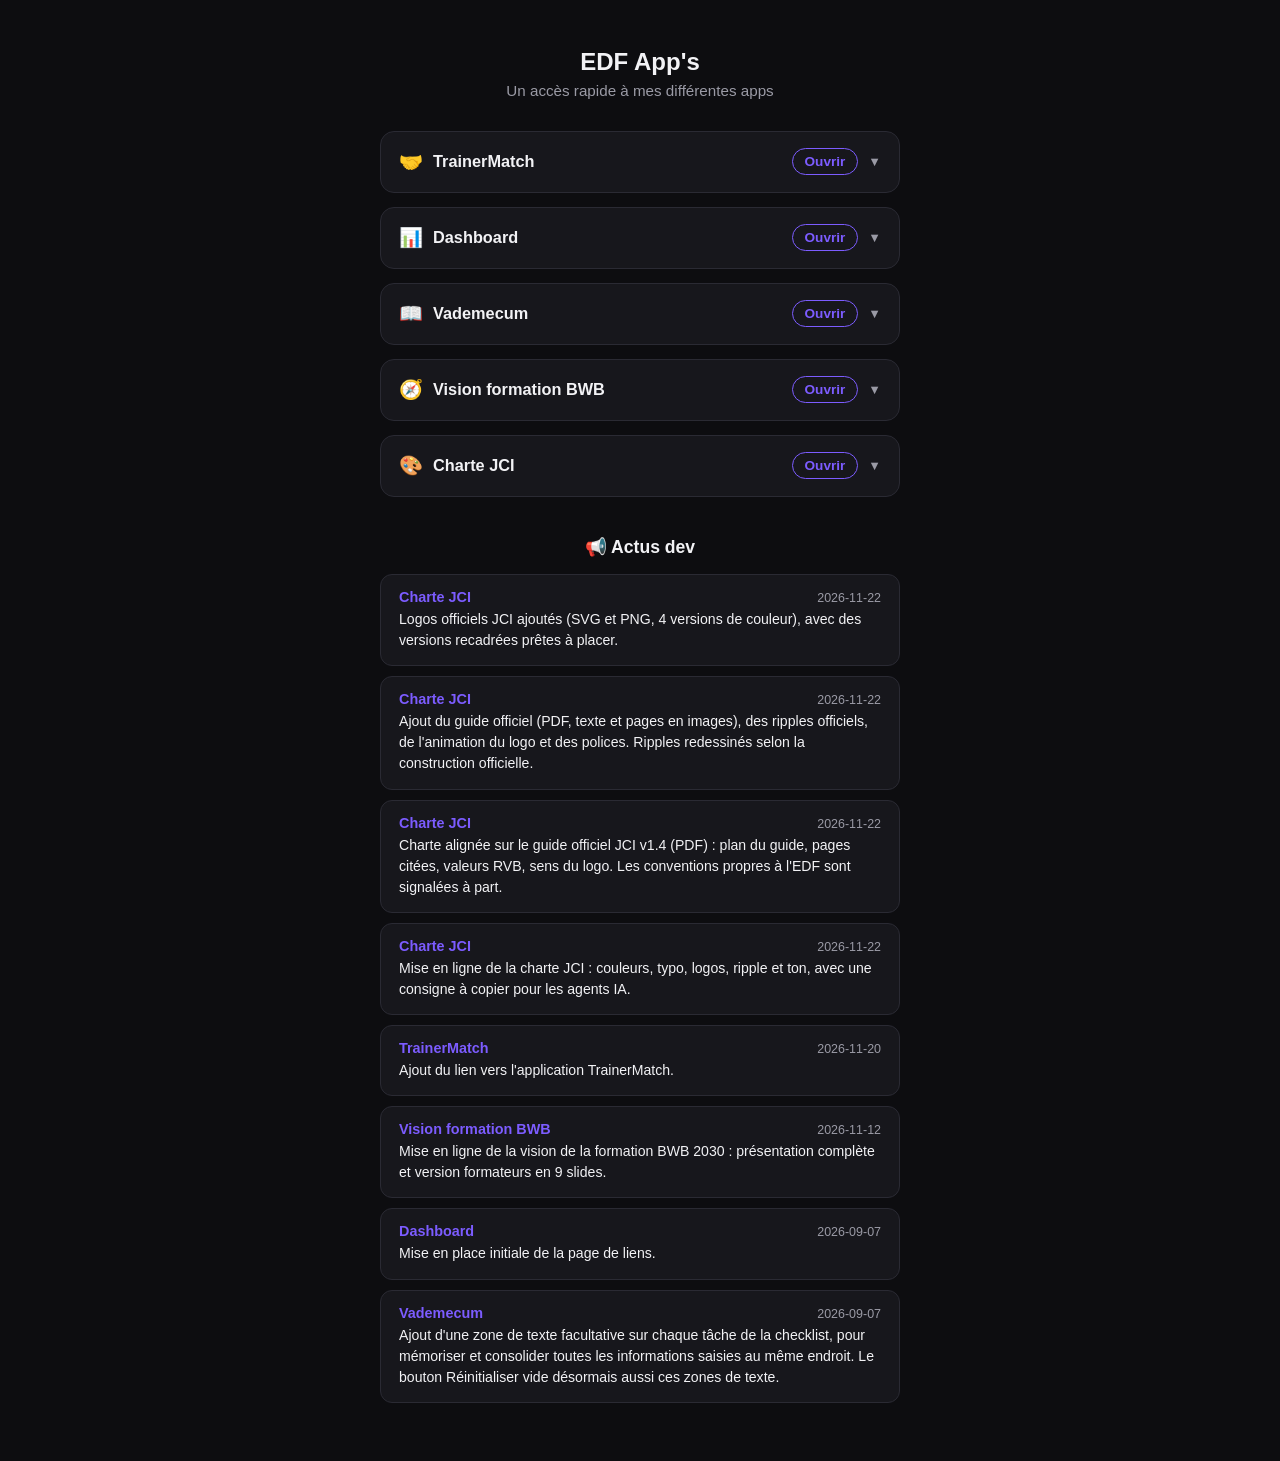
<file: index.html>
<!DOCTYPE html>
<html lang="fr">
<head>
<meta charset="UTF-8">
<meta name="viewport" content="width=device-width, initial-scale=1.0">
<title>EDF App's</title>
<style>
  :root{
    --bg:#0d0d10;
    --card:#17171c;
    --card-hover:#1f1f26;
    --text:#f2f2f5;
    --muted:#9a9aa5;
    --accent:#7c5cff;
    --border:#2a2a33;
  }
  *{box-sizing:border-box;}
  body{
    margin:0;
    min-height:100vh;
    background:var(--bg);
    color:var(--text);
    font-family:-apple-system,BlinkMacSystemFont,"Segoe UI",Roboto,Helvetica,Arial,sans-serif;
    display:flex;
    justify-content:center;
    padding:48px 16px;
  }
  .wrap{
    width:100%;
    max-width:520px;
  }
  header{
    text-align:center;
    margin-bottom:32px;
  }
  header h1{
    font-size:1.5rem;
    margin:0 0 6px;
  }
  header p{
    color:var(--muted);
    margin:0;
    font-size:0.95rem;
  }
  .app-card{
    background:var(--card);
    border:1px solid var(--border);
    border-radius:14px;
    margin-bottom:14px;
    overflow:hidden;
    transition:background 0.2s ease;
  }
  .app-card:hover{
    background:var(--card-hover);
  }
  .app-button{
    display:flex;
    align-items:center;
    justify-content:space-between;
    gap:12px;
    padding:16px 18px;
    cursor:pointer;
    user-select:none;
  }
  .app-title{
    display:flex;
    align-items:center;
    gap:10px;
    font-weight:600;
    font-size:1.02rem;
  }
  .app-icon{
    font-size:1.2rem;
  }
  .app-actions{
    display:flex;
    align-items:center;
    gap:10px;
  }
  .app-link{
    color:var(--accent);
    text-decoration:none;
    font-size:0.85rem;
    font-weight:600;
    border:1px solid var(--accent);
    padding:5px 12px;
    border-radius:20px;
    white-space:nowrap;
  }
  .app-link:hover{
    background:var(--accent);
    color:#fff;
  }
  .chevron{
    color:var(--muted);
    transition:transform 0.2s ease;
    font-size:0.8rem;
  }
  .app-card.open .chevron{
    transform:rotate(180deg);
  }
  .app-desc{
    max-height:0;
    overflow:hidden;
    transition:max-height 0.25s ease;
    border-top:1px solid transparent;
  }
  .app-card.open .app-desc{
    max-height:300px;
    border-top:1px solid var(--border);
  }
  .app-desc p{
    margin:0;
    padding:14px 18px 18px;
    color:var(--muted);
    font-size:0.9rem;
    line-height:1.5;
  }
  section.news{
    margin-top:40px;
  }
  section.news h2{
    font-size:1.1rem;
    margin:0 0 16px;
    text-align:center;
  }
  .news-item{
    background:var(--card);
    border:1px solid var(--border);
    border-radius:12px;
    padding:14px 18px;
    margin-bottom:10px;
  }
  .news-item .news-top{
    display:flex;
    justify-content:space-between;
    align-items:baseline;
    gap:10px;
    margin-bottom:4px;
  }
  .news-item .news-app{
    font-weight:600;
    font-size:0.9rem;
    color:var(--accent);
  }
  .news-item .news-date{
    font-size:0.78rem;
    color:var(--muted);
    white-space:nowrap;
  }
  .news-item p{
    margin:0;
    font-size:0.88rem;
    color:var(--text);
    line-height:1.5;
  }
  footer{
    text-align:center;
    margin-top:40px;
    color:var(--muted);
    font-size:0.78rem;
  }
</style>
</head>
<body>
<div class="wrap">

  <header>
    <h1>EDF App's</h1>
    <p>Un accès rapide à mes différentes apps</p>
  </header>

  <div id="apps"></div>

  <section class="news">
    <h2>📢 Actus dev</h2>
    <div id="news"></div>
  </section>

</div>

<script>
/* ============================================================
   POUR METTRE À JOUR LE SITE : modifie uniquement les 2 tableaux
   ci-dessous (APPS et NEWS), rien d'autre à toucher.
   ============================================================ */

const APPS = [
  {
    icon: "🤝",
    name: "TrainerMatch",
    url: "https://trainermatch-nu.vercel.app/",
    description: "L'application de l'École de la Formation JCI BWB : trouver une formation ou un formateur, organiser des sessions, suivre son parcours et ses certificats."
  },
  {
    icon: "📊",
    name: "Dashboard",
    url: "https://edf-jci-bwb-app.github.io/AppTest/dashboard/",
    description: "Tableau de bord de l'application — vue d'ensemble et suivi des données."
  },
  {
    icon: "📖",
    name: "Vademecum",
    url: "https://edf-jci-bwb-app.github.io/AppTest/vademecum/",
    description: "Guide de référence / vademecum consultable en ligne."
  },
  {
    icon: "🧭",
    name: "Vision formation BWB",
    url: "https://edf-jci-bwb-app.github.io/AppTest/vision/",
    description: "La vision de la formation JCI BWB à l'horizon 2030 : présentation complète (vision, mission, axes, objectifs, priorités) et version formateurs en slides."
  },
  {
    icon: "🎨",
    name: "Charte JCI",
    url: "https://edf-jci-bwb-app.github.io/AppTest/charte-jci/",
    description: "La charte graphique et éditoriale JCI (couleurs, typo, logos, ripple, ton) en un seul endroit, avec les logos et motifs à télécharger. Lisible aussi par un agent IA pour produire des contenus conformes."
  }
];

const NEWS = [
  {
    app: "Charte JCI",
    date: "2026-11-22",
    text: "Logos officiels JCI ajoutés (SVG et PNG, 4 versions de couleur), avec des versions recadrées prêtes à placer."
  },
  {
    app: "Charte JCI",
    date: "2026-11-22",
    text: "Ajout du guide officiel (PDF, texte et pages en images), des ripples officiels, de l'animation du logo et des polices. Ripples redessinés selon la construction officielle."
  },
  {
    app: "Charte JCI",
    date: "2026-11-22",
    text: "Charte alignée sur le guide officiel JCI v1.4 (PDF) : plan du guide, pages citées, valeurs RVB, sens du logo. Les conventions propres à l'EDF sont signalées à part."
  },
  {
    app: "Charte JCI",
    date: "2026-11-22",
    text: "Mise en ligne de la charte JCI : couleurs, typo, logos, ripple et ton, avec une consigne à copier pour les agents IA."
  },
  {
    app: "TrainerMatch",
    date: "2026-11-20",
    text: "Ajout du lien vers l'application TrainerMatch."
  },
  {
    app: "Vision formation BWB",
    date: "2026-11-12",
    text: "Mise en ligne de la vision de la formation BWB 2030 : présentation complète et version formateurs en 9 slides."
  },
  {
    app: "Dashboard",
    date: "2026-09-07",
    text: "Mise en place initiale de la page de liens."
  },
  {
    app: "Vademecum",
    date: "2026-09-07",
    text: "Ajout d'une zone de texte facultative sur chaque tâche de la checklist, pour mémoriser et consolider toutes les informations saisies au même endroit. Le bouton Réinitialiser vide désormais aussi ces zones de texte."
  }
];

/* ============================================================
   Rendu — ne pas modifier en dessous de cette ligne
   ============================================================ */

const appsContainer = document.getElementById("apps");
APPS.forEach((app, i) => {
  const card = document.createElement("div");
  card.className = "app-card";
  card.innerHTML = `
    <div class="app-button" data-idx="${i}">
      <div class="app-title"><span class="app-icon">${app.icon || "🔗"}</span>${app.name}</div>
      <div class="app-actions">
        <a class="app-link" href="${app.url}" target="_blank" rel="noopener" onclick="event.stopPropagation()">Ouvrir</a>
        <span class="chevron">▼</span>
      </div>
    </div>
    <div class="app-desc"><p>${app.description}</p></div>
  `;
  card.querySelector(".app-button").addEventListener("click", () => {
    card.classList.toggle("open");
  });
  appsContainer.appendChild(card);
});

const newsContainer = document.getElementById("news");
if (NEWS.length === 0) {
  newsContainer.innerHTML = '<p style="text-align:center;color:var(--muted);font-size:0.88rem;">Aucune mise à jour récente.</p>';
} else {
  NEWS
    .slice()
    .sort((a, b) => new Date(b.date) - new Date(a.date))
    .forEach(item => {
      const el = document.createElement("div");
      el.className = "news-item";
      el.innerHTML = `
        <div class="news-top">
          <span class="news-app">${item.app}</span>
          <span class="news-date">${item.date}</span>
        </div>
        <p>${item.text}</p>
      `;
      newsContainer.appendChild(el);
    });
}
</script>
</body>
</html>
</file>
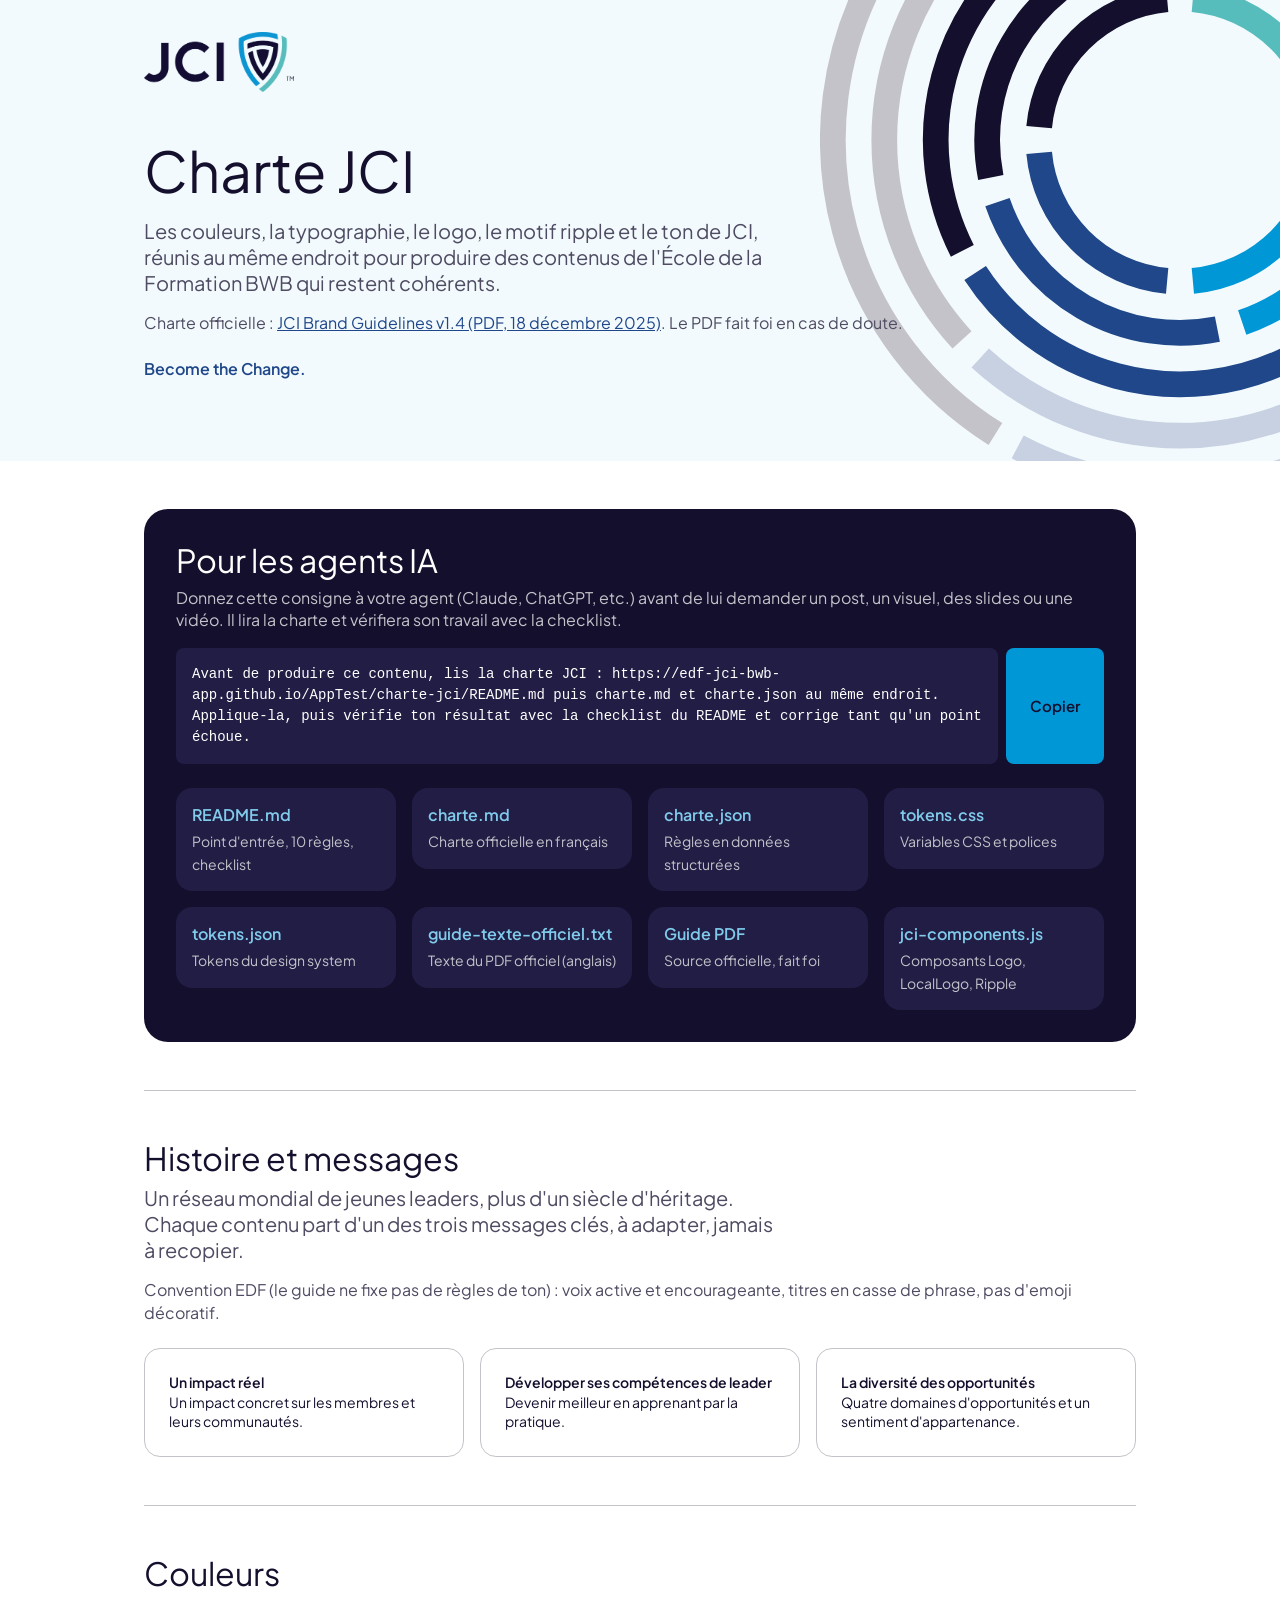
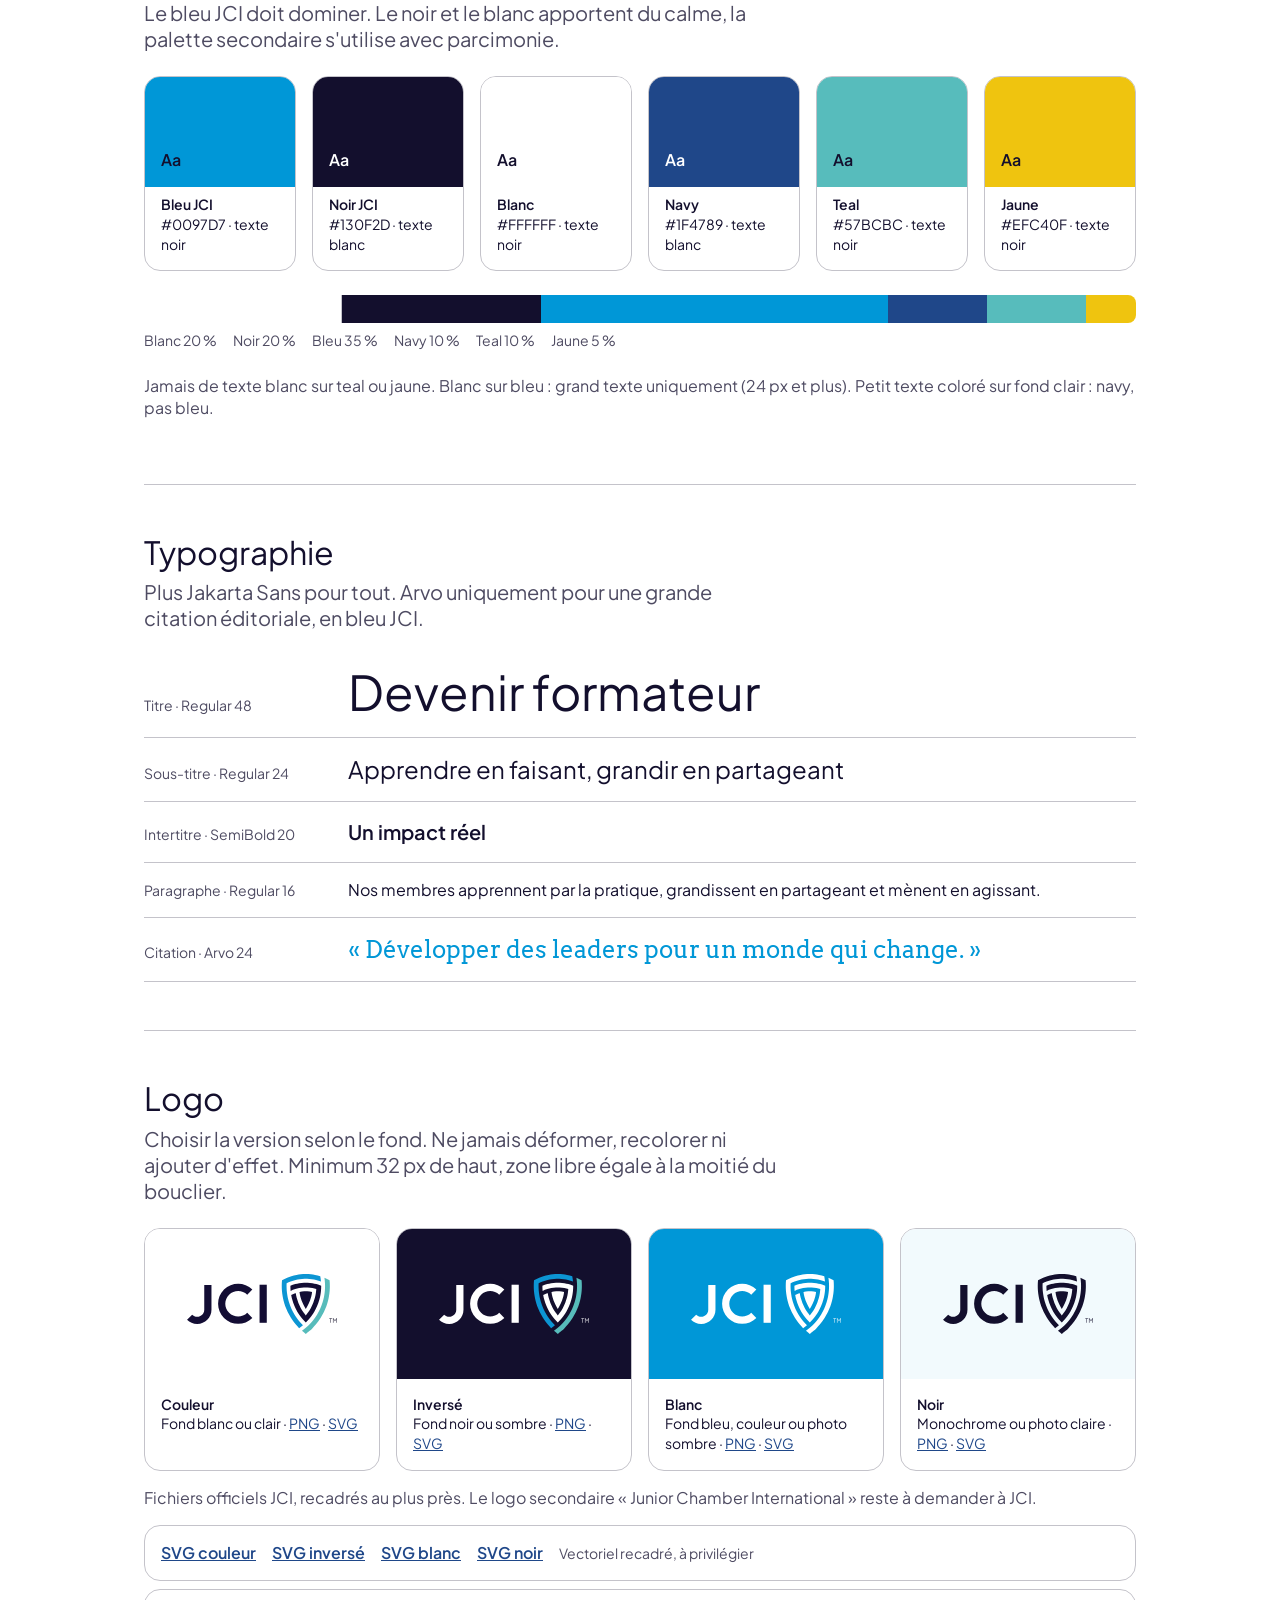
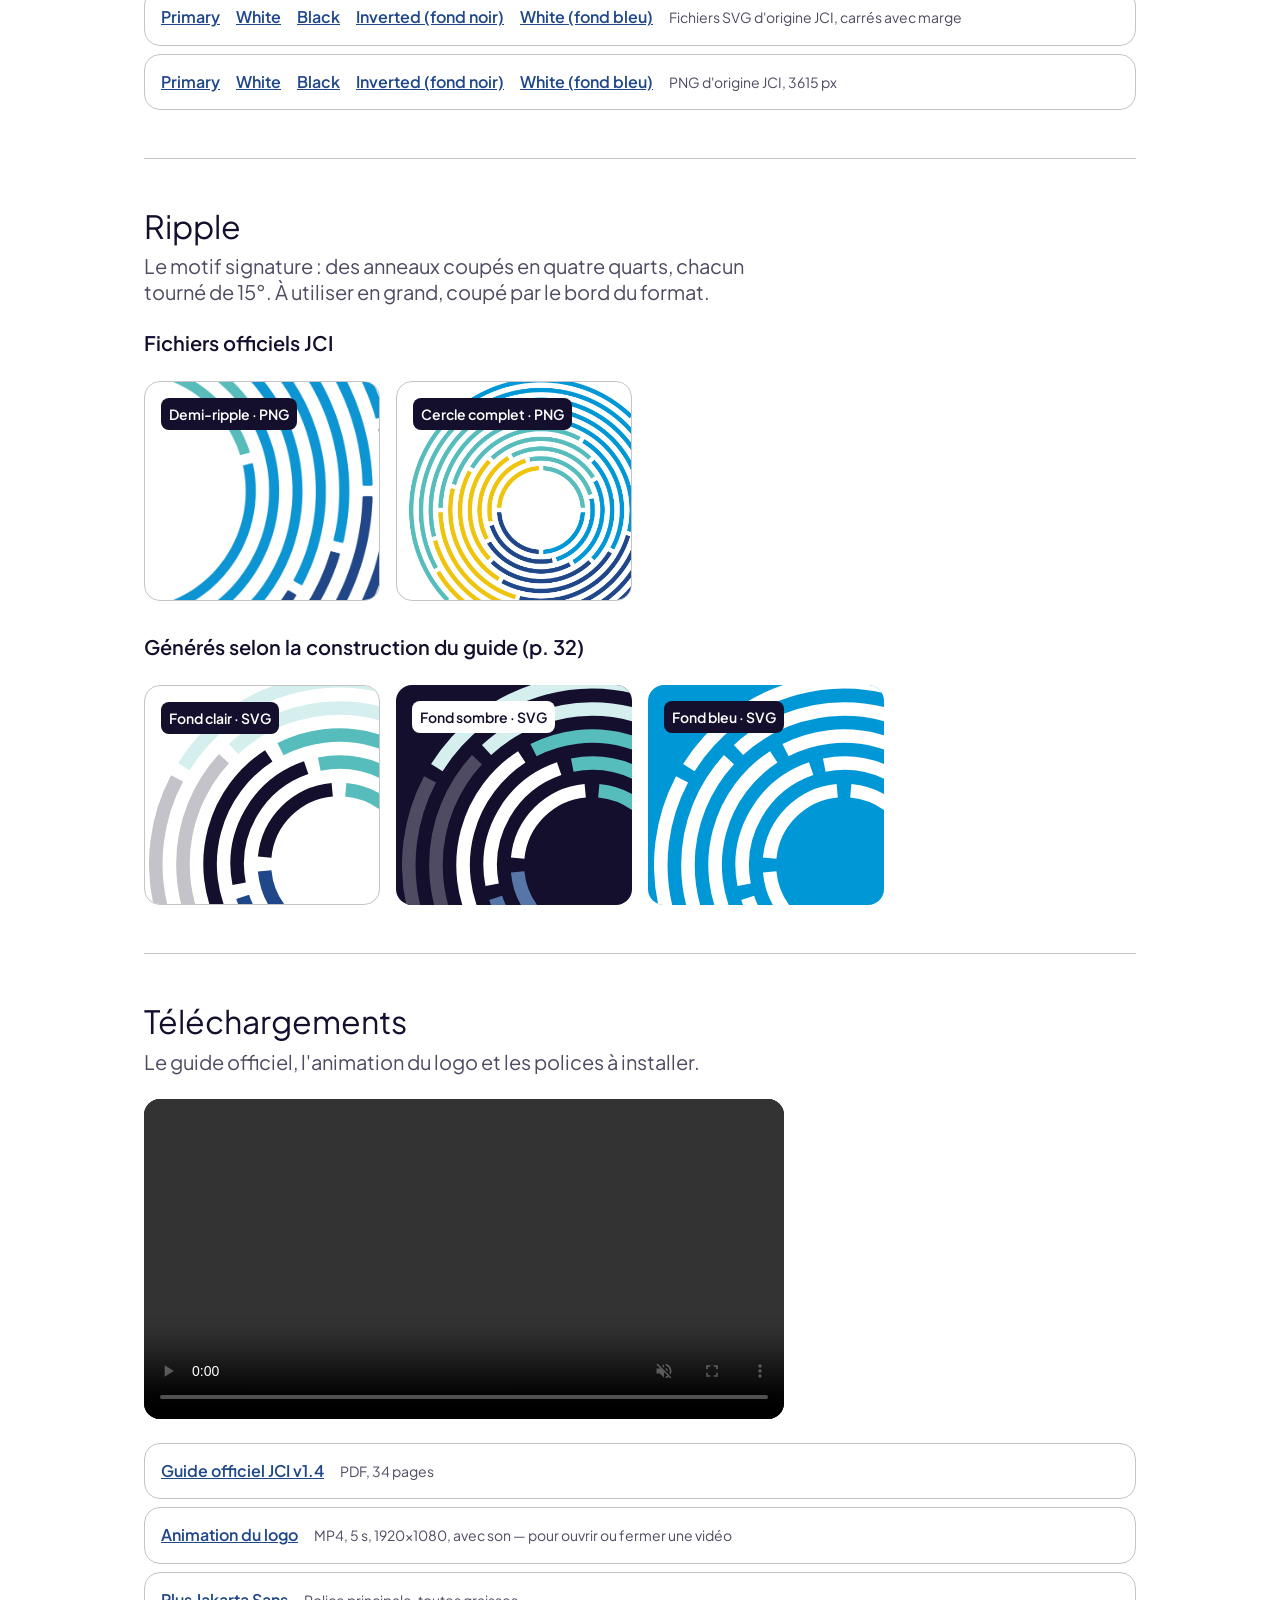
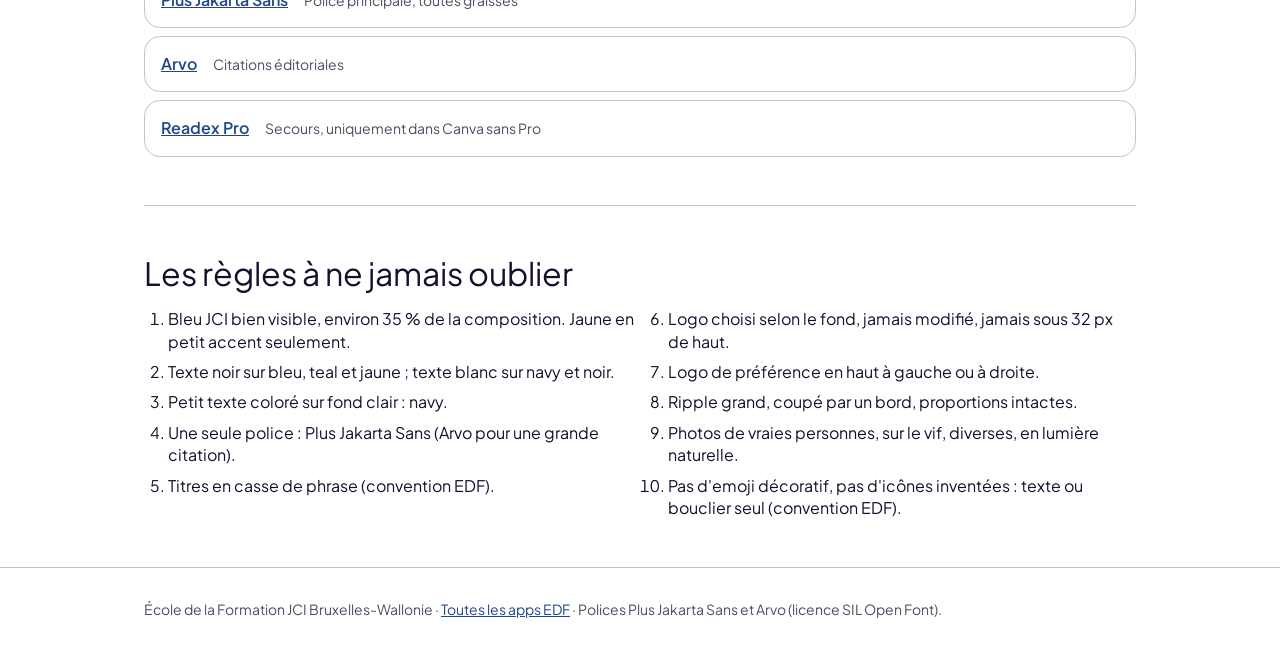
<file: charte-jci/index.html>
<!DOCTYPE html>
<html lang="fr">
<head>
<meta charset="UTF-8">
<meta name="viewport" content="width=device-width, initial-scale=1.0">
<title>Charte JCI — École de la Formation BWB</title>
<meta name="description" content="Charte graphique et éditoriale JCI (Brand Guidelines v1.4), lisible par les personnes et par les agents IA.">
<link rel="alternate" type="text/markdown" href="README.md" title="Point d'entrée pour agents IA">
<link rel="alternate" type="application/json" href="charte.json" title="Règles structurées">
<link rel="stylesheet" href="tokens/tokens.css">
<style>
  *{box-sizing:border-box}
  body{margin:0;background:var(--surface);color:var(--ink);font-family:var(--font-sans);font-size:16px;line-height:1.4}
  a{color:var(--accent-text)}
  .wrap{max-width:1040px;margin:0 auto;padding:0 var(--space-4)}
  section{padding:var(--space-6) 0;border-top:1px solid var(--jci-black-25)}
  h1,h2,h3{font-weight:400;margin:0}
  h2{font-size:32px;line-height:1.2;margin-bottom:var(--space-2)}
  h3{font-size:20px;font-weight:600;line-height:1.4;margin-bottom:var(--space-2)}
  p{margin:0 0 var(--space-3)}
  .lead{font-size:20px;line-height:1.3;color:var(--ink-muted);max-width:640px}
  .muted{color:var(--ink-muted)}

  /* En-tête */
  .hero{position:relative;overflow:hidden;background:var(--surface-tint);padding:var(--space-5) 0 var(--space-7)}
  .hero .ripple{position:absolute;right:-260px;top:-220px;width:720px;pointer-events:none}
  .hero .wrap{position:relative}
  .hero img.logo{width:150px;height:auto;display:block;margin-bottom:var(--space-6)}
  .hero h1{font-size:56px;line-height:1.1;max-width:560px;margin-bottom:var(--space-3)}
  .hero .sig{font-weight:600;color:var(--accent-text);margin-top:var(--space-4)}

  /* Encadré agents */
  .agent{background:var(--jci-black);color:var(--jci-white);border-radius:var(--radius-lg);padding:var(--space-5);position:relative;overflow:hidden}
  .agent h2{color:var(--jci-white)}
  .agent p{color:var(--jci-black-25)}
  .agent a{color:var(--jci-blue-50)}
  .prompt{display:flex;gap:var(--space-2);align-items:stretch;margin:var(--space-3) 0 var(--space-4)}
  .prompt code{flex:1;background:#221d45;border-radius:var(--radius-sm);padding:var(--space-3);font-family:ui-monospace,Menlo,Consolas,monospace;font-size:14px;line-height:1.5;color:var(--jci-white);white-space:pre-wrap}
  button{font:600 15px var(--font-sans);border:0;border-radius:var(--radius-sm);padding:0 var(--space-4);min-height:44px;cursor:pointer;background:var(--jci-blue);color:var(--on-accent)}
  button:focus-visible,a:focus-visible{outline:3px solid var(--jci-yellow);outline-offset:2px}
  .files{display:grid;grid-template-columns:repeat(auto-fill,minmax(220px,1fr));gap:var(--space-3);margin:0;padding:0;list-style:none}
  .files a{display:block;background:#221d45;border-radius:var(--radius-md);padding:var(--space-3);text-decoration:none;color:var(--jci-white);min-height:44px}
  .files a strong{display:block;color:var(--jci-blue-50);font-weight:600;margin-bottom:var(--space-1)}
  .files a span{font-size:14px;color:var(--jci-black-25)}

  /* Couleurs */
  .swatches{display:grid;grid-template-columns:repeat(auto-fill,minmax(150px,1fr));gap:var(--space-3);margin-top:var(--space-4)}
  .sw{border-radius:var(--radius-md);overflow:hidden;border:1px solid var(--jci-black-25)}
  .sw .chip{height:110px;padding:var(--space-3);display:flex;align-items:flex-end;font-weight:600}
  .sw .meta{padding:var(--space-2) var(--space-3) var(--space-3);font-size:14px}
  .sw .meta b{display:block;font-weight:600}
  .bar{display:flex;height:28px;border-radius:var(--radius-sm);overflow:hidden;margin-top:var(--space-4)}
  .bar div{height:100%}
  .legend{display:flex;flex-wrap:wrap;gap:var(--space-3);margin-top:var(--space-2);font-size:14px;color:var(--ink-muted)}

  /* Typo */
  .type-row{display:grid;grid-template-columns:180px 1fr;gap:var(--space-4);align-items:baseline;padding:var(--space-3) 0;border-bottom:1px solid var(--jci-black-25)}
  .type-row .lbl{font-size:14px;color:var(--ink-muted)}

  /* Logos */
  .logos{display:grid;grid-template-columns:repeat(auto-fill,minmax(230px,1fr));gap:var(--space-3);margin-top:var(--space-4)}
  .lg{border-radius:var(--radius-md);overflow:hidden;border:1px solid var(--jci-black-25)}
  .lg .stage{height:150px;display:flex;align-items:center;justify-content:center;padding:var(--space-4)}
  .lg .stage img{width:150px;height:auto}
  .lg .meta{padding:var(--space-3);font-size:14px}
  .lg .meta b{display:block;font-weight:600}

  /* Ripple */
  .ripples{display:grid;grid-template-columns:repeat(auto-fill,minmax(230px,1fr));gap:var(--space-3);margin-top:var(--space-4)}
  .rp{border-radius:var(--radius-md);overflow:hidden;position:relative;height:220px}
  .rp img{position:absolute;width:380px;right:-150px;bottom:-150px}
  .rp a{position:absolute;left:var(--space-3);top:var(--space-3);font-weight:600;font-size:14px;padding:var(--space-1) var(--space-2);border-radius:var(--radius-sm);text-decoration:none;min-height:32px;display:inline-flex;align-items:center}

  .rules{columns:2 320px;column-gap:var(--space-5);padding-left:var(--space-4);margin:var(--space-3) 0 0}
  .rules li{margin-bottom:var(--space-2);break-inside:avoid}
  .dl{list-style:none;margin:0;padding:0;display:grid;gap:var(--space-2)}
  .dl li{display:flex;flex-wrap:wrap;gap:var(--space-1) var(--space-3);align-items:baseline;padding:var(--space-3);border:1px solid var(--jci-black-25);border-radius:var(--radius-md)}
  .dl a{font-weight:600}
  .dl span{color:var(--ink-muted);font-size:14px}
  footer{padding:var(--space-5) 0 var(--space-6);color:var(--ink-muted);font-size:14px;border-top:1px solid var(--jci-black-25)}
  @media (max-width:640px){
    .hero h1{font-size:40px}
    .hero .ripple{width:340px;right:-190px;top:-190px}
    .hero img.logo{margin-bottom:var(--space-5)}
    .type-row{grid-template-columns:1fr;gap:var(--space-1)}
    .prompt{flex-direction:column}
  }
</style>
</head>
<body>

<header class="hero">
  <img class="ripple" src="assets/ripple/ripple-fond-clair.svg" alt="">
  <div class="wrap">
    <img class="logo" src="assets/logos/jci-logo-default.png" alt="JCI">
    <h1>Charte JCI</h1>
    <p class="lead">Les couleurs, la typographie, le logo, le motif ripple et le ton de JCI, réunis au même endroit pour produire des contenus de l'École de la Formation BWB qui restent cohérents.</p>
    <p class="muted">Charte officielle : <a href="guide/JCI_Brand-Guide-v1-4.pdf">JCI Brand Guidelines v1.4 (PDF, 18 décembre 2025)</a>. Le PDF fait foi en cas de doute.</p>
    <p class="sig">Become the Change.</p>
  </div>
</header>

<main class="wrap">

  <section style="border-top:0">
    <div class="agent">
      <h2>Pour les agents IA</h2>
      <p>Donnez cette consigne à votre agent (Claude, ChatGPT, etc.) avant de lui demander un post, un visuel, des slides ou une vidéo. Il lira la charte et vérifiera son travail avec la checklist.</p>
      <div class="prompt">
        <code id="prompt">Avant de produire ce contenu, lis la charte JCI : https://edf-jci-bwb-app.github.io/AppTest/charte-jci/README.md puis charte.md et charte.json au même endroit. Applique-la, puis vérifie ton résultat avec la checklist du README et corrige tant qu'un point échoue.</code>
        <button type="button" id="copy" aria-live="polite">Copier</button>
      </div>
      <ul class="files">
        <li><a href="README.md"><strong>README.md</strong><span>Point d'entrée, 10 règles, checklist</span></a></li>
        <li><a href="charte.md"><strong>charte.md</strong><span>Charte officielle en français</span></a></li>
        <li><a href="charte.json"><strong>charte.json</strong><span>Règles en données structurées</span></a></li>
        <li><a href="tokens/tokens.css"><strong>tokens.css</strong><span>Variables CSS et polices</span></a></li>
        <li><a href="tokens/tokens.json"><strong>tokens.json</strong><span>Tokens du design system</span></a></li>
        <li><a href="guide/guide-texte-officiel.txt"><strong>guide-texte-officiel.txt</strong><span>Texte du PDF officiel (anglais)</span></a></li>
        <li><a href="guide/JCI_Brand-Guide-v1-4.pdf"><strong>Guide PDF</strong><span>Source officielle, fait foi</span></a></li>
        <li><a href="composants/jci-components.js"><strong>jci-components.js</strong><span>Composants Logo, LocalLogo, Ripple</span></a></li>
      </ul>
    </div>
  </section>

  <section id="ton">
    <h2>Histoire et messages</h2>
    <p class="lead">Un réseau mondial de jeunes leaders, plus d'un siècle d'héritage. Chaque contenu part d'un des trois messages clés, à adapter, jamais à recopier.</p>
    <p class="muted">Convention EDF (le guide ne fixe pas de règles de ton) : voix active et encourageante, titres en casse de phrase, pas d'emoji décoratif.</p>
    <div class="swatches" style="grid-template-columns:repeat(auto-fill,minmax(280px,1fr))">
      <div class="sw"><div class="meta" style="padding:var(--space-4)"><b>Un impact réel</b>Un impact concret sur les membres et leurs communautés.</div></div>
      <div class="sw"><div class="meta" style="padding:var(--space-4)"><b>Développer ses compétences de leader</b>Devenir meilleur en apprenant par la pratique.</div></div>
      <div class="sw"><div class="meta" style="padding:var(--space-4)"><b>La diversité des opportunités</b>Quatre domaines d'opportunités et un sentiment d'appartenance.</div></div>
    </div>
  </section>

  <section id="couleurs">
    <h2>Couleurs</h2>
    <p class="lead">Le bleu JCI doit dominer. Le noir et le blanc apportent du calme, la palette secondaire s'utilise avec parcimonie.</p>
    <div class="swatches">
      <div class="sw"><div class="chip" style="background:var(--jci-blue);color:var(--jci-black)">Aa</div><div class="meta"><b>Bleu JCI</b>#0097D7 · texte noir</div></div>
      <div class="sw"><div class="chip" style="background:var(--jci-black);color:var(--jci-white)">Aa</div><div class="meta"><b>Noir JCI</b>#130F2D · texte blanc</div></div>
      <div class="sw"><div class="chip" style="background:var(--jci-white);color:var(--jci-black)">Aa</div><div class="meta"><b>Blanc</b>#FFFFFF · texte noir</div></div>
      <div class="sw"><div class="chip" style="background:var(--jci-navy);color:var(--jci-white)">Aa</div><div class="meta"><b>Navy</b>#1F4789 · texte blanc</div></div>
      <div class="sw"><div class="chip" style="background:var(--jci-teal);color:var(--jci-black)">Aa</div><div class="meta"><b>Teal</b>#57BCBC · texte noir</div></div>
      <div class="sw"><div class="chip" style="background:var(--jci-yellow);color:var(--jci-black)">Aa</div><div class="meta"><b>Jaune</b>#EFC40F · texte noir</div></div>
    </div>
    <div class="bar" role="img" aria-label="Proportions : blanc 20 %, noir 20 %, bleu 35 %, navy 10 %, teal 10 %, jaune 5 %">
      <div style="width:20%;background:var(--jci-white);border-right:1px solid var(--jci-black-25)"></div>
      <div style="width:20%;background:var(--jci-black)"></div>
      <div style="width:35%;background:var(--jci-blue)"></div>
      <div style="width:10%;background:var(--jci-navy)"></div>
      <div style="width:10%;background:var(--jci-teal)"></div>
      <div style="width:5%;background:var(--jci-yellow)"></div>
    </div>
    <div class="legend"><span>Blanc 20 %</span><span>Noir 20 %</span><span>Bleu 35 %</span><span>Navy 10 %</span><span>Teal 10 %</span><span>Jaune 5 %</span></div>
    <p class="muted" style="margin-top:var(--space-4)">Jamais de texte blanc sur teal ou jaune. Blanc sur bleu : grand texte uniquement (24 px et plus). Petit texte coloré sur fond clair : navy, pas bleu.</p>
  </section>

  <section id="typographie">
    <h2>Typographie</h2>
    <p class="lead">Plus Jakarta Sans pour tout. Arvo uniquement pour une grande citation éditoriale, en bleu JCI.</p>
    <div class="type-row"><span class="lbl">Titre · Regular 48</span><span class="jci-title">Devenir formateur</span></div>
    <div class="type-row"><span class="lbl">Sous-titre · Regular 24</span><span class="jci-subtitle">Apprendre en faisant, grandir en partageant</span></div>
    <div class="type-row"><span class="lbl">Intertitre · SemiBold 20</span><span class="jci-subheading">Un impact réel</span></div>
    <div class="type-row"><span class="lbl">Paragraphe · Regular 16</span><span class="jci-paragraph">Nos membres apprennent par la pratique, grandissent en partageant et mènent en agissant.</span></div>
    <div class="type-row"><span class="lbl">Citation · Arvo 24</span><span class="jci-quote" style="color:var(--jci-blue)">« Développer des leaders pour un monde qui change. »</span></div>
  </section>

  <section id="logo">
    <h2>Logo</h2>
    <p class="lead">Choisir la version selon le fond. Ne jamais déformer, recolorer ni ajouter d'effet. Minimum 32 px de haut, zone libre égale à la moitié du bouclier.</p>
    <div class="logos">
      <div class="lg"><div class="stage" style="background:var(--jci-white)"><img src="assets/logos/svg/jci-logo-default.svg" alt="Logo JCI couleur"></div><div class="meta"><b>Couleur</b>Fond blanc ou clair · <a href="assets/logos/jci-logo-default.png" download>PNG</a> · <a href="assets/logos/svg/jci-logo-default.svg" download>SVG</a></div></div>
      <div class="lg"><div class="stage" style="background:var(--jci-black)"><img src="assets/logos/svg/jci-logo-inverted.svg" alt="Logo JCI inversé"></div><div class="meta"><b>Inversé</b>Fond noir ou sombre · <a href="assets/logos/jci-logo-inverted.png" download>PNG</a> · <a href="assets/logos/svg/jci-logo-inverted.svg" download>SVG</a></div></div>
      <div class="lg"><div class="stage" style="background:var(--jci-blue)"><img src="assets/logos/svg/jci-logo-white.svg" alt="Logo JCI blanc"></div><div class="meta"><b>Blanc</b>Fond bleu, couleur ou photo sombre · <a href="assets/logos/jci-logo-white.png" download>PNG</a> · <a href="assets/logos/svg/jci-logo-white.svg" download>SVG</a></div></div>
      <div class="lg"><div class="stage" style="background:var(--surface-tint)"><img src="assets/logos/svg/jci-logo-black.svg" alt="Logo JCI noir"></div><div class="meta"><b>Noir</b>Monochrome ou photo claire · <a href="assets/logos/jci-logo-black.png" download>PNG</a> · <a href="assets/logos/svg/jci-logo-black.svg" download>SVG</a></div></div>
    </div>
    <p class="muted" style="margin-top:var(--space-3)">Fichiers officiels JCI, recadrés au plus près. Le logo secondaire « Junior Chamber International » reste à demander à JCI.</p>
    <ul class="dl" style="margin-top:var(--space-3)">
      <li><a href="assets/logos/svg/jci-logo-default.svg" download>SVG couleur</a><a href="assets/logos/svg/jci-logo-inverted.svg" download>SVG inversé</a><a href="assets/logos/svg/jci-logo-white.svg" download>SVG blanc</a><a href="assets/logos/svg/jci-logo-black.svg" download>SVG noir</a><span>Vectoriel recadré, à privilégier</span></li>
      <li><a href="assets/logos/officiels/svg/JCI_Logo_Primary.svg" download>Primary</a><a href="assets/logos/officiels/svg/JCI_Logo_White.svg" download>White</a><a href="assets/logos/officiels/svg/JCI_Logo_JCI_Black.svg" download>Black</a><a href="assets/logos/officiels/svg/JCI_Logo_Inverted_on_JCI_Black.svg" download>Inverted (fond noir)</a><a href="assets/logos/officiels/svg/JCI_Logo_White_on_JCI_Blue.svg" download>White (fond bleu)</a><span>Fichiers SVG d'origine JCI, carrés avec marge</span></li>
      <li><a href="assets/logos/officiels/png/JCI_Logo_Primary.png" download>Primary</a><a href="assets/logos/officiels/png/JCI_Logo_White.png" download>White</a><a href="assets/logos/officiels/png/JCI_Logo_JCI_Black.png" download>Black</a><a href="assets/logos/officiels/png/JCI_Logo_Inverted_on_JCI_Black.png" download>Inverted (fond noir)</a><a href="assets/logos/officiels/png/JCI_Logo_White_on_JCI_Blue.png" download>White (fond bleu)</a><span>PNG d'origine JCI, 3615 px</span></li>
    </ul>
  </section>

  <section id="ripple">
    <h2>Ripple</h2>
    <p class="lead">Le motif signature : des anneaux coupés en quatre quarts, chacun tourné de 15°. À utiliser en grand, coupé par le bord du format.</p>
    <h3 style="margin-top:var(--space-4)">Fichiers officiels JCI</h3>
    <div class="ripples">
      <div class="rp" style="background:var(--jci-white);border:1px solid var(--jci-black-25)"><img src="assets/ripple/officiels/jci-ripples-half.png" alt="Demi-ripple officiel bleu, teal et navy" style="width:auto;height:100%;right:0;bottom:0;top:0"><a href="assets/ripple/officiels/jci-ripples-half.png" download style="background:var(--jci-black);color:var(--jci-white)">Demi-ripple · PNG</a></div>
      <div class="rp" style="background:var(--jci-white);border:1px solid var(--jci-black-25)"><img src="assets/ripple/officiels/jci-ripples-cercle-a01.png" alt="Cercle ripple officiel multicolore" style="width:300px;right:-60px;bottom:-60px"><a href="assets/ripple/officiels/jci-ripples-cercle-a01.png" download style="background:var(--jci-black);color:var(--jci-white)">Cercle complet · PNG</a></div>
    </div>
    <h3 style="margin-top:var(--space-5)">Générés selon la construction du guide (p. 32)</h3>
    <div class="ripples">
      <div class="rp" style="background:var(--jci-white);border:1px solid var(--jci-black-25)"><img src="assets/ripple/ripple-fond-clair.svg" alt="Ripple pour fond clair"><a href="assets/ripple/ripple-fond-clair.svg" download style="background:var(--jci-black);color:var(--jci-white)">Fond clair · SVG</a></div>
      <div class="rp" style="background:var(--jci-black)"><img src="assets/ripple/ripple-fond-sombre.svg" alt="Ripple pour fond sombre"><a href="assets/ripple/ripple-fond-sombre.svg" download style="background:var(--jci-white);color:var(--jci-black)">Fond sombre · SVG</a></div>
      <div class="rp" style="background:var(--jci-blue)"><img src="assets/ripple/ripple-blanc.svg" alt="Ripple blanc pour fond bleu"><a href="assets/ripple/ripple-blanc.svg" download style="background:var(--jci-black);color:var(--jci-white)">Fond bleu · SVG</a></div>
    </div>
  </section>

  <section id="fichiers">
    <h2>Téléchargements</h2>
    <p class="lead">Le guide officiel, l'animation du logo et les polices à installer.</p>
    <video src="assets/video/jci-logo-animation-short.mp4" controls muted playsinline preload="metadata" style="width:100%;max-width:640px;border-radius:var(--radius-md);display:block;margin:var(--space-4) 0;background:var(--jci-black)"></video>
    <ul class="dl">
      <li><a href="guide/JCI_Brand-Guide-v1-4.pdf">Guide officiel JCI v1.4</a><span>PDF, 34 pages</span></li>
      <li><a href="assets/video/jci-logo-animation-short.mp4" download>Animation du logo</a><span>MP4, 5 s, 1920×1080, avec son — pour ouvrir ou fermer une vidéo</span></li>
      <li><a href="assets/fonts/zip/Plus_Jakarta_Sans.zip" download>Plus Jakarta Sans</a><span>Police principale, toutes graisses</span></li>
      <li><a href="assets/fonts/zip/Arvo.zip" download>Arvo</a><span>Citations éditoriales</span></li>
      <li><a href="assets/fonts/zip/Readex_Pro.zip" download>Readex Pro</a><span>Secours, uniquement dans Canva sans Pro</span></li>
    </ul>
  </section>

  <section id="regles">
    <h2>Les règles à ne jamais oublier</h2>
    <ol class="rules">
      <li>Bleu JCI bien visible, environ 35 % de la composition. Jaune en petit accent seulement.</li>
      <li>Texte noir sur bleu, teal et jaune ; texte blanc sur navy et noir.</li>
      <li>Petit texte coloré sur fond clair : navy.</li>
      <li>Une seule police : Plus Jakarta Sans (Arvo pour une grande citation).</li>
      <li>Titres en casse de phrase (convention EDF).</li>
      <li>Logo choisi selon le fond, jamais modifié, jamais sous 32 px de haut.</li>
      <li>Logo de préférence en haut à gauche ou à droite.</li>
      <li>Ripple grand, coupé par un bord, proportions intactes.</li>
      <li>Photos de vraies personnes, sur le vif, diverses, en lumière naturelle.</li>
      <li>Pas d'emoji décoratif, pas d'icônes inventées : texte ou bouclier seul (convention EDF).</li>
    </ol>
  </section>

</main>

<footer>
  <div class="wrap">École de la Formation JCI Bruxelles-Wallonie · <a href="../">Toutes les apps EDF</a> · Polices Plus Jakarta Sans et Arvo (licence SIL Open Font).</div>
</footer>

<script>
  document.getElementById('copy').addEventListener('click', function () {
    var b = this, t = document.getElementById('prompt').textContent;
    var done = function () { b.textContent = 'Copié'; setTimeout(function () { b.textContent = 'Copier'; }, 2000); };
    if (navigator.clipboard) { navigator.clipboard.writeText(t).then(done, function () {}); }
  });
</script>
</body>
</html>
</file>
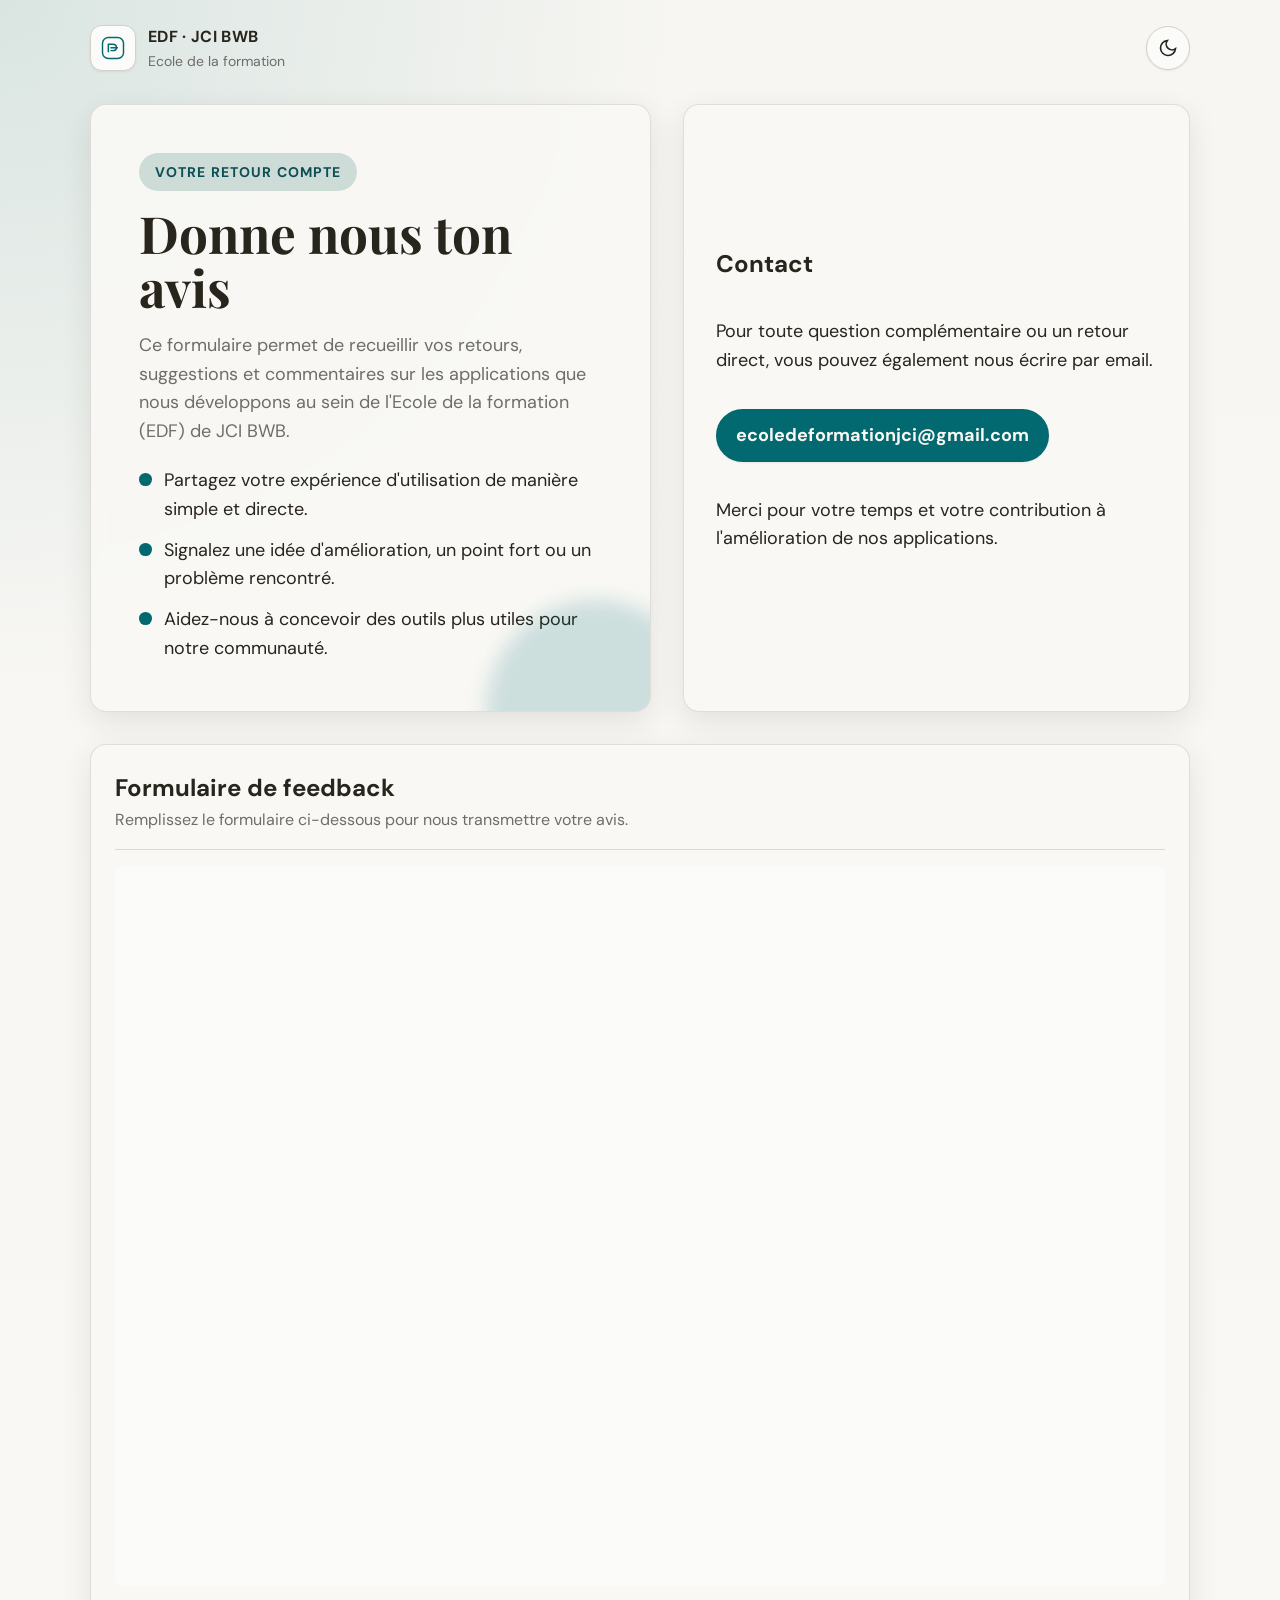
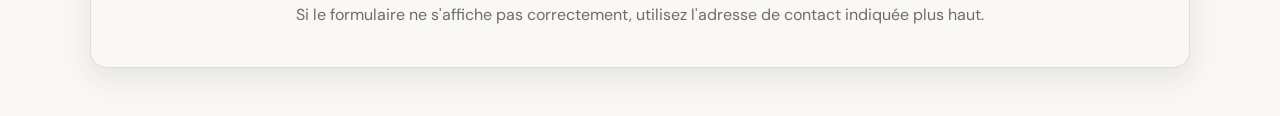
<file: form/index.html>
<!DOCTYPE html>
<html lang="fr" data-theme="light">
<head>
  <meta charset="UTF-8" />
  <meta name="viewport" content="width=device-width, initial-scale=1.0" />
  <meta name="description" content="Formulaire de feedback de l'Ecole de la formation (EDF) de JCI BWB pour recueillir avis et commentaires sur les applications développées." />
  <title>Donne nous ton avis</title>
  <link rel="preconnect" href="https://fonts.googleapis.com">
  <link rel="preconnect" href="https://fonts.gstatic.com" crossorigin>
  <link href="https://fonts.googleapis.com/css2?family=DM+Sans:wght@400;500;700&family=Playfair+Display:wght@700&display=swap" rel="stylesheet">
  <style>
    :root, [data-theme="light"] {
      --text-xs: clamp(0.75rem, 0.7rem + 0.25vw, 0.875rem);
      --text-sm: clamp(0.875rem, 0.8rem + 0.35vw, 1rem);
      --text-base: clamp(1rem, 0.95rem + 0.25vw, 1.125rem);
      --text-lg: clamp(1.125rem, 1rem + 0.75vw, 1.5rem);
      --text-xl: clamp(1.5rem, 1.2rem + 1.25vw, 2.25rem);
      --text-2xl: clamp(2rem, 1.2rem + 2.5vw, 3.5rem);

      --space-1: 0.25rem;
      --space-2: 0.5rem;
      --space-3: 0.75rem;
      --space-4: 1rem;
      --space-5: 1.25rem;
      --space-6: 1.5rem;
      --space-8: 2rem;
      --space-10: 2.5rem;
      --space-12: 3rem;
      --space-16: 4rem;

      --color-bg: #f7f6f2;
      --color-surface: #f9f8f5;
      --color-surface-2: #fbfbf9;
      --color-border: #d4d1ca;
      --color-divider: #dcd9d5;
      --color-text: #28251d;
      --color-text-muted: #6f6d67;
      --color-text-inverse: #f9f8f4;
      --color-primary: #01696f;
      --color-primary-hover: #0c4e54;
      --color-primary-highlight: #cedcd8;
      --radius-sm: 0.375rem;
      --radius-md: 0.75rem;
      --radius-lg: 1rem;
      --radius-full: 9999px;
      --shadow-sm: 0 1px 2px rgba(40, 37, 29, 0.08);
      --shadow-md: 0 10px 30px rgba(40, 37, 29, 0.10);
      --font-body: 'DM Sans', Arial, sans-serif;
      --font-display: 'Playfair Display', Georgia, serif;
      --content-default: 1100px;
      --transition-interactive: 180ms cubic-bezier(0.16, 1, 0.3, 1);
    }

    [data-theme="dark"] {
      --color-bg: #171614;
      --color-surface: #1c1b19;
      --color-surface-2: #201f1d;
      --color-border: #393836;
      --color-divider: #262523;
      --color-text: #e3e0d8;
      --color-text-muted: #a8a39a;
      --color-text-inverse: #171614;
      --color-primary: #4f98a3;
      --color-primary-hover: #6bb3bd;
      --color-primary-highlight: #253233;
      --shadow-sm: 0 1px 2px rgba(0,0,0,0.22);
      --shadow-md: 0 10px 30px rgba(0,0,0,0.35);
    }

    *, *::before, *::after { box-sizing: border-box; }
    html { scroll-behavior: smooth; }
    body {
      margin: 0;
      min-height: 100vh;
      font-family: var(--font-body);
      font-size: var(--text-base);
      line-height: 1.6;
      color: var(--color-text);
      background:
        radial-gradient(circle at top left, color-mix(in srgb, var(--color-primary) 12%, transparent), transparent 32%),
        linear-gradient(180deg, var(--color-bg), var(--color-surface));
    }

    a { color: var(--color-primary); }
    img, svg, iframe { display: block; max-width: 100%; }

    .skip-link {
      position: absolute;
      left: -9999px;
      top: var(--space-4);
      background: var(--color-primary);
      color: var(--color-text-inverse);
      padding: var(--space-3) var(--space-4);
      border-radius: var(--radius-full);
      z-index: 1000;
    }
    .skip-link:focus { left: var(--space-4); }

    .page-shell {
      width: min(calc(100% - 2rem), var(--content-default));
      margin: 0 auto;
      padding: var(--space-6) 0 var(--space-12);
    }

    .topbar {
      display: flex;
      align-items: center;
      justify-content: space-between;
      gap: var(--space-4);
      margin-bottom: var(--space-8);
    }

    .brand {
      display: inline-flex;
      align-items: center;
      gap: var(--space-3);
      text-decoration: none;
      color: inherit;
    }

    .brand-mark {
      width: 46px;
      height: 46px;
      padding: var(--space-2);
      border-radius: var(--radius-md);
      background: var(--color-surface-2);
      border: 1px solid var(--color-border);
      box-shadow: var(--shadow-sm);
      color: var(--color-primary);
    }

    .brand-copy strong {
      display: block;
      font-size: var(--text-sm);
      letter-spacing: 0.02em;
    }

    .brand-copy span {
      display: block;
      font-size: var(--text-xs);
      color: var(--color-text-muted);
    }

    .theme-toggle {
      min-width: 44px;
      min-height: 44px;
      border-radius: var(--radius-full);
      border: 1px solid var(--color-border);
      background: var(--color-surface-2);
      color: var(--color-text);
      display: inline-flex;
      align-items: center;
      justify-content: center;
      box-shadow: var(--shadow-sm);
      cursor: pointer;
      transition: transform var(--transition-interactive), background var(--transition-interactive), border-color var(--transition-interactive);
    }

    .theme-toggle:hover,
    .theme-toggle:focus-visible { transform: translateY(-1px); }

    .hero {
      display: grid;
      grid-template-columns: 1.05fr 0.95fr;
      gap: var(--space-8);
      align-items: stretch;
      margin-bottom: var(--space-8);
    }

    .hero-card,
    .form-card,
    .contact-card {
      background: color-mix(in srgb, var(--color-surface) 92%, transparent);
      border: 1px solid color-mix(in srgb, var(--color-text) 12%, transparent);
      border-radius: var(--radius-lg);
      box-shadow: var(--shadow-md);
      backdrop-filter: blur(10px);
    }

    .hero-card {
      padding: clamp(var(--space-6), 4vw, var(--space-12));
      position: relative;
      overflow: hidden;
    }

    .hero-card::after {
      content: "";
      position: absolute;
      inset: auto -10% -18% auto;
      width: 220px;
      height: 220px;
      border-radius: 50%;
      background: color-mix(in srgb, var(--color-primary) 18%, transparent);
      filter: blur(10px);
    }

    .eyebrow {
      display: inline-flex;
      align-items: center;
      gap: var(--space-2);
      padding: var(--space-2) var(--space-4);
      margin-bottom: var(--space-4);
      border-radius: var(--radius-full);
      background: var(--color-primary-highlight);
      color: var(--color-primary-hover);
      font-size: var(--text-xs);
      font-weight: 700;
      letter-spacing: 0.08em;
      text-transform: uppercase;
    }

    h1 {
      margin: 0 0 var(--space-4);
      font-family: var(--font-display);
      font-size: var(--text-2xl);
      line-height: 1.05;
      max-width: 12ch;
    }

    .lead {
      margin: 0 0 var(--space-5);
      color: var(--color-text-muted);
      max-width: 60ch;
    }

    .bullet-list {
      display: grid;
      gap: var(--space-3);
      margin: 0;
      padding: 0;
      list-style: none;
    }

    .bullet-list li {
      display: flex;
      gap: var(--space-3);
      align-items: flex-start;
    }

    .bullet-dot {
      width: 0.8rem;
      height: 0.8rem;
      margin-top: 0.45rem;
      border-radius: 50%;
      background: var(--color-primary);
      flex: 0 0 auto;
    }

    .contact-card {
      padding: clamp(var(--space-5), 3vw, var(--space-8));
      display: flex;
      flex-direction: column;
      justify-content: center;
      gap: var(--space-4);
    }

    .contact-card h2,
    .form-card h2 {
      margin: 0;
      font-size: var(--text-lg);
    }

    .contact-link {
      display: inline-flex;
      align-items: center;
      justify-content: center;
      min-height: 44px;
      width: fit-content;
      padding: var(--space-3) var(--space-5);
      border-radius: var(--radius-full);
      background: var(--color-primary);
      color: var(--color-text-inverse);
      text-decoration: none;
      font-weight: 700;
      box-shadow: var(--shadow-sm);
    }

    .contact-link:hover,
    .contact-link:focus-visible { background: var(--color-primary-hover); }

    .form-card {
      padding: clamp(var(--space-4), 2vw, var(--space-6));
    }

    .form-header {
      display: flex;
      align-items: center;
      justify-content: space-between;
      gap: var(--space-4);
      margin-bottom: var(--space-4);
      padding-bottom: var(--space-4);
      border-bottom: 1px solid var(--color-divider);
    }

    .form-header p {
      margin: 0;
      color: var(--color-text-muted);
      font-size: var(--text-sm);
    }

    .form-frame {
      width: 100%;
      min-height: 720px;
      border: 0;
      border-radius: calc(var(--radius-lg) - var(--space-2));
      background: var(--color-surface-2);
    }

    .footer-note {
      margin-top: var(--space-4);
      color: var(--color-text-muted);
      font-size: var(--text-sm);
      text-align: center;
    }

    :focus-visible {
      outline: 2px solid var(--color-primary);
      outline-offset: 3px;
    }

    @media (max-width: 860px) {
      .hero {
        grid-template-columns: 1fr;
      }

      .topbar,
      .form-header {
        align-items: flex-start;
      }

      .form-header {
        flex-direction: column;
      }

      .form-frame {
        min-height: 640px;
      }
    }

    @media (max-width: 540px) {
      .page-shell {
        width: min(calc(100% - 1rem), var(--content-default));
        padding-top: var(--space-4);
      }

      h1 { max-width: none; }

      .brand-copy strong {
        font-size: var(--text-xs);
      }
    }

    @media (prefers-reduced-motion: reduce) {
      *, *::before, *::after {
        animation-duration: 0.01ms !important;
        animation-iteration-count: 1 !important;
        transition-duration: 0.01ms !important;
        scroll-behavior: auto !important;
      }
    }
  </style>
</head>
<body>
  <a href="#contenu" class="skip-link">Aller au contenu</a>

  <div class="page-shell">
    <header class="topbar">
      <a href="#contenu" class="brand" aria-label="Ecole de la formation de JCI BWB">
        <div class="brand-mark" aria-hidden="true">
          <svg viewBox="0 0 48 48" fill="none" xmlns="http://www.w3.org/2000/svg">
            <rect x="6" y="6" width="36" height="36" rx="10" stroke="currentColor" stroke-width="2.5"/>
            <path d="M16 30.5V17.5H23.5C27.366 17.5 30 19.785 30 23.07C30 26.358 27.366 28.5 23.5 28.5H20.6" stroke="currentColor" stroke-width="2.5" stroke-linecap="round" stroke-linejoin="round"/>
            <path d="M20.5 23.5H31.5" stroke="currentColor" stroke-width="2.5" stroke-linecap="round"/>
          </svg>
        </div>
        <div class="brand-copy">
          <strong>EDF · JCI BWB</strong>
          <span>Ecole de la formation</span>
        </div>
      </a>

      <button class="theme-toggle" type="button" data-theme-toggle aria-label="Basculer vers le mode sombre">
        <svg width="20" height="20" viewBox="0 0 24 24" fill="none" stroke="currentColor" stroke-width="2" aria-hidden="true">
          <path d="M21 12.79A9 9 0 1 1 11.21 3 7 7 0 0 0 21 12.79z"></path>
        </svg>
      </button>
    </header>

    <main id="contenu">
      <section class="hero" aria-label="Présentation du formulaire">
        <div class="hero-card">
          <div class="eyebrow">Votre retour compte</div>
          <h1>Donne nous ton avis</h1>
          <p class="lead">Ce formulaire permet de recueillir vos retours, suggestions et commentaires sur les applications que nous développons au sein de l'Ecole de la formation (EDF) de JCI BWB.</p>
          <ul class="bullet-list" role="list">
            <li><span class="bullet-dot" aria-hidden="true"></span><span>Partagez votre expérience d'utilisation de manière simple et directe.</span></li>
            <li><span class="bullet-dot" aria-hidden="true"></span><span>Signalez une idée d'amélioration, un point fort ou un problème rencontré.</span></li>
            <li><span class="bullet-dot" aria-hidden="true"></span><span>Aidez-nous à concevoir des outils plus utiles pour notre communauté.</span></li>
          </ul>
        </div>

        <aside class="contact-card" aria-label="Contact">
          <h2>Contact</h2>
          <p>Pour toute question complémentaire ou un retour direct, vous pouvez également nous écrire par email.</p>
          <a class="contact-link" href="mailto:ecoledeformationjci@gmail.com">ecoledeformationjci@gmail.com</a>
          <p>Merci pour votre temps et votre contribution à l'amélioration de nos applications.</p>
        </aside>
      </section>

      <section class="form-card" aria-labelledby="formulaire-titre">
        <div class="form-header">
          <div>
            <h2 id="formulaire-titre">Formulaire de feedback</h2>
            <p>Remplissez le formulaire ci-dessous pour nous transmettre votre avis.</p>
          </div>
        </div>

        <iframe
          class="form-frame"
          src="https://twisty-time-d9b.notion.site/ebd//3747e056766380ffa4b1d2b011e39f68"
          title="Formulaire de feedback EDF JCI BWB"
          width="100%"
          height="720"
          frameborder="0"
          allowfullscreen>
        </iframe>

        <p class="footer-note">Si le formulaire ne s'affiche pas correctement, utilisez l'adresse de contact indiquée plus haut.</p>
      </section>
    </main>
  </div>

  <script>
    (function () {
      const root = document.documentElement;
      const button = document.querySelector('[data-theme-toggle]');
      let theme = window.matchMedia('(prefers-color-scheme: dark)').matches ? 'dark' : 'light';

      const renderIcon = (mode) => {
        button.innerHTML = mode === 'dark'
          ? '<svg width="20" height="20" viewBox="0 0 24 24" fill="none" stroke="currentColor" stroke-width="2" aria-hidden="true"><circle cx="12" cy="12" r="5"></circle><path d="M12 1v2M12 21v2M4.22 4.22l1.42 1.42M18.36 18.36l1.42 1.42M1 12h2M21 12h2M4.22 19.78l1.42-1.42M18.36 5.64l1.42-1.42"></path></svg>'
          : '<svg width="20" height="20" viewBox="0 0 24 24" fill="none" stroke="currentColor" stroke-width="2" aria-hidden="true"><path d="M21 12.79A9 9 0 1 1 11.21 3 7 7 0 0 0 21 12.79z"></path></svg>';
        button.setAttribute('aria-label', mode === 'dark' ? 'Basculer vers le mode clair' : 'Basculer vers le mode sombre');
      };

      root.setAttribute('data-theme', theme);
      renderIcon(theme);

      button.addEventListener('click', function () {
        theme = theme === 'dark' ? 'light' : 'dark';
        root.setAttribute('data-theme', theme);
        renderIcon(theme);
      });
    })();
  </script>
</body>
</html>
</file>
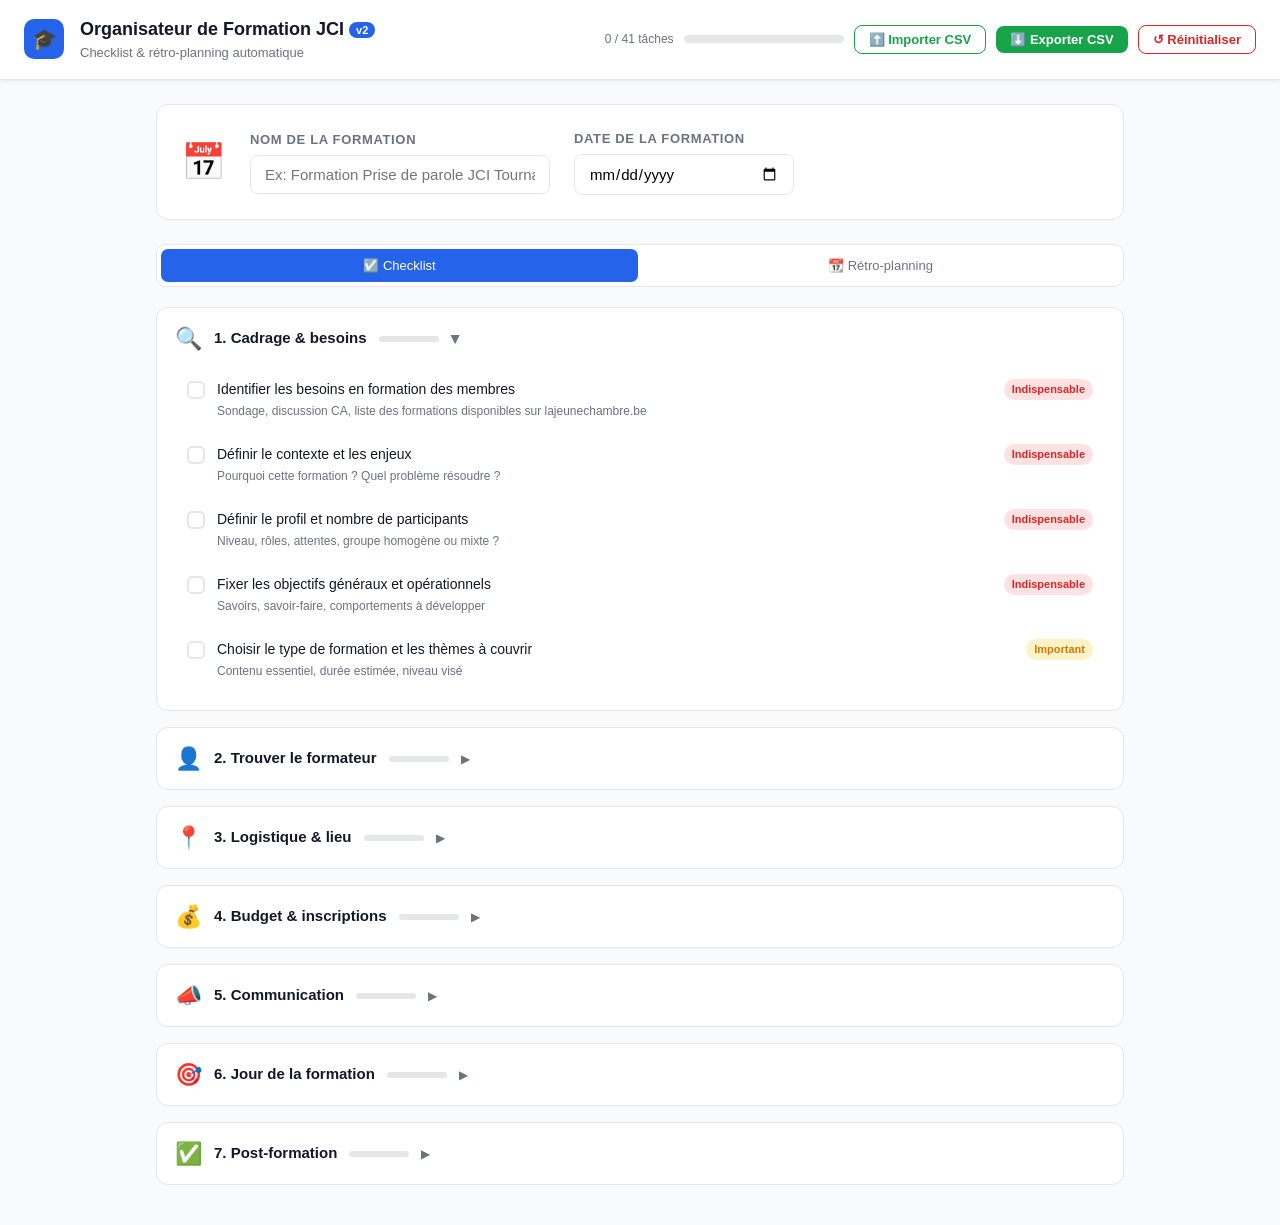
<file: Vademecum./index.html>
<!DOCTYPE html>
<html lang="fr">
<head>
<meta charset="UTF-8">
<meta name="viewport" content="width=device-width, initial-scale=1.0">
<title>Organisateur de Formation JCI — v2</title>
<style>
  :root {
    --primary: #2563eb;
    --primary-light: #dbeafe;
    --success: #16a34a;
    --success-light: #dcfce7;
    --warning: #d97706;
    --warning-light: #fef3c7;
    --danger: #dc2626;
    --danger-light: #fee2e2;
    --gray: #6b7280;
    --gray-light: #f3f4f6;
    --border: #e5e7eb;
    --text: #111827;
    --text-muted: #6b7280;
  }

  * { box-sizing: border-box; margin: 0; padding: 0; }

  body {
    font-family: -apple-system, BlinkMacSystemFont, "Segoe UI", sans-serif;
    background: #f8fafc;
    color: var(--text);
    line-height: 1.5;
  }

  header {
    background: white;
    border-bottom: 1px solid var(--border);
    padding: 16px 24px;
    display: flex;
    align-items: center;
    gap: 16px;
    position: sticky;
    top: 0;
    z-index: 100;
    box-shadow: 0 1px 3px rgba(0,0,0,0.08);
  }

  header .logo {
    width: 40px; height: 40px;
    background: var(--primary);
    border-radius: 10px;
    display: flex; align-items: center; justify-content: center;
    color: white; font-size: 20px;
    flex-shrink: 0;
  }

  header h1 { font-size: 18px; font-weight: 700; color: var(--text); }
  header p { font-size: 13px; color: var(--text-muted); }

  .header-actions { margin-left: auto; display: flex; gap: 10px; align-items: center; }

  .progress-bar-wrapper {
    background: var(--border);
    border-radius: 99px;
    height: 8px;
    width: 160px;
    overflow: hidden;
  }
  .progress-bar-fill {
    height: 100%;
    background: var(--primary);
    border-radius: 99px;
    transition: width 0.4s ease;
  }
  .progress-label { font-size: 12px; color: var(--text-muted); }

  .main-container { max-width: 1000px; margin: 0 auto; padding: 24px 16px; }

  /* Date Picker Card */
  .date-card {
    background: white;
    border: 1px solid var(--border);
    border-radius: 12px;
    padding: 24px;
    margin-bottom: 24px;
    display: flex;
    align-items: center;
    gap: 24px;
    flex-wrap: wrap;
  }
  .date-card .icon-big { font-size: 36px; }
  .date-card label { font-size: 13px; font-weight: 600; color: var(--text-muted); text-transform: uppercase; letter-spacing: 0.05em; display: block; margin-bottom: 6px; }
  .date-card input[type="text"], .date-card input[type="date"] {
    border: 1px solid var(--border);
    border-radius: 8px;
    padding: 10px 14px;
    font-size: 15px;
    font-family: inherit;
    outline: none;
    transition: border-color 0.2s;
    width: 220px;
  }
  .date-card input:focus { border-color: var(--primary); box-shadow: 0 0 0 3px var(--primary-light); }
  .btn {
    padding: 10px 20px;
    border-radius: 8px;
    font-size: 14px;
    font-weight: 600;
    cursor: pointer;
    border: none;
    transition: all 0.15s;
  }
  .btn-primary { background: var(--primary); color: white; }
  .btn-primary:hover { background: #1d4ed8; }
  .btn-outline { background: white; color: var(--primary); border: 1px solid var(--primary); }
  .btn-outline:hover { background: var(--primary-light); }
  .btn-sm { padding: 6px 14px; font-size: 13px; }
  .btn-success { background: var(--success); color: white; }
  .btn-success:hover { background: #15803d; }
  .btn-import { background: white; color: var(--success); border: 1px solid var(--success); }
  .btn-import:hover { background: var(--success-light); }
  .btn-danger-outline { background: white; color: var(--danger); border: 1px solid var(--danger); }
  .btn-danger-outline:hover { background: var(--danger-light); }

  /* Tabs */
  .tabs { display: flex; gap: 4px; margin-bottom: 20px; background: white; border: 1px solid var(--border); border-radius: 10px; padding: 4px; }
  .tab {
    flex: 1; padding: 9px 12px; text-align: center; cursor: pointer;
    border-radius: 7px; font-size: 13px; font-weight: 500; color: var(--text-muted);
    transition: all 0.15s; border: none; background: transparent;
  }
  .tab.active { background: var(--primary); color: white; }
  .tab:hover:not(.active) { background: var(--gray-light); color: var(--text); }

  /* Phase blocks */
  .phase {
    background: white;
    border: 1px solid var(--border);
    border-radius: 12px;
    margin-bottom: 16px;
    overflow: hidden;
  }
  .phase-header {
    display: flex; align-items: center; gap: 12px;
    padding: 14px 18px;
    cursor: pointer;
    user-select: none;
    transition: background 0.1s;
  }
  .phase-header:hover { background: var(--gray-light); }
  .phase-icon { font-size: 22px; flex-shrink: 0; }
  .phase-title { font-weight: 700; font-size: 15px; }
  .phase-deadline { font-size: 12px; color: var(--text-muted); margin-left: auto; padding: 4px 10px; background: var(--gray-light); border-radius: 99px; white-space: nowrap; }
  .phase-deadline.late { background: var(--danger-light); color: var(--danger); }
  .phase-deadline.upcoming { background: var(--warning-light); color: var(--warning); }
  .phase-deadline.ok { background: var(--success-light); color: var(--success); }
  .phase-toggle { font-size: 12px; color: var(--text-muted); transition: transform 0.2s; }
  .phase-toggle.open { transform: rotate(90deg); }
  .phase-progress-mini {
    width: 60px; height: 6px; background: var(--border); border-radius: 99px; overflow: hidden;
    flex-shrink: 0;
  }
  .phase-progress-mini-fill { height: 100%; background: var(--primary); transition: width 0.3s; }

  .phase-body { display: none; padding: 0 18px 16px; }
  .phase-body.open { display: block; }

  /* Task items */
  .task-item {
    display: flex; align-items: flex-start; gap: 12px;
    padding: 10px 12px;
    border-radius: 8px;
    margin-bottom: 4px;
    transition: background 0.1s;
    cursor: pointer;
  }
  .task-item:hover { background: var(--gray-light); }
  .task-item.done { opacity: 0.55; }
  .task-checkbox {
    width: 18px; height: 18px; flex-shrink: 0; margin-top: 2px;
    border: 2px solid var(--border); border-radius: 5px;
    display: flex; align-items: center; justify-content: center;
    background: white; transition: all 0.15s; cursor: pointer;
  }
  .task-item.done .task-checkbox { background: var(--success); border-color: var(--success); }
  .task-checkbox-tick { color: white; font-size: 11px; display: none; }
  .task-item.done .task-checkbox-tick { display: block; }
  .task-label { font-size: 14px; }
  .task-item.done .task-label { text-decoration: line-through; }
  .task-note { font-size: 12px; color: var(--text-muted); margin-top: 2px; }
  .task-tag {
    margin-left: auto; padding: 2px 8px; border-radius: 99px; font-size: 11px; font-weight: 600;
    white-space: nowrap; flex-shrink: 0;
  }
  .tag-must { background: var(--danger-light); color: var(--danger); }
  .tag-important { background: var(--warning-light); color: var(--warning); }
  .tag-nice { background: var(--gray-light); color: var(--gray); }

  /* Retroplanning table */
  #retro-view { display: none; }
  .retro-table { width: 100%; border-collapse: collapse; background: white; border-radius: 12px; overflow: hidden; border: 1px solid var(--border); }
  .retro-table thead { background: var(--primary); color: white; }
  .retro-table th { padding: 12px 16px; text-align: left; font-size: 13px; font-weight: 600; }
  .retro-table td { padding: 10px 16px; font-size: 13px; border-bottom: 1px solid var(--border); }
  .retro-table tr:last-child td { border-bottom: none; }
  .retro-table tr:hover td { background: var(--gray-light); }
  .retro-table td.task-done { text-decoration: line-through; color: var(--text-muted); }
  .status-dot { display: inline-block; width: 8px; height: 8px; border-radius: 50%; margin-right: 6px; }
  .dot-late { background: var(--danger); }
  .dot-upcoming { background: var(--warning); }
  .dot-future { background: var(--primary); }
  .dot-done { background: var(--success); }

  .section-divider {
    font-size: 11px; font-weight: 700; text-transform: uppercase; letter-spacing: 0.08em;
    color: var(--text-muted); padding: 14px 0 6px; border-bottom: 1px solid var(--border); margin-bottom: 8px;
  }

  .empty-state { text-align: center; padding: 60px 20px; color: var(--text-muted); }
  .empty-state .big-icon { font-size: 48px; display: block; margin-bottom: 12px; }

  .badge { display: inline-block; padding: 2px 8px; border-radius: 99px; font-size: 11px; font-weight: 700; }
  .badge-blue { background: var(--primary-light); color: var(--primary); }

  @media (max-width: 600px) {
    header { flex-wrap: wrap; }
    .header-actions { width: 100%; justify-content: flex-end; }
    .date-card { flex-direction: column; align-items: flex-start; gap: 12px; }
    .date-card input { width: 100%; }
  }
</style>
</head>
<body>

<header>
  <div class="logo">🎓</div>
  <div>
    <h1>Organisateur de Formation JCI <span style="font-size:11px;background:var(--primary);color:white;padding:2px 7px;border-radius:99px;vertical-align:middle;font-weight:700;">v2</span></h1>
    <p>Checklist & rétro-planning automatique</p>
  </div>
  <div class="header-actions">
    <span class="progress-label" id="global-label">0 / 0 tâches</span>
    <div class="progress-bar-wrapper">
      <div class="progress-bar-fill" id="global-bar" style="width:0%"></div>
    </div>
    <button class="btn btn-sm btn-import" onclick="document.getElementById('csv-import-input').click()" title="Importer un fichier CSV sauvegardé">⬆️ Importer CSV</button>
    <button class="btn btn-sm btn-success" onclick="exportCSV()" title="Exporter l'état actuel en CSV">⬇️ Exporter CSV</button>
    <input type="file" id="csv-import-input" accept=".csv" style="display:none" onchange="importCSV(event)">
    <button class="btn btn-sm btn-danger-outline" onclick="resetAll()">↺ Réinitialiser</button>
  </div>
</header>

<div class="main-container">

  <!-- Date Card -->
  <div class="date-card">
    <div class="icon-big">📅</div>
    <div>
      <label>Nom de la formation</label>
      <input type="text" id="formation-name" placeholder="Ex: Formation Prise de parole JCI Tournai" style="width:300px" oninput="updateTitle()">
    </div>
    <div>
      <label>Date de la formation</label>
      <input type="date" id="formation-date" onchange="onDateChange()">
    </div>
    <div id="days-count" style="display:none">
      <span id="days-badge" class="badge badge-blue">J-?</span>
    </div>
  </div>

  <!-- Tabs -->
  <div class="tabs">
    <button class="tab active" onclick="switchTab('checklist', this)">☑️ Checklist</button>
    <button class="tab" onclick="switchTab('retro', this)">📆 Rétro-planning</button>
  </div>

  <!-- CHECKLIST VIEW -->
  <div id="checklist-view"></div>

  <!-- RETRO VIEW -->
  <div id="retro-view">
    <div id="retro-empty" class="empty-state">
      <span class="big-icon">📅</span>
      <strong>Sélectionnez une date de formation</strong> pour générer le rétro-planning automatique
    </div>
    <table class="retro-table" id="retro-table" style="display:none">
      <thead>
        <tr>
          <th>Statut</th>
          <th>Tâche</th>
          <th>Phase</th>
          <th>Date cible</th>
          <th>Délai recommandé</th>
        </tr>
      </thead>
      <tbody id="retro-body"></tbody>
    </table>
  </div>

</div>

<script>
// ============================================================
// DATA
// ============================================================
const PHASES = [
  {
    id: "p1",
    icon: "🔍",
    title: "1. Cadrage & besoins",
    offsetDays: -60,
    tasks: [
      { id: "t1", label: "Identifier les besoins en formation des membres", note: "Sondage, discussion CA, liste des formations disponibles sur lajeunechambre.be", tag: "must", offset: -60 },
      { id: "t2", label: "Définir le contexte et les enjeux", note: "Pourquoi cette formation ? Quel problème résoudre ?", tag: "must", offset: -56 },
      { id: "t3", label: "Définir le profil et nombre de participants", note: "Niveau, rôles, attentes, groupe homogène ou mixte ?", tag: "must", offset: -56 },
      { id: "t4", label: "Fixer les objectifs généraux et opérationnels", note: "Savoirs, savoir-faire, comportements à développer", tag: "must", offset: -52 },
      { id: "t5", label: "Choisir le type de formation et les thèmes à couvrir", note: "Contenu essentiel, durée estimée, niveau visé", tag: "important", offset: -50 },
    ]
  },
  {
    id: "p2",
    icon: "👤",
    title: "2. Trouver le formateur",
    offsetDays: -50,
    tasks: [
      { id: "t6", label: "Contacter le responsable formation régional (EDF)", note: "ecoledeformation.jci@gmail.com", tag: "must", offset: -50 },
      { id: "t7", label: "Confirmer le formateur et co-formateur", note: "Préciser objectifs, profil participants, durée, date", tag: "must", offset: -45 },
      { id: "t8", label: "Obtenir un devis et valider le budget formateur", note: "Frais de déplacement 0,44€/km + autres frais convenus", tag: "must", offset: -42 },
      { id: "t9", label: "Demander une description courte de la formation", note: "Pour la communication et la promotion", tag: "must", offset: -40 },
      { id: "t10", label: "Identifier les prérequis et besoins matériels du formateur", note: "Équipement, disposition salle, logiciels, etc.", tag: "important", offset: -38 },
    ]
  },
  {
    id: "p3",
    icon: "📍",
    title: "3. Logistique & lieu",
    offsetDays: -45,
    tasks: [
      { id: "t11", label: "Choisir et réserver le lieu", note: "Communes, écoles, entreprises, associations — réserver tôt !", tag: "must", offset: -45 },
      { id: "t12", label: "Vérifier les équipements disponibles", note: "Projecteur, PC, paperboards, WiFi, tables/chaises", tag: "must", offset: -30 },
      { id: "t13", label: "Vérifier accessibilité (PMR, parking, transports)", tag: "important", offset: -30 },
      { id: "t14", label: "Vérifier les options catering", note: "Boissons, nourriture — autorisé sur place ?", tag: "important", offset: -21 },
      { id: "t15", label: "Préparer le matériel pédagogique (avec formateur)", note: "Syllabus, fiches exercices, feuille de route, feuille de présence", tag: "must", offset: -21 },
      { id: "t16", label: "Prévoir cadeau symbolique pour le formateur", note: "Chocolat, bouteille, tasse personnalisée, trophée...", tag: "nice", offset: -14 },
    ]
  },
  {
    id: "p4",
    icon: "💰",
    title: "4. Budget & inscriptions",
    offsetDays: -42,
    tasks: [
      { id: "t17", label: "Établir le budget prévisionnel", note: "Objectif : équilibre, consommation budget ou revenu pour la section", tag: "must", offset: -42 },
      { id: "t18", label: "Fixer le prix d'inscription (membre / non-membre)", note: "Prix trop bas = image de mauvaise qualité. Valoriser les membres.", tag: "must", offset: -40 },
      { id: "t19", label: "Créer le formulaire d'inscription", note: "Lieu, date/heure, prix, modalités de transport, pré-requis", tag: "must", offset: -35 },
      { id: "t20", label: "Ouvrir les inscriptions et suivre les paiements", note: "En collaboration avec le trésorier, prévoir liste d'attente", tag: "must", offset: -28 },
      { id: "t21", label: "Fermer les inscriptions si contingent atteint", tag: "must", offset: -7 },
    ]
  },
  {
    id: "p5",
    icon: "📣",
    title: "5. Communication",
    offsetDays: -35,
    tasks: [
      { id: "t22", label: "Post #1 — Annonce de la formation (date connue)", note: "Facebook, LinkedIn, Instagram, WhatsApp, Hoplr...", tag: "must", offset: -35 },
      { id: "t23", label: "Post #2 — Lieu confirmé + détails pratiques", tag: "must", offset: -21 },
      { id: "t24", label: "Posts de rappel (x2 minimum avant la date)", note: "Fréquence à augmenter à l'approche de la date", tag: "important", offset: -10 },
      { id: "t25", label: "Envoyer confirmation d'inscription aux inscrits", note: "Lieu, date, heure, matériel à apporter, pré-requis", tag: "must", offset: -7 },
      { id: "t26", label: "Dernier rappel aux inscrits (J-3)", tag: "important", offset: -3 },
      { id: "t27", label: "Contacter le responsable com' de la section pour coordination", note: "Éviter les conflits avec d'autres posts prévus", tag: "nice", offset: -30 },
    ]
  },
  {
    id: "p6",
    icon: "🎯",
    title: "6. Jour de la formation",
    offsetDays: 0,
    tasks: [
      { id: "t28", label: "Préparer la salle (disposition, matériel, catering)", tag: "must", offset: 0 },
      { id: "t29", label: "Accueillir les participants et gérer les retardataires", tag: "must", offset: 0 },
      { id: "t30", label: "Présenter le formateur et la JCI", note: "Si non-membres présents : présentation JCI + événements locaux", tag: "must", offset: 0 },
      { id: "t31", label: "Assurer le timekeeping et la logistique pendant la formation", tag: "must", offset: 0 },
      { id: "t32", label: "Intégrer une pause pour le formulaire de feedback EDF", note: "Ne pas mettre en toute fin — https://forms.gle/feedback-edf", tag: "must", offset: 0 },
      { id: "t33", label: "Transmettre la liste des inscrits au formateur", tag: "important", offset: 0 },
      { id: "t34", label: "Remettre le cadeau au formateur", tag: "important", offset: 0 },
    ]
  },
  {
    id: "p7",
    icon: "✅",
    title: "7. Post-formation",
    offsetDays: 7,
    tasks: [
      { id: "t35", label: "Envoyer email de remerciement aux participants (dans la semaine)", note: "Contact formateur, supports de formation, événements à venir", tag: "must", offset: 3 },
      { id: "t36", label: "Publier un post récap / photos sur les réseaux sociaux", tag: "important", offset: 5 },
      { id: "t37", label: "Informer l'EDF (package formation + heures formateur)", note: "ecoledeformation.jci@gmail.com", tag: "must", offset: 7 },
      { id: "t38", label: "Faire le bilan financier et le transmettre au trésorier", tag: "must", offset: 7 },
      { id: "t39", label: "Demander le rapport de feedback anonymisé à l'EDF", note: "Points forts et axes d'amélioration organisation/formateur", tag: "important", offset: 10 },
      { id: "t40", label: "Mettre à jour le listing formations et formateurs (EDF)", note: "Permet de comptabiliser les heures et de pérenniser les contacts", tag: "must", offset: 10 },
      { id: "t41", label: "Préparer le dossier pour l'Award Formation BWB (si applicable)", note: "Maximiser les feedbacks = meilleure chance pour l'award aux assises", tag: "nice", offset: 14 },
    ]
  }
];

// ============================================================
// STATE
// ============================================================
let state = {
  done: {},
  formationDate: null,
  formationName: ""
};

function loadState() {
  try {
    const s = localStorage.getItem("jci-formation-tool");
    if (s) state = JSON.parse(s);
    if (state.formationDate) {
      document.getElementById("formation-date").value = state.formationDate;
      document.getElementById("formation-name").value = state.formationName || "";
    }
  } catch(e) {}
}

function saveState() {
  localStorage.setItem("jci-formation-tool", JSON.stringify(state));
}

function resetAll() {
  if (!confirm("Réinitialiser toutes les cases cochées ?")) return;
  state.done = {};
  saveState();
  renderChecklist();
  renderRetro();
  updateGlobalProgress();
}

// ============================================================
// DATE
// ============================================================
function onDateChange() {
  state.formationDate = document.getElementById("formation-date").value;
  saveState();
  updateDaysCount();
  renderChecklist();
  renderRetro();
}

function updateTitle() {
  state.formationName = document.getElementById("formation-name").value;
  saveState();
}

function updateDaysCount() {
  const el = document.getElementById("days-count");
  const badge = document.getElementById("days-badge");
  if (!state.formationDate) { el.style.display = "none"; return; }
  const diff = getDaysFromNow(state.formationDate);
  el.style.display = "block";
  if (diff > 0) {
    badge.textContent = "J-" + diff;
    badge.className = "badge " + (diff < 7 ? "badge-red" : "badge-blue");
  } else if (diff === 0) {
    badge.textContent = "Aujourd'hui !";
    badge.className = "badge badge-green";
  } else {
    badge.textContent = "Passé (" + Math.abs(diff) + "j)";
    badge.className = "badge badge-gray";
  }
}

function getDaysFromNow(dateStr) {
  const today = new Date(); today.setHours(0,0,0,0);
  const d = new Date(dateStr); d.setHours(0,0,0,0);
  return Math.round((d - today) / 86400000);
}

function addDaysToDate(dateStr, days) {
  const d = new Date(dateStr);
  d.setDate(d.getDate() + days);
  return d;
}

function formatDate(d) {
  return d.toLocaleDateString("fr-BE", { weekday: "short", day: "2-digit", month: "short", year: "numeric" });
}

// ============================================================
// TOGGLE TASK
// ============================================================
function toggleTask(id) {
  state.done[id] = !state.done[id];
  saveState();
  updateGlobalProgress();
  // Update checklist item
  const el = document.getElementById("task-" + id);
  if (el) {
    el.classList.toggle("done", state.done[id]);
  }
  // Update retro row
  const retEl = document.getElementById("retro-task-" + id);
  if (retEl) {
    retEl.classList.toggle("task-done", state.done[id]);
    const dot = document.getElementById("retro-dot-" + id);
    if (dot) dot.className = "status-dot " + getRetroStatus(id).dotClass;
  }
  // Update phase progress bars
  PHASES.forEach(p => {
    const fill = document.getElementById("phase-fill-" + p.id);
    if (fill) {
      const pct = getPhaseProgress(p);
      fill.style.width = pct + "%";
    }
  });
}

function getPhaseProgress(phase) {
  const done = phase.tasks.filter(t => state.done[t.id]).length;
  return phase.tasks.length > 0 ? Math.round(done / phase.tasks.length * 100) : 0;
}

function updateGlobalProgress() {
  const allTasks = PHASES.flatMap(p => p.tasks);
  const done = allTasks.filter(t => state.done[t.id]).length;
  const pct = allTasks.length > 0 ? Math.round(done / allTasks.length * 100) : 0;
  document.getElementById("global-bar").style.width = pct + "%";
  document.getElementById("global-label").textContent = done + " / " + allTasks.length + " tâches";
}

// ============================================================
// RENDER CHECKLIST
// ============================================================
function renderChecklist() {
  const container = document.getElementById("checklist-view");
  container.innerHTML = "";

  PHASES.forEach(phase => {
    const phaseEl = document.createElement("div");
    phaseEl.className = "phase";
    phaseEl.id = "phase-" + phase.id;

    // Deadline badge
    let deadlineHtml = "";
    if (state.formationDate) {
      const targetDate = addDaysToDate(state.formationDate, phase.offsetDays);
      const diff = getDaysFromNow(targetDate.toISOString().split("T")[0]);
      let cls = diff < 0 ? "late" : diff <= 7 ? "upcoming" : "ok";
      deadlineHtml = `<span class="phase-deadline ${cls}">${formatDate(targetDate)}</span>`;
    }

    const pct = getPhaseProgress(phase);
    phaseEl.innerHTML = `
      <div class="phase-header" onclick="togglePhase('${phase.id}')">
        <span class="phase-icon">${phase.icon}</span>
        <span class="phase-title">${phase.title}</span>
        ${deadlineHtml}
        <div class="phase-progress-mini" title="${pct}% complété">
          <div class="phase-progress-mini-fill" id="phase-fill-${phase.id}" style="width:${pct}%"></div>
        </div>
        <span class="phase-toggle" id="toggle-${phase.id}">▶</span>
      </div>
      <div class="phase-body" id="body-${phase.id}">
        ${phase.tasks.map(t => renderTask(t)).join("")}
      </div>
    `;
    container.appendChild(phaseEl);
  });
}

function renderTask(task) {
  const done = state.done[task.id];
  const tagLabels = { must: "Indispensable", important: "Important", nice: "Optionnel" };
  const tagClasses = { must: "tag-must", important: "tag-important", nice: "tag-nice" };
  return `
    <div class="task-item ${done ? "done" : ""}" id="task-${task.id}" onclick="toggleTask('${task.id}')">
      <div class="task-checkbox">
        <span class="task-checkbox-tick">✓</span>
      </div>
      <div style="flex:1">
        <div class="task-label">${task.label}</div>
        ${task.note ? `<div class="task-note">${task.note}</div>` : ""}
      </div>
      <span class="task-tag ${tagClasses[task.tag]}">${tagLabels[task.tag]}</span>
    </div>
  `;
}

function togglePhase(id) {
  const body = document.getElementById("body-" + id);
  const toggle = document.getElementById("toggle-" + id);
  body.classList.toggle("open");
  toggle.classList.toggle("open");
}

// ============================================================
// RENDER RETRO
// ============================================================
function getRetroStatus(taskId) {
  if (state.done[taskId]) return { label: "✅ Fait", dotClass: "dot-done" };
  if (!state.formationDate) return { label: "—", dotClass: "dot-future" };
  const task = PHASES.flatMap(p => p.tasks).find(t => t.id === taskId);
  if (!task) return { label: "—", dotClass: "dot-future" };
  const target = addDaysToDate(state.formationDate, task.offset);
  const diff = getDaysFromNow(target.toISOString().split("T")[0]);
  if (diff < 0) return { label: "⚠️ En retard", dotClass: "dot-late" };
  if (diff <= 7) return { label: "🔔 Bientôt", dotClass: "dot-upcoming" };
  return { label: "📌 À venir", dotClass: "dot-future" };
}

function renderRetro() {
  const empty = document.getElementById("retro-empty");
  const table = document.getElementById("retro-table");
  const body = document.getElementById("retro-body");

  if (!state.formationDate) {
    empty.style.display = "block";
    table.style.display = "none";
    return;
  }
  empty.style.display = "none";
  table.style.display = "table";
  body.innerHTML = "";

  // Sort all tasks by target date
  const allTasks = [];
  PHASES.forEach(phase => {
    phase.tasks.forEach(t => {
      const target = addDaysToDate(state.formationDate, t.offset);
      allTasks.push({ ...t, phase: phase.title, phaseIcon: phase.icon, target });
    });
  });
  allTasks.sort((a, b) => a.target - b.target);

  allTasks.forEach(t => {
    const status = getRetroStatus(t.id);
    const diff = t.offset;
    const delayLabel = diff === 0 ? "Jour J" : diff > 0 ? "J+" + diff + " après la formation" : "J-" + Math.abs(diff) + " avant la formation";
    const tr = document.createElement("tr");
    tr.innerHTML = `
      <td><span class="status-dot ${status.dotClass}" id="retro-dot-${t.id}"></span>${status.label}</td>
      <td class="${state.done[t.id] ? "task-done" : ""}" id="retro-task-${t.id}" style="cursor:pointer" onclick="toggleTask('${t.id}')">${t.label}</td>
      <td>${t.phaseIcon} ${t.phase}</td>
      <td><strong>${formatDate(t.target)}</strong></td>
      <td style="color:var(--text-muted)">${delayLabel}</td>
    `;
    body.appendChild(tr);
  });
}

// ============================================================
// TABS
// ============================================================
function switchTab(tab, btn) {
  document.querySelectorAll(".tab").forEach(t => t.classList.remove("active"));
  btn.classList.add("active");
  if (tab === "checklist") {
    document.getElementById("checklist-view").style.display = "block";
    document.getElementById("retro-view").style.display = "none";
  } else {
    document.getElementById("checklist-view").style.display = "none";
    document.getElementById("retro-view").style.display = "block";
    renderRetro();
  }
}


// ============================================================
// EXPORT CSV
// ============================================================
function exportCSV() {
  const name = state.formationName || "formation";
  const date = state.formationDate || "";
  const rows = [
    ["Formation", name],
    ["Date de formation", date],
    ["Exporté le", new Date().toLocaleDateString("fr-BE")],
    [],
    ["ID Tâche", "Phase", "Tâche", "Priorité", "Date cible", "Statut"]
  ];

  PHASES.forEach(phase => {
    phase.tasks.forEach(t => {
      const done = state.done[t.id] ? "Fait" : "À faire";
      const tagLabels = { must: "Indispensable", important: "Important", nice: "Optionnel" };
      let targetDate = "";
      if (date) {
        const d = addDaysToDate(date, t.offset);
        targetDate = d.toLocaleDateString("fr-BE");
      }
      rows.push([
        t.id,
        phase.title.replace(/^[^a-zA-Z0-9]+/, "").replace(/"/g, '""'),
        t.label.replace(/"/g, '""'),
        tagLabels[t.tag],
        targetDate,
        done
      ]);
    });
  });

  const csv = rows.map(r => r.map(c => `"${c}"`).join(";")).join("\n");
  const blob = new Blob(["\uFEFF" + csv], { type: "text/csv;charset=utf-8;" });
  const url = URL.createObjectURL(blob);
  const a = document.createElement("a");
  const safeName = name.replace(/[^a-zA-Z0-9\-_\s]/g, "").trim().replace(/\s+/g, "_") || "formation";
  a.href = url;
  a.download = `retro_planning_${safeName}_${date || "sans-date"}.csv`;
  a.click();
  URL.revokeObjectURL(url);
}

// ============================================================
// IMPORT CSV
// ============================================================
function importCSV(event) {
  const file = event.target.files[0];
  if (!file) return;
  const reader = new FileReader();
  reader.onload = function(e) {
    try {
      const text = e.target.result.replace(/^\uFEFF/, ""); // strip BOM
      const lines = text.split("\n").map(l => l.trim()).filter(l => l);

      // Extract formation meta from first rows
      let newName = "", newDate = "";
      const parseLine = l => l.split(";").map(c => c.replace(/^"|"$/g, "").replace(/""/g, '"'));

      lines.forEach(line => {
        const cols = parseLine(line);
        if (cols[0] === "Formation") newName = cols[1];
        if (cols[0] === "Date de formation") newDate = cols[1];
      });

      // Find data rows (after header row with "ID Tâche")
      const headerIdx = lines.findIndex(l => l.includes("ID Tâche"));
      if (headerIdx === -1) { alert("Format CSV non reconnu. Veuillez utiliser un fichier exporté depuis cet outil."); return; }

      const newDone = {};
      for (let i = headerIdx + 1; i < lines.length; i++) {
        const cols = parseLine(lines[i]);
        if (cols.length >= 6) {
          const id = cols[0].trim();
          const statut = cols[5].trim();
          if (id) newDone[id] = (statut === "Fait");
        }
      }

      // Apply imported state
      state.done = newDone;
      if (newName) {
        state.formationName = newName;
        document.getElementById("formation-name").value = newName;
      }
      if (newDate) {
        // newDate is fr-BE format dd/mm/yyyy → convert to yyyy-mm-dd
        const parts = newDate.split("/");
        if (parts.length === 3) {
          const iso = `${parts[2]}-${parts[1].padStart(2,"0")}-${parts[0].padStart(2,"0")}`;
          state.formationDate = iso;
          document.getElementById("formation-date").value = iso;
        }
      }

      saveState();
      updateDaysCount();
      renderChecklist();
      renderRetro();
      updateGlobalProgress();

      // Show toast
      showToast("✅ Import réussi — " + Object.values(newDone).filter(Boolean).length + " tâches cochées importées");
    } catch(err) {
      alert("Erreur lors de l'import : " + err.message);
    }
    // Reset input so same file can be re-imported
    event.target.value = "";
  };
  reader.readAsText(file, "UTF-8");
}

// ============================================================
// TOAST
// ============================================================
function showToast(msg) {
  let toast = document.getElementById("toast");
  if (!toast) {
    toast = document.createElement("div");
    toast.id = "toast";
    toast.style.cssText = "position:fixed;bottom:24px;left:50%;transform:translateX(-50%);background:#1e293b;color:white;padding:12px 24px;border-radius:10px;font-size:14px;font-weight:500;z-index:9999;box-shadow:0 4px 20px rgba(0,0,0,0.25);transition:opacity 0.4s;";
    document.body.appendChild(toast);
  }
  toast.textContent = msg;
  toast.style.opacity = "1";
  clearTimeout(toast._t);
  toast._t = setTimeout(() => { toast.style.opacity = "0"; }, 3000);
}

// ============================================================
// INIT
// ============================================================
loadState();
renderChecklist();
updateDaysCount();
updateGlobalProgress();
// Open first phase by default
togglePhase("p1");
</script>
</body>
</html>
</file>
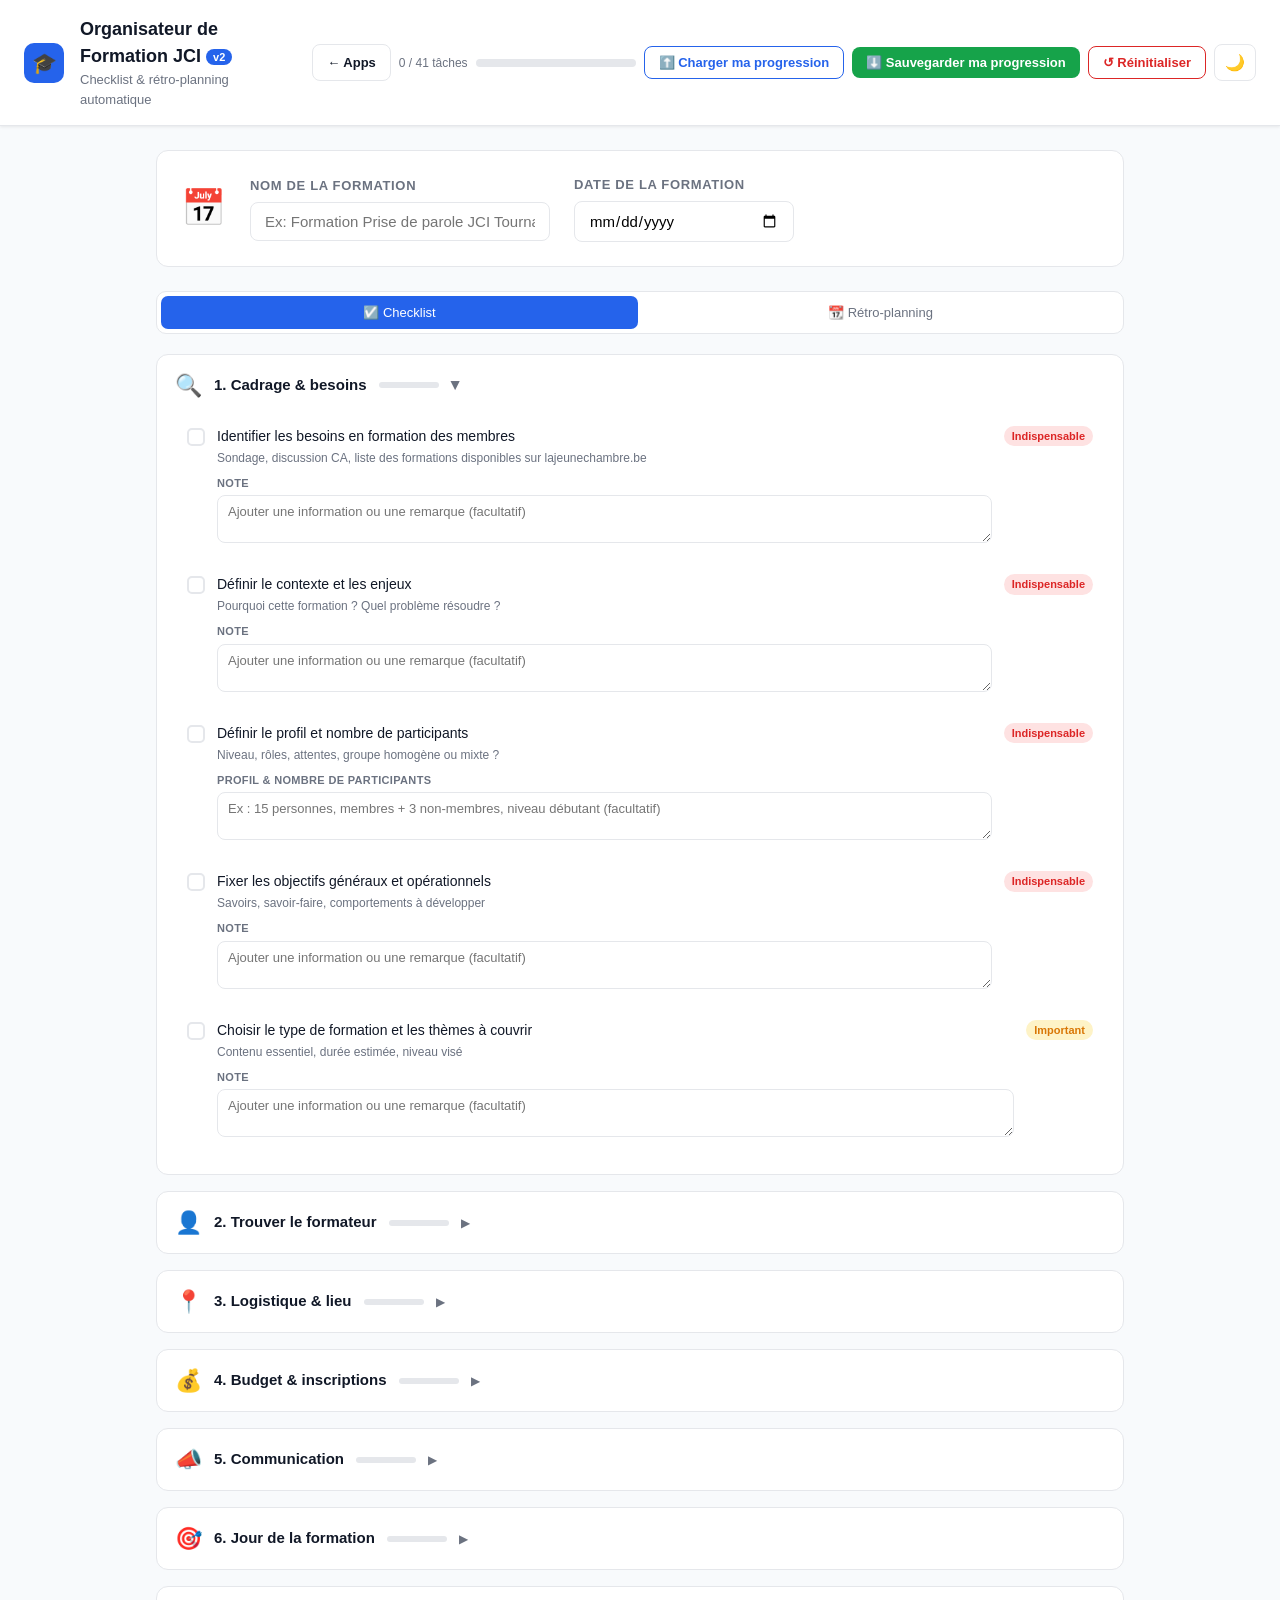
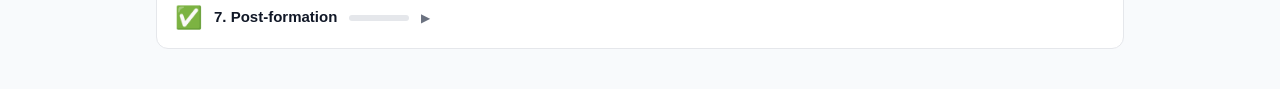
<file: vademecum/index.html>
<!DOCTYPE html>
<html lang="fr">
<head>
<meta charset="UTF-8">
<meta name="viewport" content="width=device-width, initial-scale=1.0">
<title>Organisateur de Formation JCI — v2</title>
<style>
  :root {
    --primary: #2563eb;
    --primary-light: #dbeafe;
    --success: #16a34a;
    --success-light: #dcfce7;
    --warning: #d97706;
    --warning-light: #fef3c7;
    --danger: #dc2626;
    --danger-light: #fee2e2;
    --gray: #6b7280;
    --gray-light: #f3f4f6;
    --border: #e5e7eb;
    --text: #111827;
    --text-muted: #6b7280;
    --bg-page: #f8fafc;
    --bg-card: #ffffff;
  }

  html[data-theme="dark"] {
    --primary: #3b82f6;
    --primary-light: #1e3a5f;
    --success: #22c55e;
    --success-light: #14311e;
    --warning: #f59e0b;
    --warning-light: #3f2d0d;
    --danger: #ef4444;
    --danger-light: #3f1d1d;
    --gray: #9ca3af;
    --gray-light: #1f2937;
    --border: #2d3748;
    --text: #f1f5f9;
    --text-muted: #94a3b8;
    --bg-page: #0f172a;
    --bg-card: #1e293b;
  }

  * { box-sizing: border-box; margin: 0; padding: 0; }

  body {
    font-family: -apple-system, BlinkMacSystemFont, "Segoe UI", sans-serif;
    background: var(--bg-page);
    color: var(--text);
    line-height: 1.5;
    transition: background 0.2s ease, color 0.2s ease;
  }

  header {
    background: var(--bg-card);
    border-bottom: 1px solid var(--border);
    padding: 16px 24px;
    display: flex;
    align-items: center;
    gap: 16px;
    position: sticky;
    top: 0;
    z-index: 100;
    box-shadow: 0 1px 3px rgba(0,0,0,0.08);
  }

  header .logo {
    width: 40px; height: 40px;
    background: var(--primary);
    border-radius: 10px;
    display: flex; align-items: center; justify-content: center;
    color: white; font-size: 20px;
    flex-shrink: 0;
  }

  header h1 { font-size: 18px; font-weight: 700; color: var(--text); }
  header p { font-size: 13px; color: var(--text-muted); }

  .header-actions { margin-left: auto; display: flex; gap: 8px; align-items: center; }

  .progress-bar-wrapper {
    background: var(--border);
    border-radius: 99px;
    height: 8px;
    width: 160px;
    overflow: hidden;
  }
  .progress-bar-fill {
    height: 100%;
    background: var(--primary);
    border-radius: 99px;
    transition: width 0.4s ease;
  }
  .progress-label { font-size: 12px; color: var(--text-muted); white-space: nowrap; }

  .main-container { max-width: 1000px; margin: 0 auto; padding: 24px 16px; }

  .date-card {
    background: var(--bg-card);
    border: 1px solid var(--border);
    border-radius: 12px;
    padding: 24px;
    margin-bottom: 24px;
    display: flex;
    align-items: center;
    gap: 24px;
    flex-wrap: wrap;
  }
  .date-card .icon-big { font-size: 36px; }
  .date-card label { font-size: 13px; font-weight: 600; color: var(--text-muted); text-transform: uppercase; letter-spacing: 0.05em; display: block; margin-bottom: 6px; }
  .date-card input[type="text"], .date-card input[type="date"] {
    border: 1px solid var(--border);
    border-radius: 8px;
    padding: 10px 14px;
    font-size: 15px;
    font-family: inherit;
    outline: none;
    transition: border-color 0.2s;
    width: 220px;
  }
  .date-card input:focus { border-color: var(--primary); box-shadow: 0 0 0 3px var(--primary-light); }

  .btn {
    padding: 8px 14px;
    border-radius: 8px;
    font-size: 13px;
    font-weight: 600;
    cursor: pointer;
    border: none;
    transition: all 0.15s;
    display: inline-flex;
    align-items: center;
    gap: 5px;
    white-space: nowrap;
    text-decoration: none;
  }

  /* Importer — contour bleu comme dans l'image */
  .btn-load {
    background: var(--bg-card);
    color: var(--primary);
    border: 1.5px solid var(--primary);
  }
  .btn-load:hover { background: var(--primary-light); }

  /* Sauvegarder — vert plein comme dans l'image */
  .btn-save {
    background: var(--success);
    color: white;
    border: none;
  }
  .btn-save:hover { background: #15803d; }

  /* Réinitialiser — contour rouge comme dans l'image */
  .btn-reset {
    background: var(--bg-card);
    color: var(--danger);
    border: 1.5px solid var(--danger);
  }
  .btn-reset:hover { background: var(--danger-light); }

  /* Retour aux apps — contour neutre */
  .btn-back {
    background: var(--bg-card);
    color: var(--text);
    border: 1.5px solid var(--border);
  }
  .btn-back:hover { background: var(--gray-light); }

  /* Mode sombre — contour neutre */
  .btn-theme {
    background: var(--bg-card);
    color: var(--text);
    border: 1.5px solid var(--border);
    font-size: 16px;
    padding: 8px 10px;
  }
  .btn-theme:hover { background: var(--gray-light); }

  .tabs { display: flex; gap: 4px; margin-bottom: 20px; background: var(--bg-card); border: 1px solid var(--border); border-radius: 10px; padding: 4px; }
  .tab {
    flex: 1; padding: 9px 12px; text-align: center; cursor: pointer;
    border-radius: 7px; font-size: 13px; font-weight: 500; color: var(--text-muted);
    transition: all 0.15s; border: none; background: transparent;
  }
  .tab.active { background: var(--primary); color: white; }
  .tab:hover:not(.active) { background: var(--gray-light); color: var(--text); }

  .phase {
    background: var(--bg-card);
    border: 1px solid var(--border);
    border-radius: 12px;
    margin-bottom: 16px;
    overflow: hidden;
  }
  .phase-header {
    display: flex; align-items: center; gap: 12px;
    padding: 14px 18px;
    cursor: pointer;
    user-select: none;
    transition: background 0.1s;
  }
  .phase-header:hover { background: var(--gray-light); }
  .phase-icon { font-size: 22px; flex-shrink: 0; }
  .phase-title { font-weight: 700; font-size: 15px; }
  .phase-deadline { font-size: 12px; color: var(--text-muted); margin-left: auto; padding: 4px 10px; background: var(--gray-light); border-radius: 99px; white-space: nowrap; }
  .phase-deadline.late { background: var(--danger-light); color: var(--danger); }
  .phase-deadline.upcoming { background: var(--warning-light); color: var(--warning); }
  .phase-deadline.ok { background: var(--success-light); color: var(--success); }
  .phase-toggle { font-size: 12px; color: var(--text-muted); transition: transform 0.2s; }
  .phase-toggle.open { transform: rotate(90deg); }
  .phase-progress-mini { width: 60px; height: 6px; background: var(--border); border-radius: 99px; overflow: hidden; flex-shrink: 0; }
  .phase-progress-mini-fill { height: 100%; background: var(--primary); transition: width 0.3s; }

  .phase-body { display: none; padding: 0 18px 16px; }
  .phase-body.open { display: block; }

  .task-item {
    display: flex; align-items: flex-start; gap: 12px;
    padding: 10px 12px; border-radius: 8px; margin-bottom: 4px;
    transition: background 0.1s; cursor: pointer;
  }
  .task-item:hover { background: var(--gray-light); }
  .task-item.done { opacity: 0.55; }
  .task-checkbox {
    width: 18px; height: 18px; flex-shrink: 0; margin-top: 2px;
    border: 2px solid var(--border); border-radius: 5px;
    display: flex; align-items: center; justify-content: center;
    background: var(--bg-card); transition: all 0.15s; cursor: pointer;
  }
  .task-item.done .task-checkbox { background: var(--success); border-color: var(--success); }
  .task-checkbox-tick { color: white; font-size: 11px; display: none; }
  .task-item.done .task-checkbox-tick { display: block; }
  .task-label { font-size: 14px; }
  .task-item.done .task-label { text-decoration: line-through; }
  .task-note { font-size: 12px; color: var(--text-muted); margin-top: 2px; }
  .task-input-wrap { margin-top: 8px; }
  .task-input-label { font-size: 11px; color: var(--text-muted); font-weight: 600; text-transform: uppercase; letter-spacing: 0.03em; display: block; margin-bottom: 4px; }
  .task-input {
    width: 100%; font-family: inherit; font-size: 13px; color: var(--text);
    border: 1px solid var(--border); border-radius: 8px; padding: 8px 10px;
    resize: vertical; min-height: 40px; outline: none; transition: border-color 0.2s; background: var(--bg-card);
  }
  .task-input:focus { border-color: var(--primary); box-shadow: 0 0 0 3px var(--primary-light); }
  .task-tag { margin-left: auto; padding: 2px 8px; border-radius: 99px; font-size: 11px; font-weight: 600; white-space: nowrap; flex-shrink: 0; }
  .tag-must { background: var(--danger-light); color: var(--danger); }
  .tag-important { background: var(--warning-light); color: var(--warning); }
  .tag-nice { background: var(--gray-light); color: var(--gray); }

  #retro-view { display: none; }
  .retro-table { width: 100%; border-collapse: collapse; background: var(--bg-card); border-radius: 12px; overflow: hidden; border: 1px solid var(--border); }
  .retro-table thead { background: var(--primary); color: white; }
  .retro-table th { padding: 12px 16px; text-align: left; font-size: 13px; font-weight: 600; }
  .retro-table td { padding: 10px 16px; font-size: 13px; border-bottom: 1px solid var(--border); }
  .retro-table tr:last-child td { border-bottom: none; }
  .retro-table tr:hover td { background: var(--gray-light); }
  .retro-table td.task-done { text-decoration: line-through; color: var(--text-muted); }
  .status-dot { display: inline-block; width: 8px; height: 8px; border-radius: 50%; margin-right: 6px; }
  .dot-late { background: var(--danger); }
  .dot-upcoming { background: var(--warning); }
  .dot-future { background: var(--primary); }
  .dot-done { background: var(--success); }

  .empty-state { text-align: center; padding: 60px 20px; color: var(--text-muted); }
  .empty-state .big-icon { font-size: 48px; display: block; margin-bottom: 12px; }

  .badge { display: inline-block; padding: 2px 8px; border-radius: 99px; font-size: 11px; font-weight: 700; }
  .badge-blue { background: var(--primary-light); color: var(--primary); }

  @media (max-width: 700px) {
    header { flex-wrap: wrap; }
    .header-actions { width: 100%; justify-content: flex-end; flex-wrap: wrap; }
    .date-card { flex-direction: column; align-items: flex-start; gap: 12px; }
    .date-card input { width: 100%; }
  }
</style>
</head>
<body>

<header>
  <div class="logo">🎓</div>
  <div>
    <h1>Organisateur de Formation JCI <span style="font-size:11px;background:var(--primary);color:white;padding:2px 7px;border-radius:99px;vertical-align:middle;font-weight:700;">v2</span></h1>
    <p>Checklist & rétro-planning automatique</p>
  </div>
  <div class="header-actions">
    <a class="btn btn-back" href="https://edf-jci-bwb-app.github.io/AppTest/" title="Retour à la liste des applications">← Apps</a>
    <span class="progress-label" id="global-label">0 / 0 tâches</span>
    <div class="progress-bar-wrapper">
      <div class="progress-bar-fill" id="global-bar" style="width:0%"></div>
    </div>
    <button class="btn btn-load" onclick="document.getElementById('csv-import-input').click()" title="Charger ma progression depuis un fichier CSV">⬆️ Charger ma progression</button>
    <button class="btn btn-save" onclick="exportCSV()" title="Sauvegarder ma progression en CSV">⬇️ Sauvegarder ma progression</button>
    <input type="file" id="csv-import-input" accept=".csv" style="display:none" onchange="importCSV(event)">
    <button class="btn btn-reset" onclick="resetAll()">↺ Réinitialiser</button>
    <button class="btn btn-theme" onclick="toggleTheme()" id="theme-toggle-btn" title="Basculer en mode sombre">🌙</button>
  </div>
</header>

<div class="main-container">

  <div class="date-card">
    <div class="icon-big">📅</div>
    <div>
      <label>Nom de la formation</label>
      <input type="text" id="formation-name" placeholder="Ex: Formation Prise de parole JCI Tournai" style="width:300px" oninput="updateTitle()">
    </div>
    <div>
      <label>Date de la formation</label>
      <input type="date" id="formation-date" onchange="onDateChange()">
    </div>
    <div id="days-count" style="display:none">
      <span id="days-badge" class="badge badge-blue">J-?</span>
    </div>
  </div>

  <div class="tabs">
    <button class="tab active" onclick="switchTab('checklist', this)">☑️ Checklist</button>
    <button class="tab" onclick="switchTab('retro', this)">📆 Rétro-planning</button>
  </div>

  <div id="checklist-view"></div>

  <div id="retro-view">
    <div id="retro-empty" class="empty-state">
      <span class="big-icon">📅</span>
      <strong>Sélectionnez une date de formation</strong> pour générer le rétro-planning automatique
    </div>
    <table class="retro-table" id="retro-table" style="display:none">
      <thead>
        <tr>
          <th>Statut</th><th>Tâche</th><th>Phase</th><th>Date cible</th><th>Délai recommandé</th>
        </tr>
      </thead>
      <tbody id="retro-body"></tbody>
    </table>
  </div>

</div>

<script>
const PHASES = [
  { id:"p1", icon:"🔍", title:"1. Cadrage & besoins", offsetDays:-60, tasks:[
    { id:"t1", label:"Identifier les besoins en formation des membres", note:"Sondage, discussion CA, liste des formations disponibles sur lajeunechambre.be", tag:"must", offset:-60 },
    { id:"t2", label:"Définir le contexte et les enjeux", note:"Pourquoi cette formation ? Quel problème résoudre ?", tag:"must", offset:-56 },
    { id:"t3", label:"Définir le profil et nombre de participants", note:"Niveau, rôles, attentes, groupe homogène ou mixte ?", tag:"must", offset:-56, input:true, inputLabel:"Profil & nombre de participants", inputPlaceholder:"Ex : 15 personnes, membres + 3 non-membres, niveau débutant" },
    { id:"t4", label:"Fixer les objectifs généraux et opérationnels", note:"Savoirs, savoir-faire, comportements à développer", tag:"must", offset:-52 },
    { id:"t5", label:"Choisir le type de formation et les thèmes à couvrir", note:"Contenu essentiel, durée estimée, niveau visé", tag:"important", offset:-50 },
  ]},
  { id:"p2", icon:"👤", title:"2. Trouver le formateur", offsetDays:-50, tasks:[
    { id:"t6", label:"Contacter le responsable formation régional (EDF)", note:"ecoledeformation.jci@gmail.com", tag:"must", offset:-50 },
    { id:"t7", label:"Confirmer le formateur et co-formateur", note:"Préciser objectifs, profil participants, durée, date", tag:"must", offset:-45 },
    { id:"t8", label:"Obtenir un devis et valider le budget formateur", note:"Frais de déplacement 0,44€/km + autres frais convenus", tag:"must", offset:-42 },
    { id:"t9", label:"Demander une description courte de la formation", note:"Pour la communication et la promotion", tag:"must", offset:-40 },
    { id:"t10", label:"Identifier les prérequis et besoins matériels du formateur", note:"Équipement, disposition salle, logiciels, etc.", tag:"important", offset:-38 },
  ]},
  { id:"p3", icon:"📍", title:"3. Logistique & lieu", offsetDays:-45, tasks:[
    { id:"t11", label:"Choisir et réserver le lieu", note:"Communes, écoles, entreprises, associations — réserver tôt !", tag:"must", offset:-45 },
    { id:"t12", label:"Vérifier les équipements disponibles", note:"Projecteur, PC, paperboards, WiFi, tables/chaises", tag:"must", offset:-30 },
    { id:"t13", label:"Vérifier accessibilité (PMR, parking, transports)", tag:"important", offset:-30 },
    { id:"t14", label:"Vérifier les options catering", note:"Boissons, nourriture — autorisé sur place ?", tag:"important", offset:-21 },
    { id:"t15", label:"Préparer le matériel pédagogique (avec formateur)", note:"Syllabus, fiches exercices, feuille de route, feuille de présence", tag:"must", offset:-21 },
    { id:"t16", label:"Prévoir cadeau symbolique pour le formateur", note:"Chocolat, bouteille, tasse personnalisée, trophée...", tag:"nice", offset:-14 },
  ]},
  { id:"p4", icon:"💰", title:"4. Budget & inscriptions", offsetDays:-42, tasks:[
    { id:"t17", label:"Établir le budget prévisionnel", note:"Objectif : équilibre, consommation budget ou revenu pour la section", tag:"must", offset:-42 },
    { id:"t18", label:"Fixer le prix d'inscription (membre / non-membre)", note:"Prix trop bas = image de mauvaise qualité. Valoriser les membres.", tag:"must", offset:-40 },
    { id:"t19", label:"Créer le formulaire d'inscription", note:"Lieu, date/heure, prix, modalités de transport, pré-requis", tag:"must", offset:-35 },
    { id:"t20", label:"Ouvrir les inscriptions et suivre les paiements", note:"En collaboration avec le trésorier, prévoir liste d'attente", tag:"must", offset:-28 },
    { id:"t21", label:"Fermer les inscriptions si contingent atteint", tag:"must", offset:-7 },
  ]},
  { id:"p5", icon:"📣", title:"5. Communication", offsetDays:-35, tasks:[
    { id:"t22", label:"Post #1 — Annonce de la formation (date connue)", note:"Facebook, LinkedIn, Instagram, WhatsApp, Hoplr...", tag:"must", offset:-35 },
    { id:"t23", label:"Post #2 — Lieu confirmé + détails pratiques", tag:"must", offset:-21 },
    { id:"t24", label:"Posts de rappel (x2 minimum avant la date)", note:"Fréquence à augmenter à l'approche de la date", tag:"important", offset:-10 },
    { id:"t25", label:"Envoyer confirmation d'inscription aux inscrits", note:"Lieu, date, heure, matériel à apporter, pré-requis", tag:"must", offset:-7 },
    { id:"t26", label:"Dernier rappel aux inscrits (J-3)", tag:"important", offset:-3 },
    { id:"t27", label:"Contacter le responsable com' de la section pour coordination", note:"Éviter les conflits avec d'autres posts prévus", tag:"nice", offset:-30 },
  ]},
  { id:"p6", icon:"🎯", title:"6. Jour de la formation", offsetDays:0, tasks:[
    { id:"t28", label:"Préparer la salle (disposition, matériel, catering)", tag:"must", offset:0 },
    { id:"t29", label:"Accueillir les participants et gérer les retardataires", tag:"must", offset:0 },
    { id:"t30", label:"Présenter le formateur et la JCI", note:"Si non-membres présents : présentation JCI + événements locaux", tag:"must", offset:0 },
    { id:"t31", label:"Assurer le timekeeping et la logistique pendant la formation", tag:"must", offset:0 },
    { id:"t32", label:"Intégrer une pause pour le formulaire de feedback EDF", note:"Ne pas mettre en toute fin — https://forms.gle/feedback-edf", tag:"must", offset:0 },
    { id:"t33", label:"Transmettre la liste des inscrits au formateur", tag:"important", offset:0 },
    { id:"t34", label:"Remettre le cadeau au formateur", tag:"important", offset:0 },
  ]},
  { id:"p7", icon:"✅", title:"7. Post-formation", offsetDays:7, tasks:[
    { id:"t35", label:"Envoyer email de remerciement aux participants (dans la semaine)", note:"Contact formateur, supports de formation, événements à venir", tag:"must", offset:3 },
    { id:"t36", label:"Publier un post récap / photos sur les réseaux sociaux", tag:"important", offset:5 },
    { id:"t37", label:"Informer l'EDF (package formation + heures formateur)", note:"ecoledeformation.jci@gmail.com", tag:"must", offset:7 },
    { id:"t38", label:"Faire le bilan financier et le transmettre au trésorier", tag:"must", offset:7 },
    { id:"t39", label:"Demander le rapport de feedback anonymisé à l'EDF", note:"Points forts et axes d'amélioration organisation/formateur", tag:"important", offset:10 },
    { id:"t40", label:"Mettre à jour le listing formations et formateurs (EDF)", note:"Permet de comptabiliser les heures et de pérenniser les contacts", tag:"must", offset:10 },
    { id:"t41", label:"Préparer le dossier pour l'Award Formation BWB (si applicable)", note:"Maximiser les feedbacks = meilleure chance pour l'award aux assises", tag:"nice", offset:14 },
  ]},
];

let state = { done:{}, notes:{}, formationDate:null, formationName:"" };

function loadState() {
  try {
    const s = localStorage.getItem("jci-formation-tool");
    if (s) state = JSON.parse(s);
    if (!state.notes) state.notes = {};
    if (state.formationDate) {
      document.getElementById("formation-date").value = state.formationDate;
      document.getElementById("formation-name").value = state.formationName || "";
    }
  } catch(e) {}
}

function saveState() { localStorage.setItem("jci-formation-tool", JSON.stringify(state)); }

function saveNote(id, value) {
  state.notes[id] = value;
  saveState();
}

function loadTheme() {
  let theme = "light";
  try { theme = localStorage.getItem("jci-formation-theme") || "light"; } catch(e) {}
  applyTheme(theme);
}

function applyTheme(theme) {
  document.documentElement.setAttribute("data-theme", theme);
  const btn = document.getElementById("theme-toggle-btn");
  if (btn) {
    btn.textContent = theme === "dark" ? "☀️" : "🌙";
    btn.title = theme === "dark" ? "Basculer en mode clair" : "Basculer en mode sombre";
  }
}

function toggleTheme() {
  const current = document.documentElement.getAttribute("data-theme") === "dark" ? "dark" : "light";
  const next = current === "dark" ? "light" : "dark";
  applyTheme(next);
  try { localStorage.setItem("jci-formation-theme", next); } catch(e) {}
}

function resetAll() {
  if (!confirm("Réinitialiser l'outil ? Toutes les cases cochées, les zones de texte remplies, ainsi que le nom et la date de la formation seront effacés.")) return;
  try { localStorage.removeItem("jci-formation-tool"); } catch(e) {}
  state = { done:{}, notes:{}, formationDate:null, formationName:"" };
  document.getElementById("formation-name").value = "";
  document.getElementById("formation-date").value = "";
  saveState(); updateDaysCount(); renderChecklist(); renderRetro(); updateGlobalProgress();
}

function onDateChange() {
  state.formationDate = document.getElementById("formation-date").value;
  saveState(); updateDaysCount(); renderChecklist(); renderRetro();
}

function updateTitle() {
  state.formationName = document.getElementById("formation-name").value;
  saveState();
}

function updateDaysCount() {
  const el = document.getElementById("days-count");
  const badge = document.getElementById("days-badge");
  if (!state.formationDate) { el.style.display="none"; return; }
  const diff = getDaysFromNow(state.formationDate);
  el.style.display = "block";
  if (diff > 0) { badge.textContent="J-"+diff; badge.className="badge "+(diff<7?"badge-red":"badge-blue"); }
  else if (diff===0) { badge.textContent="Aujourd'hui !"; badge.className="badge badge-green"; }
  else { badge.textContent="Passé ("+Math.abs(diff)+"j)"; badge.className="badge badge-gray"; }
}

function getDaysFromNow(dateStr) {
  const today=new Date(); today.setHours(0,0,0,0);
  const d=new Date(dateStr); d.setHours(0,0,0,0);
  return Math.round((d-today)/86400000);
}

function addDaysToDate(dateStr, days) {
  const d=new Date(dateStr); d.setDate(d.getDate()+days); return d;
}

function formatDate(d) {
  return d.toLocaleDateString("fr-BE",{weekday:"short",day:"2-digit",month:"short",year:"numeric"});
}

function toggleTask(id) {
  state.done[id]=!state.done[id]; saveState(); updateGlobalProgress();
  const el=document.getElementById("task-"+id);
  if(el) el.classList.toggle("done",state.done[id]);
  const retEl=document.getElementById("retro-task-"+id);
  if(retEl) {
    retEl.classList.toggle("task-done",state.done[id]);
    const dot=document.getElementById("retro-dot-"+id);
    if(dot) dot.className="status-dot "+getRetroStatus(id).dotClass;
  }
  PHASES.forEach(p=>{
    const fill=document.getElementById("phase-fill-"+p.id);
    if(fill) fill.style.width=getPhaseProgress(p)+"%";
  });
}

function getPhaseProgress(phase) {
  const done=phase.tasks.filter(t=>state.done[t.id]).length;
  return phase.tasks.length>0?Math.round(done/phase.tasks.length*100):0;
}

function updateGlobalProgress() {
  const allTasks=PHASES.flatMap(p=>p.tasks);
  const done=allTasks.filter(t=>state.done[t.id]).length;
  const pct=allTasks.length>0?Math.round(done/allTasks.length*100):0;
  document.getElementById("global-bar").style.width=pct+"%";
  document.getElementById("global-label").textContent=done+" / "+allTasks.length+" tâches";
}

function renderChecklist() {
  const container=document.getElementById("checklist-view");
  container.innerHTML="";
  PHASES.forEach(phase=>{
    const phaseEl=document.createElement("div");
    phaseEl.className="phase"; phaseEl.id="phase-"+phase.id;
    let deadlineHtml="";
    if(state.formationDate){
      const targetDate=addDaysToDate(state.formationDate,phase.offsetDays);
      const diff=getDaysFromNow(targetDate.toISOString().split("T")[0]);
      let cls=diff<0?"late":diff<=7?"upcoming":"ok";
      deadlineHtml=`<span class="phase-deadline ${cls}">${formatDate(targetDate)}</span>`;
    }
    const pct=getPhaseProgress(phase);
    phaseEl.innerHTML=`
      <div class="phase-header" onclick="togglePhase('${phase.id}')">
        <span class="phase-icon">${phase.icon}</span>
        <span class="phase-title">${phase.title}</span>
        ${deadlineHtml}
        <div class="phase-progress-mini" title="${pct}% complété">
          <div class="phase-progress-mini-fill" id="phase-fill-${phase.id}" style="width:${pct}%"></div>
        </div>
        <span class="phase-toggle" id="toggle-${phase.id}">▶</span>
      </div>
      <div class="phase-body" id="body-${phase.id}">
        ${phase.tasks.map(t=>renderTask(t)).join("")}
      </div>`;
    container.appendChild(phaseEl);
  });
}

function escapeHtml(str) {
  return String(str).replace(/&/g,"&amp;").replace(/</g,"&lt;").replace(/>/g,"&gt;").replace(/"/g,"&quot;");
}

function renderTask(task) {
  const done=state.done[task.id];
  const tagLabels={must:"Indispensable",important:"Important",nice:"Optionnel"};
  const tagClasses={must:"tag-must",important:"tag-important",nice:"tag-nice"};
  const noteValue = state.notes[task.id] || "";
  const inputLabel = task.inputLabel || "Note";
  const inputPlaceholder = task.inputPlaceholder || "Ajouter une information ou une remarque";
  const inputHtml = `
      <div class="task-input-wrap" onclick="event.stopPropagation()">
        <label class="task-input-label" for="input-${task.id}">${inputLabel}</label>
        <textarea class="task-input" id="input-${task.id}" placeholder="${escapeHtml(inputPlaceholder)} (facultatif)" oninput="saveNote('${task.id}', this.value)">${escapeHtml(noteValue)}</textarea>
      </div>`;
  return `<div class="task-item ${done?"done":""}" id="task-${task.id}">
    <div class="task-checkbox" onclick="toggleTask('${task.id}')"><span class="task-checkbox-tick">✓</span></div>
    <div style="flex:1">
      <div class="task-label" onclick="toggleTask('${task.id}')">${task.label}</div>
      ${task.note?`<div class="task-note" onclick="toggleTask('${task.id}')">${task.note}</div>`:""}
      ${inputHtml}
    </div>
    <span class="task-tag ${tagClasses[task.tag]}" onclick="toggleTask('${task.id}')">${tagLabels[task.tag]}</span>
  </div>`;
}

function togglePhase(id) {
  document.getElementById("body-"+id).classList.toggle("open");
  document.getElementById("toggle-"+id).classList.toggle("open");
}

function getRetroStatus(taskId) {
  if(state.done[taskId]) return {label:"✅ Fait",dotClass:"dot-done"};
  if(!state.formationDate) return {label:"—",dotClass:"dot-future"};
  const task=PHASES.flatMap(p=>p.tasks).find(t=>t.id===taskId);
  if(!task) return {label:"—",dotClass:"dot-future"};
  const target=addDaysToDate(state.formationDate,task.offset);
  const diff=getDaysFromNow(target.toISOString().split("T")[0]);
  if(diff<0) return {label:"⚠️ En retard",dotClass:"dot-late"};
  if(diff<=7) return {label:"🔔 Bientôt",dotClass:"dot-upcoming"};
  return {label:"📌 À venir",dotClass:"dot-future"};
}

function renderRetro() {
  const empty=document.getElementById("retro-empty");
  const table=document.getElementById("retro-table");
  const body=document.getElementById("retro-body");
  if(!state.formationDate){empty.style.display="block";table.style.display="none";return;}
  empty.style.display="none"; table.style.display="table"; body.innerHTML="";
  const allTasks=[];
  PHASES.forEach(phase=>{
    phase.tasks.forEach(t=>{
      const target=addDaysToDate(state.formationDate,t.offset);
      allTasks.push({...t,phase:phase.title,phaseIcon:phase.icon,target});
    });
  });
  allTasks.sort((a,b)=>a.target-b.target);
  allTasks.forEach(t=>{
    const status=getRetroStatus(t.id);
    const diff=t.offset;
    const delayLabel=diff===0?"Jour J":diff>0?"J+"+diff+" après la formation":"J-"+Math.abs(diff)+" avant la formation";
    const tr=document.createElement("tr");
    tr.innerHTML=`
      <td><span class="status-dot ${status.dotClass}" id="retro-dot-${t.id}"></span>${status.label}</td>
      <td class="${state.done[t.id]?"task-done":""}" id="retro-task-${t.id}" style="cursor:pointer" onclick="toggleTask('${t.id}')">${t.label}</td>
      <td>${t.phaseIcon} ${t.phase}</td>
      <td><strong>${formatDate(t.target)}</strong></td>
      <td style="color:var(--text-muted)">${delayLabel}</td>`;
    body.appendChild(tr);
  });
}

function switchTab(tab,btn) {
  document.querySelectorAll(".tab").forEach(t=>t.classList.remove("active"));
  btn.classList.add("active");
  if(tab==="checklist"){
    document.getElementById("checklist-view").style.display="block";
    document.getElementById("retro-view").style.display="none";
  } else {
    document.getElementById("checklist-view").style.display="none";
    document.getElementById("retro-view").style.display="block";
    renderRetro();
  }
}

function exportCSV() {
  const name=state.formationName||"formation";
  const date=state.formationDate||"";
  const rows=[["Formation",name],["Date de formation",date],["Exporté le",new Date().toLocaleDateString("fr-BE")],[],["ID Tâche","Phase","Tâche","Priorité","Date cible","Statut","Notes"]];
  PHASES.forEach(phase=>{
    phase.tasks.forEach(t=>{
      const done=state.done[t.id]?"Fait":"À faire";
      const tagLabels={must:"Indispensable",important:"Important",nice:"Optionnel"};
      let targetDate="";
      if(date){const d=addDaysToDate(date,t.offset);targetDate=d.toLocaleDateString("fr-BE");}
      const noteValue=(state.notes[t.id]||"").replace(/\r?\n/g," / ").replace(/"/g,'""');
      rows.push([t.id,phase.title.replace(/^[^a-zA-Z0-9]+/,"").replace(/"/g,'""'),t.label.replace(/"/g,'""'),tagLabels[t.tag],targetDate,done,noteValue]);
    });
  });
  const csv=rows.map(r=>r.map(c=>`"${c}"`).join(";")).join("\n");
  const blob=new Blob(["\uFEFF"+csv],{type:"text/csv;charset=utf-8;"});
  const url=URL.createObjectURL(blob);
  const a=document.createElement("a");
  const safeName=name.replace(/[^a-zA-Z0-9\-_\s]/g,"").trim().replace(/\s+/g,"_")||"formation";
  a.href=url; a.download=`retro_planning_${safeName}_${date||"sans-date"}.csv`; a.click();
  URL.revokeObjectURL(url);
}

function importCSV(event) {
  const file=event.target.files[0]; if(!file) return;
  const reader=new FileReader();
  reader.onload=function(e){
    try{
      const text=e.target.result.replace(/^\uFEFF/,"");
      const lines=text.split("\n").map(l=>l.trim()).filter(l=>l);
      let newName="",newDate="";
      const parseLine=l=>l.split(";").map(c=>c.replace(/^"|"$/g,"").replace(/""/g,'"'));
      lines.forEach(line=>{
        const cols=parseLine(line);
        if(cols[0]==="Formation") newName=cols[1];
        if(cols[0]==="Date de formation") newDate=cols[1];
      });
      const headerIdx=lines.findIndex(l=>l.includes("ID Tâche"));
      if(headerIdx===-1){alert("Format CSV non reconnu.");return;}
      const newDone={};
      const newNotes={};
      for(let i=headerIdx+1;i<lines.length;i++){
        const cols=parseLine(lines[i]);
        if(cols.length>=6){
          const id=cols[0].trim();const statut=cols[5].trim();
          if(id){newDone[id]=(statut==="Fait");if(cols.length>=7&&cols[6].trim())newNotes[id]=cols[6];}
        }
      }
      state.done=newDone;
      state.notes=newNotes;
      if(newName){state.formationName=newName;document.getElementById("formation-name").value=newName;}
      if(newDate){
        const parts=newDate.split("/");
        if(parts.length===3){const iso=`${parts[2]}-${parts[1].padStart(2,"0")}-${parts[0].padStart(2,"0")}`;state.formationDate=iso;document.getElementById("formation-date").value=iso;}
      }
      saveState();updateDaysCount();renderChecklist();renderRetro();updateGlobalProgress();
      showToast("✅ Import réussi — "+Object.values(newDone).filter(Boolean).length+" tâches cochées importées");
    }catch(err){alert("Erreur lors de l'import : "+err.message);}
    event.target.value="";
  };
  reader.readAsText(file,"UTF-8");
}

function showToast(msg){
  let toast=document.getElementById("toast");
  if(!toast){toast=document.createElement("div");toast.id="toast";toast.style.cssText="position:fixed;bottom:24px;left:50%;transform:translateX(-50%);background:#1e293b;color:white;padding:12px 24px;border-radius:10px;font-size:14px;font-weight:500;z-index:9999;box-shadow:0 4px 20px rgba(0,0,0,0.25);transition:opacity 0.4s;";document.body.appendChild(toast);}
  toast.textContent=msg;toast.style.opacity="1";clearTimeout(toast._t);toast._t=setTimeout(()=>{toast.style.opacity="0";},3000);
}

loadTheme();loadState();renderChecklist();updateDaysCount();updateGlobalProgress();togglePhase("p1");
</script>
</body>
</html>
</file>
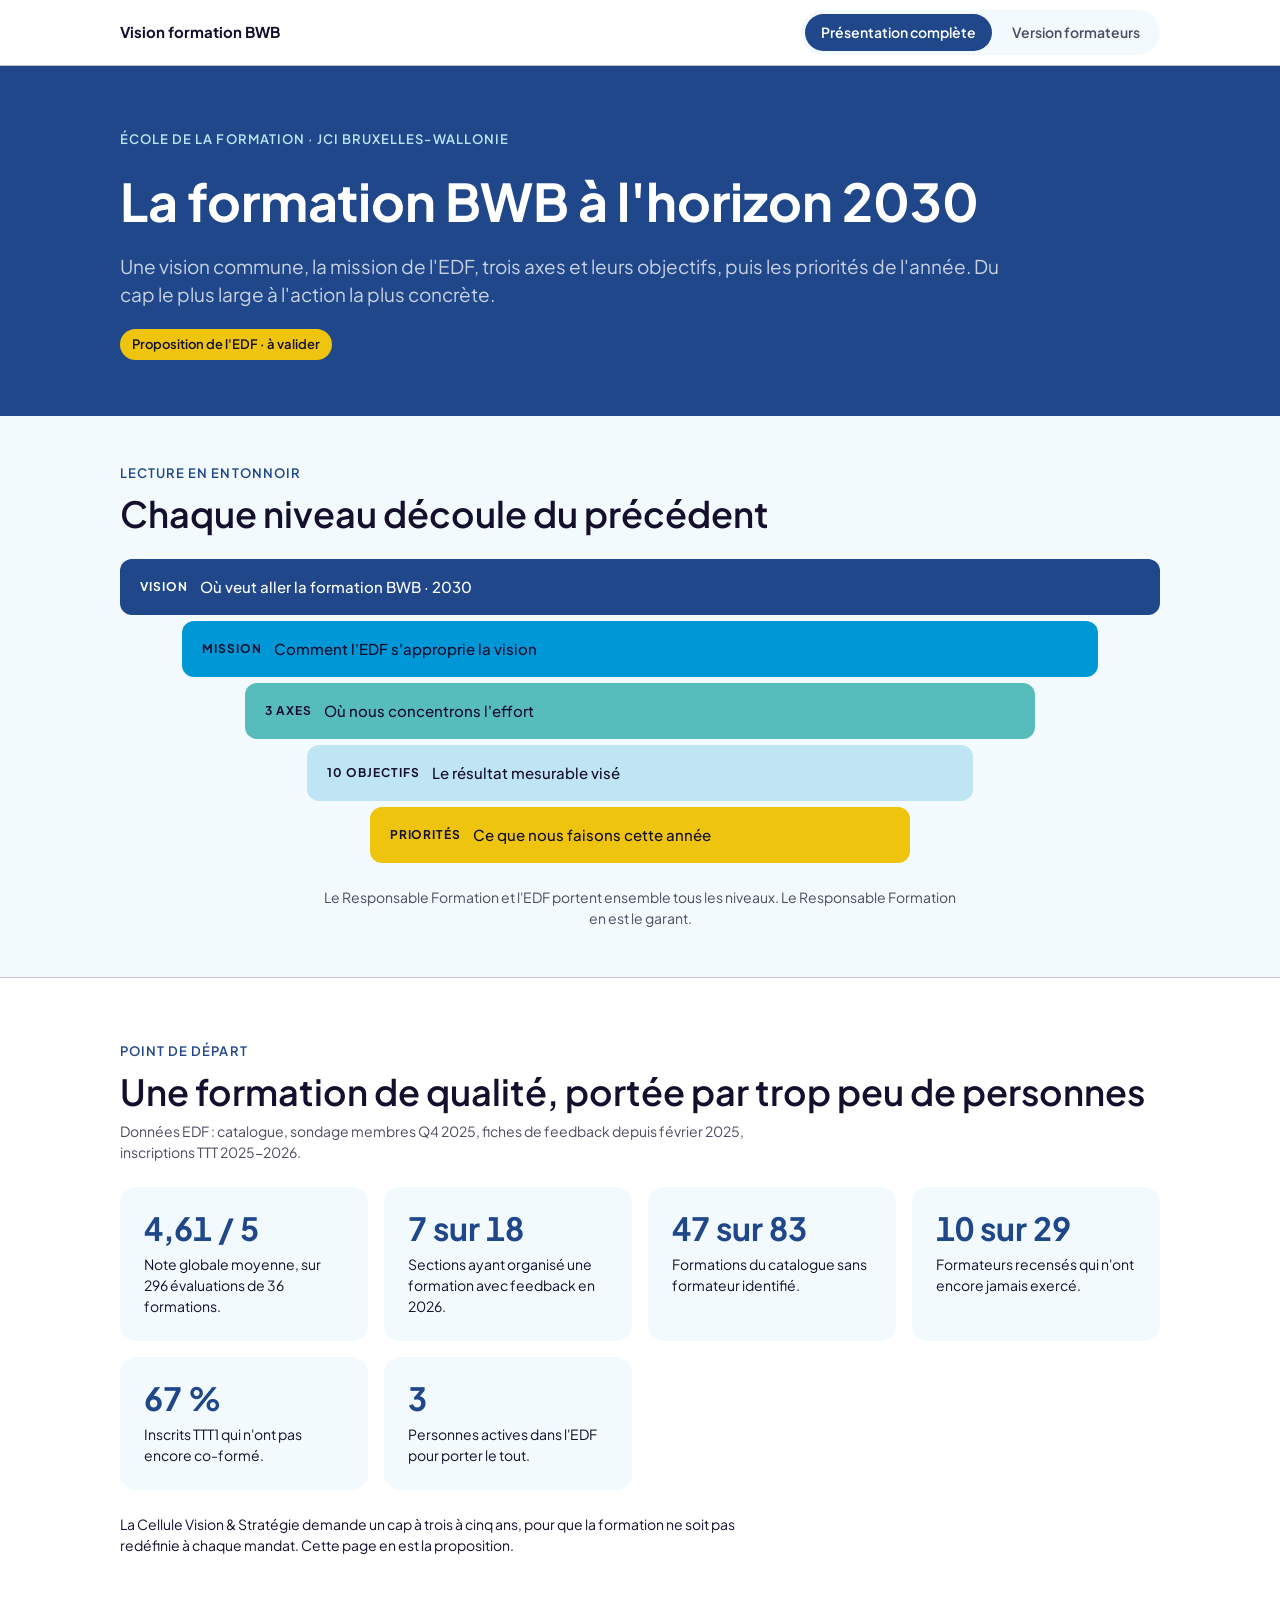
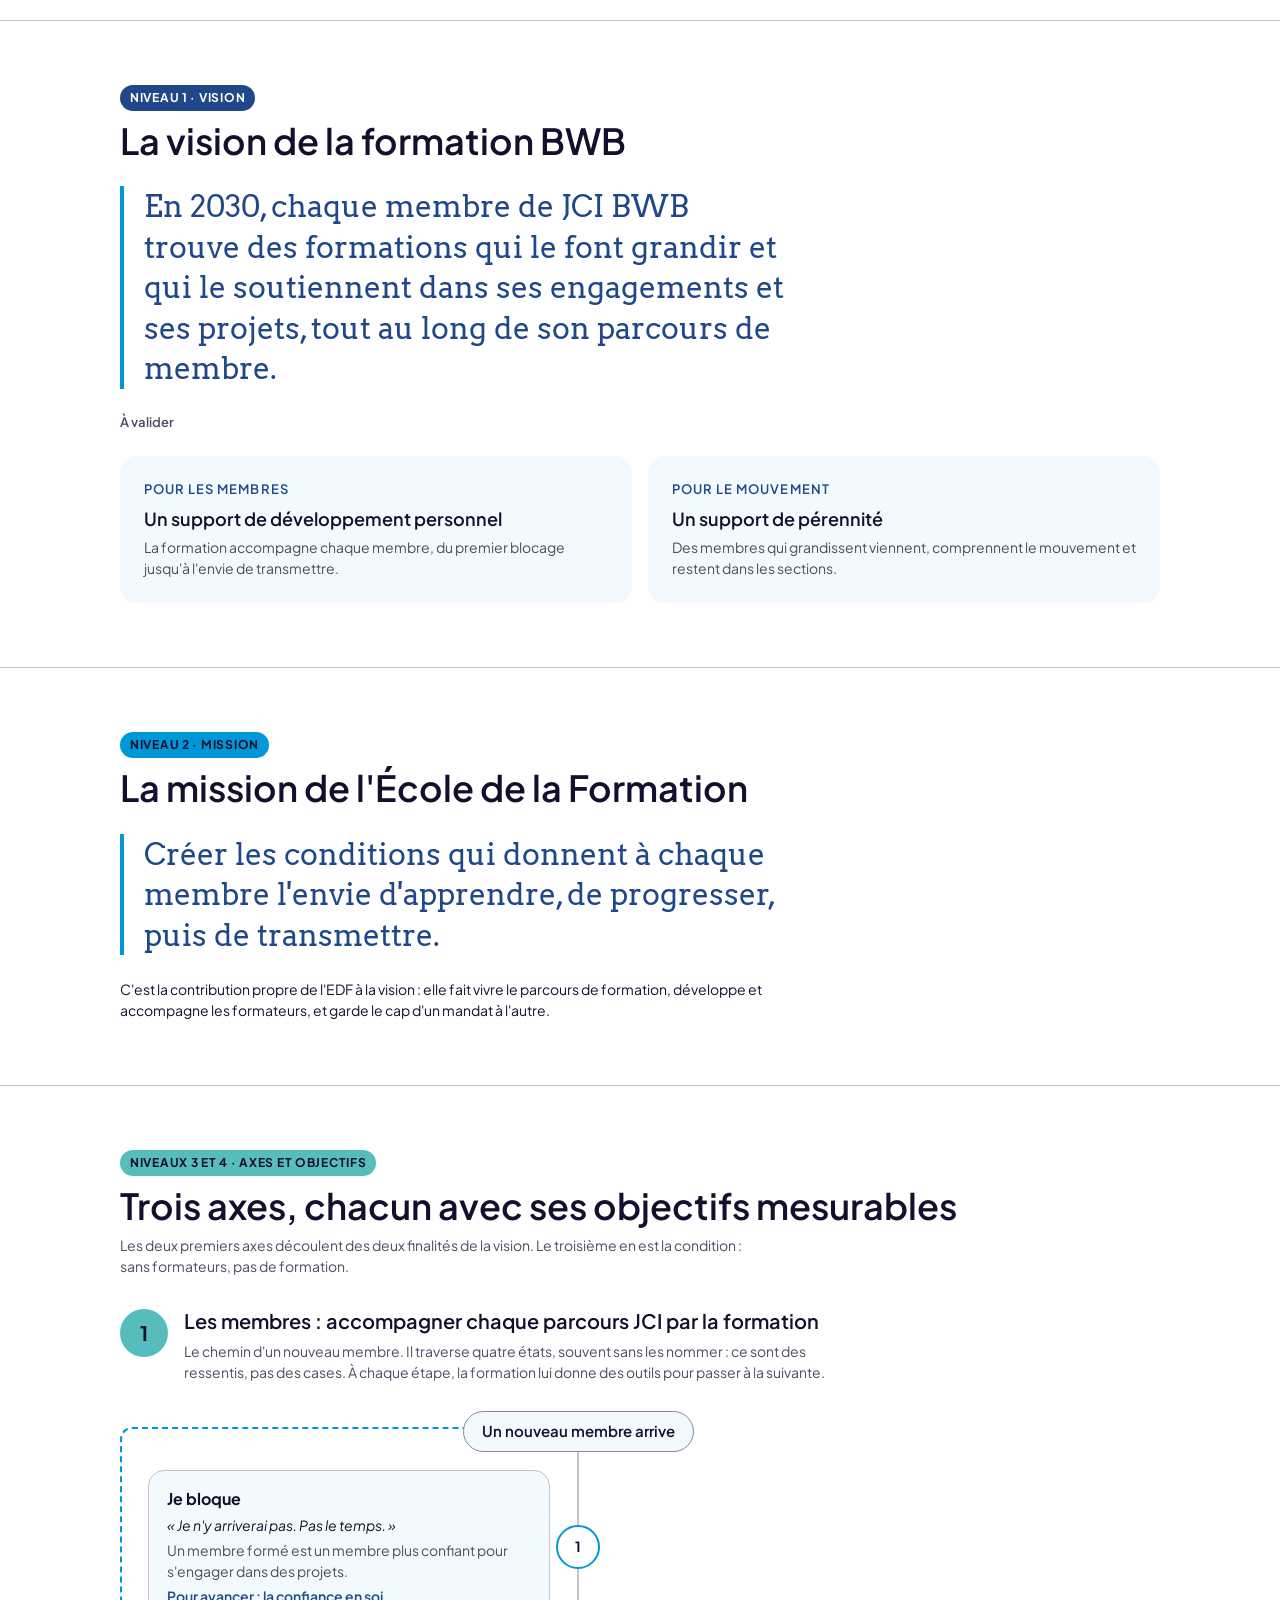
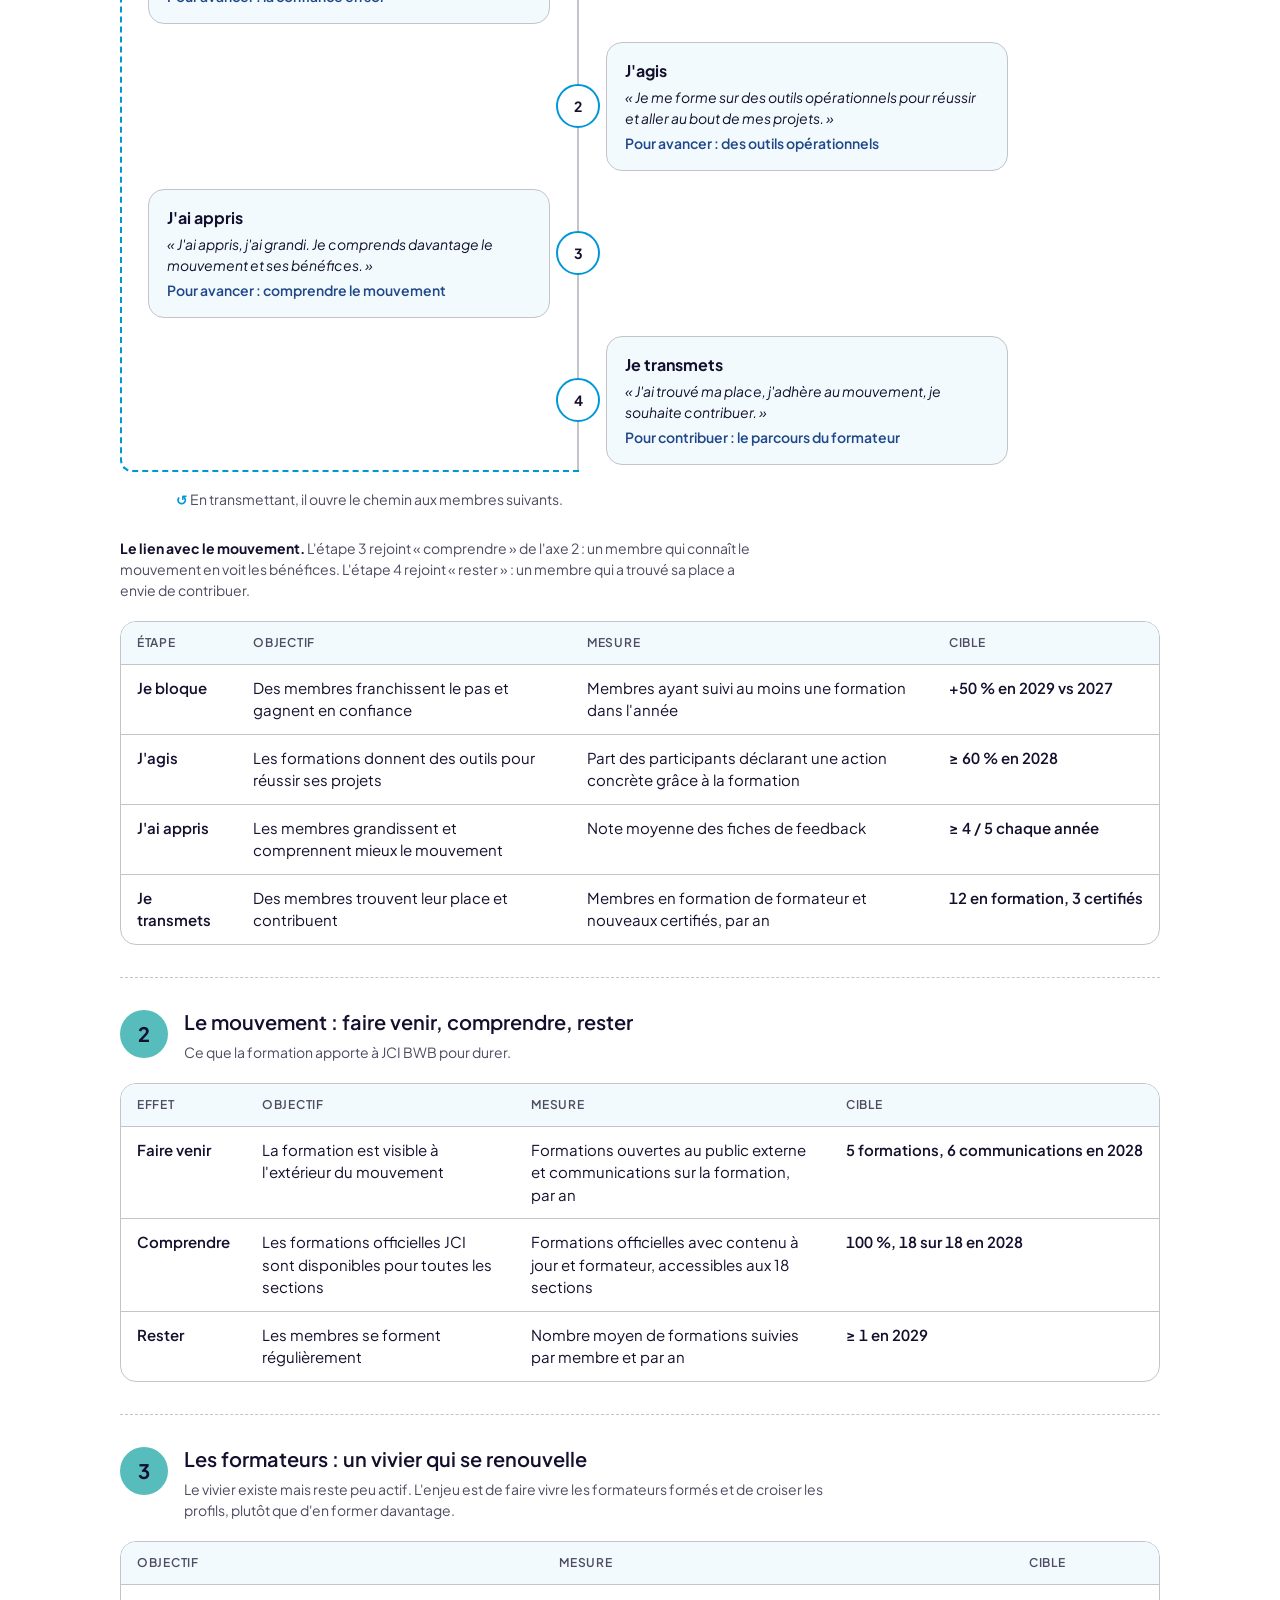
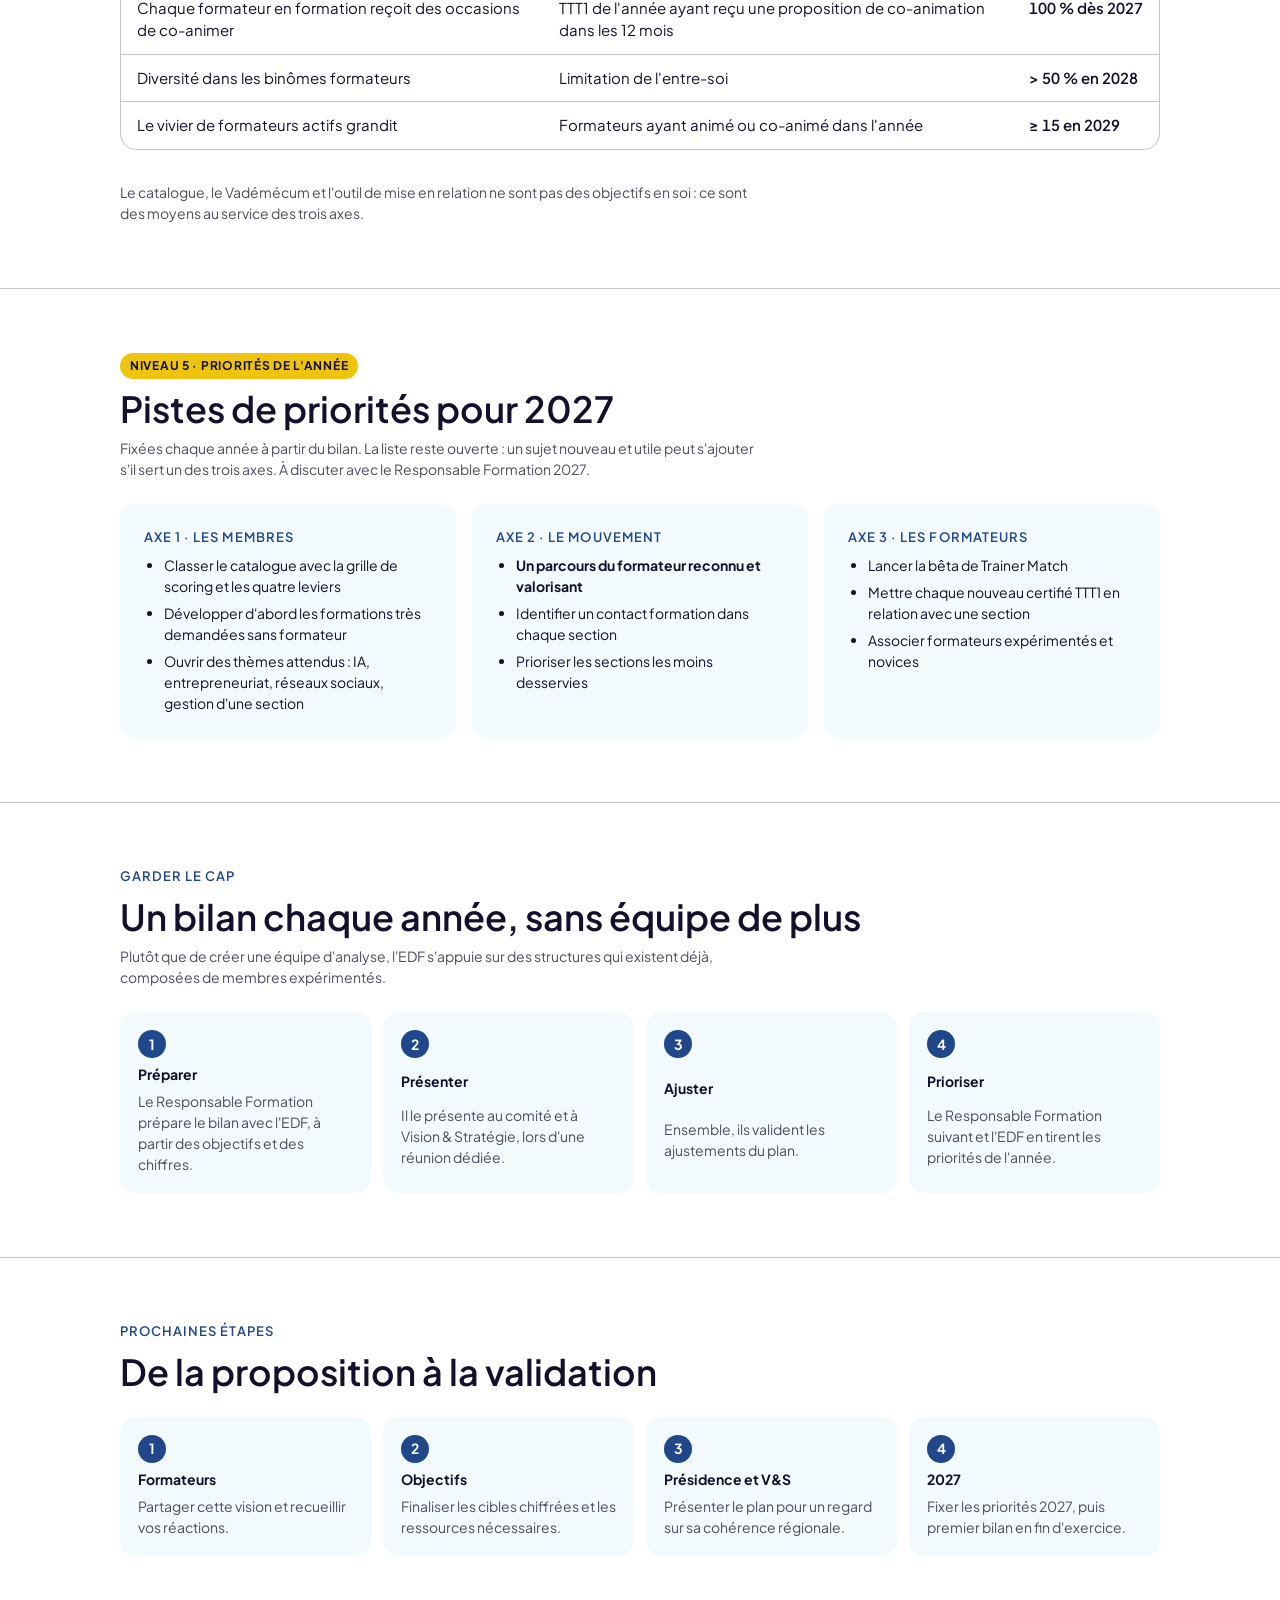
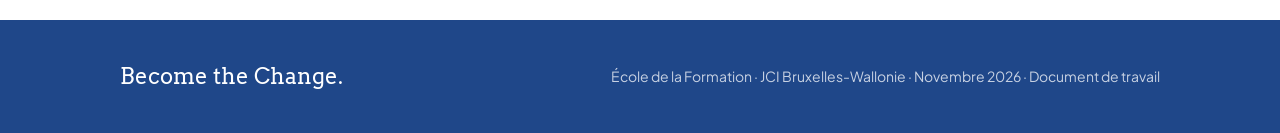
<file: vision/index.html>
<!DOCTYPE html>
<html lang="fr">
<head>
<meta charset="UTF-8">
<meta name="viewport" content="width=device-width, initial-scale=1.0, viewport-fit=cover">
<title>Vision Formation BWB 2030</title>
<link rel="preconnect" href="https://fonts.googleapis.com">
<link rel="stylesheet" href="https://fonts.googleapis.com/css2?family=Plus+Jakarta+Sans:wght@400;500;600;700&family=Arvo&display=swap">
<style>
/* Layout: un entonnoir qui sert de sommaire, puis une section par niveau, du plus large (vision) au plus concret (priorités). Système JCI. */
:root{
  --surface:#FFFFFF; --tint:#F2FAFD; --ink:#130F2D; --muted:#4E4B62; --accent-text:#1F4789;
  --blue:#0097D7; --navy:#1F4789; --teal:#57BCBC; --yellow:#EFC40F; --blue25:#BFE5F5;
  --on-dark:#FFFFFF; --on-light:#130F2D; --line:#C4C3CA; --border:#898796;
  --sans:"Plus Jakarta Sans","Readex Pro",system-ui,sans-serif; --serif:Arvo,Georgia,serif;
  --r-md:16px; --r-lg:24px;
}
@media (prefers-color-scheme:dark){:root:not([data-theme="light"]){
  --surface:#130F2D; --tint:#172049; --ink:#FFFFFF; --muted:#C4C3CA; --accent-text:#80CBEB; --line:#4E4B62; color-scheme:dark}}
:root[data-theme="dark"]{--surface:#130F2D; --tint:#172049; --ink:#FFFFFF; --muted:#C4C3CA; --accent-text:#80CBEB; --line:#4E4B62; color-scheme:dark}

body{background:var(--surface);color:var(--ink);font-family:var(--sans);font-size:16px;line-height:1.5}
.wrap{max-width:1040px;margin:0 auto;padding-left:max(16px,env(safe-area-inset-left,0px));padding-right:max(16px,env(safe-area-inset-right,0px))}
h1,h2,h3{text-wrap:balance;margin:0;font-weight:600;line-height:1.2}
h1{font-size:clamp(32px,5vw,52px);font-weight:700}
h2{font-size:clamp(26px,3.4vw,36px)}
h3{font-size:20px}
p{margin:0;max-width:65ch}
.eyebrow{font-size:13px;font-weight:600;letter-spacing:.08em;text-transform:uppercase;color:var(--accent-text)}
.muted{color:var(--muted)}
a{color:var(--accent-text)}
a:focus-visible,button:focus-visible{outline:3px solid var(--blue);outline-offset:3px;border-radius:6px}

/* Hero */
.hero{position:relative;overflow:hidden;background:var(--navy);color:var(--on-dark)}
.hero .wrap{position:relative;z-index:1;padding-block:64px 56px;display:grid;gap:20px}
.hero .eyebrow{color:#BFE5F5}
.hero p{color:#C7D1E2;font-size:19px}
.ripple{position:absolute;right:-180px;top:50%;transform:translateY(-50%);width:620px;height:620px;opacity:.9;pointer-events:none}
.tag{display:inline-flex;align-self:start;justify-self:start;gap:8px;align-items:center;background:var(--yellow);color:var(--on-light);font-weight:600;font-size:13px;padding:6px 12px;border-radius:999px}

/* Funnel */
.funnel-band{background:var(--tint)}
.funnel-band .wrap{padding-block:48px;display:grid;gap:24px}
.funnel{display:grid;gap:6px;justify-items:center;margin:0;padding:0;list-style:none}
.funnel a{display:grid;grid-template-columns:auto 1fr;align-items:center;gap:12px;text-decoration:none;border-radius:12px;padding:14px 20px;min-height:56px;box-sizing:border-box;transition:transform .15s ease}
.funnel a:hover{transform:translateY(-2px)}
.funnel .lvl{font-size:12px;font-weight:700;letter-spacing:.08em;text-transform:uppercase;white-space:nowrap}
.funnel .what{font-size:15px;font-weight:500;line-height:1.3}
.f1{width:100%;background:var(--navy);color:var(--on-dark)}
.f2{width:88%;background:var(--blue);color:var(--on-light)}
.f3{width:76%;background:var(--teal);color:var(--on-light)}
.f4{width:64%;background:var(--blue25);color:var(--on-light)}
.f5{width:52%;background:var(--yellow);color:var(--on-light)}
.funnel-note{text-align:center;margin:0 auto}

/* Sections */
section.lvl-sec{padding-block:64px;border-top:1px solid var(--line)}
section.lvl-sec .wrap{display:grid;gap:24px}
.sec-head{display:grid;gap:8px}
.chip{display:inline-flex;align-self:start;justify-self:start;font-size:12px;font-weight:700;letter-spacing:.06em;text-transform:uppercase;padding:4px 10px;border-radius:999px}
.c1{background:var(--navy);color:var(--on-dark)} .c2{background:var(--blue);color:var(--on-light)} .c3{background:var(--teal);color:var(--on-light)} .c4{background:var(--blue25);color:var(--on-light)} .c5{background:var(--yellow);color:var(--on-light)}

.statement{font-family:var(--serif);font-size:clamp(22px,3vw,30px);line-height:1.35;color:var(--accent-text);max-width:34ch;border-left:4px solid var(--blue);padding-left:20px}
.pending{font-size:13px;font-weight:600;color:var(--muted)}

.grid2{display:grid;grid-template-columns:repeat(auto-fit,minmax(260px,1fr));gap:16px}
.grid3{display:grid;grid-template-columns:repeat(auto-fit,minmax(240px,1fr));gap:16px}
.panel{background:var(--tint);border-radius:var(--r-md);padding:24px;display:grid;gap:8px;align-content:start;min-width:0}
.panel h3{font-size:18px}
.kpi{font-size:32px;font-weight:700;font-variant-numeric:tabular-nums;color:var(--accent-text);line-height:1.1}

/* Axes */
.axe{display:grid;gap:20px;padding-block:8px}
.axe + .axe{border-top:1px dashed var(--line);padding-top:32px}
.axe-head{display:grid;grid-template-columns:auto 1fr;gap:16px;align-items:start}
.axe-num{width:48px;height:48px;border-radius:50%;display:grid;place-items:center;font-weight:700;font-size:20px;background:var(--teal);color:var(--on-light)}
.steps{display:grid;grid-template-columns:repeat(auto-fit,minmax(200px,1fr));gap:12px;counter-reset:s}
.step{background:var(--tint);border-radius:var(--r-md);padding:18px;display:grid;gap:6px;align-content:start;min-width:0}
.step .name{font-weight:700}
.step .lever{font-size:14px;color:var(--accent-text);font-weight:600}
.step .desc{font-size:14px;color:var(--muted)}
.arrow{color:var(--muted);font-size:14px}

.tbl-wrap{overflow-x:auto;border-radius:var(--r-md);border:1px solid var(--line)}
table{border-collapse:collapse;width:100%;min-width:620px;font-size:15px}
th,td{text-align:left;padding:12px 16px;vertical-align:top;border-bottom:1px solid var(--line)}
tr:last-child td{border-bottom:none}
th{font-size:12px;letter-spacing:.06em;text-transform:uppercase;color:var(--muted);background:var(--tint);font-weight:600}
td.target{font-weight:600;font-variant-numeric:tabular-nums;white-space:nowrap}
td.first{font-weight:600}

/* Cycle */
.cycle{display:grid;grid-template-columns:repeat(auto-fit,minmax(200px,1fr));gap:12px;list-style:none;margin:0;padding:0;counter-reset:c}
.cycle li{counter-increment:c;background:var(--tint);border-radius:var(--r-md);padding:18px;display:grid;gap:6px}
.cycle li::before{content:counter(c);width:28px;height:28px;border-radius:50%;background:var(--navy);color:var(--on-dark);display:grid;place-items:center;font-weight:700;font-size:14px}

ul.plain{margin:0;padding-left:20px;display:grid;gap:6px;max-width:70ch}

footer{background:var(--navy);color:var(--on-dark)}
footer .wrap{padding-block:40px;display:flex;flex-wrap:wrap;gap:12px 32px;justify-content:space-between;align-items:center}
footer .sign{font-family:var(--serif);font-size:22px}
footer p{color:#C7D1E2;font-size:14px}

@media (max-width:560px){
  .f1,.f2,.f3,.f4,.f5{width:100%}
  .funnel a{grid-template-columns:1fr;gap:2px}
  .ripple{right:-300px;opacity:.45}
}
@media (prefers-reduced-motion:reduce){.funnel a{transition:none}}

/* Barre de navigation */
body::before{content:"";position:fixed;inset:0 0 auto;height:env(safe-area-inset-top,0px);z-index:30;background:var(--surface)}
.topbar{position:sticky;top:env(safe-area-inset-top,0px);z-index:20;background:var(--surface);border-bottom:1px solid var(--line)}
.topbar .wrap{display:flex;flex-wrap:wrap;align-items:center;justify-content:space-between;gap:8px 20px;padding-block:10px}
.brand{display:flex;align-items:center;gap:10px;font-weight:700;font-size:15px;color:var(--ink);text-decoration:none}
.brand-mark{width:28px;height:28px;flex:none}
.views{display:flex;gap:4px;background:var(--tint);padding:4px;border-radius:999px}
.views a{padding:8px 16px;border-radius:999px;font-size:14px;font-weight:600;color:var(--muted);text-decoration:none;white-space:nowrap}
.views a[aria-current="page"]{background:var(--navy);color:var(--on-dark)}

/* Version formateurs : slides */
.deck-wrap{padding-block:32px 48px;display:grid;gap:20px}
.deck-intro{display:flex;flex-wrap:wrap;justify-content:space-between;align-items:end;gap:12px}
.slide{background:var(--tint);border-radius:var(--r-lg);padding:clamp(24px,4vw,56px);display:grid;gap:24px;align-content:start;min-height:min(560px,70vh);position:relative;overflow:hidden;box-sizing:border-box}
.slide.dark{background:var(--navy);color:var(--on-dark)}
.slide.dark .eyebrow{color:#BFE5F5}
.slide.dark .muted{color:#C7D1E2}
.slide h2{font-size:clamp(26px,3.6vw,40px);max-width:24ch}
.slide .big{font-family:var(--serif);font-size:clamp(22px,3vw,32px);line-height:1.35;max-width:32ch}
.slide .ripple{width:520px;height:520px;right:-200px;opacity:.85}
.slide-body{position:relative;z-index:1;display:grid;gap:20px}
.cards{display:grid;grid-template-columns:repeat(auto-fit,minmax(min(200px,100%),1fr));gap:12px}
.deck,.slide,.slide-body,.deck-wrap{min-width:0}
.card{background:var(--surface);color:var(--ink);border-radius:var(--r-md);padding:18px;display:grid;gap:6px;align-content:start;min-width:0}
[hidden],.slide[hidden]{display:none!important}
.card strong{font-size:16px}
.card span{font-size:14px;color:var(--muted)}
.card .who{font-size:12px;font-weight:700;letter-spacing:.06em;text-transform:uppercase;color:var(--accent-text)}
.checks{list-style:none;margin:0;padding:0;display:grid;gap:10px;max-width:70ch}
.checks li{display:grid;grid-template-columns:28px 1fr;gap:12px;align-items:start;background:var(--surface);border-radius:12px;padding:14px 16px}
.checks li::before{content:"";width:22px;height:22px;border-radius:50%;background:var(--teal);box-shadow:inset 0 0 0 6px var(--teal),inset 0 0 0 11px var(--surface)}
.reco{font-size:12px;font-weight:700;color:var(--muted);text-transform:uppercase;letter-spacing:.06em}
.controls{display:flex;align-items:center;justify-content:space-between;gap:12px;flex-wrap:wrap}
.controls button{font:600 15px var(--sans);padding:10px 18px;border-radius:999px;border:1px solid var(--border);background:var(--surface);color:var(--ink);cursor:pointer}
.controls button:disabled{opacity:.4;cursor:default}
.controls button.primary{background:var(--navy);border-color:var(--navy);color:var(--on-dark)}
.dots{display:flex;gap:8px;flex-wrap:wrap}
.dots button{width:12px;height:12px;padding:0;border-radius:50%;border:none;background:var(--line);cursor:pointer}
.dots button[aria-current="true"]{background:var(--blue);width:28px;border-radius:6px}
.counter{font-size:14px;color:var(--muted);font-variant-numeric:tabular-nums}
@media (max-width:560px){.slide{min-height:0}.views a{padding:8px 12px}}

/* Schéma : chemin du membre */
.chemin{position:relative;display:grid;grid-template-columns:1fr 56px 1fr;row-gap:18px;padding:8px 0 8px 28px;max-width:860px}
.chemin::before{content:"";position:absolute;left:calc(28px + (100% - 28px) / 2);top:24px;bottom:46px;width:2px;transform:translateX(-1px);background:var(--line)}
.chemin::after{content:"";position:absolute;left:0;top:24px;bottom:46px;width:calc(28px + (100% - 28px) / 2);border:2px dashed var(--blue);border-right:none;border-radius:12px 0 0 12px}
.chemin .start{grid-column:1 / -1;justify-self:center;position:relative;z-index:1;background:var(--tint);border:1px solid var(--border);border-radius:999px;padding:8px 18px;font-weight:600;font-size:15px}
.chemin .pas{display:contents}
.chemin .dot{grid-column:2;align-self:center;justify-self:center;position:relative;z-index:1;width:40px;height:40px;border-radius:50%;display:grid;place-items:center;font-weight:700;background:var(--surface);border:2px solid var(--blue);color:var(--ink)}
.chemin .c{background:var(--tint);border:1px solid var(--line);border-radius:var(--r-md);padding:16px 18px;display:grid;gap:4px;min-width:0;position:relative;z-index:1}
.chemin .pas.g .c{grid-column:1}
.chemin .pas.d .c{grid-column:3}
.chemin .pas.g .dot{grid-row:auto}
.chemin .c b{font-size:16px}
.chemin .c q{font-style:italic;quotes:"« " " »"}
.chemin .c .gain{font-size:14px;color:var(--muted)}
.chemin .c .lev{font-size:14px;font-weight:600;color:var(--accent-text)}
.chemin .boucle{grid-column:1 / -1;position:relative;z-index:1;font-size:14px;color:var(--muted);padding-left:28px;margin:6px 0 0}
.chemin .boucle::before{content:"↺ ";color:var(--blue);font-weight:700}
.slide .chemin{max-width:none;row-gap:6px}
.slide .chemin .c{padding:10px 16px;gap:2px}
.slide .chemin .c b{font-size:15px}
@media (max-width:640px){
  .chemin{grid-template-columns:40px 1fr;column-gap:12px;padding-left:0;grid-auto-flow:row dense}
  .chemin .pas > span:not(.dot){display:none}
  .chemin::before{left:20px}
  .chemin::after{display:none}
  .chemin .start{grid-column:1 / -1;justify-self:start}
  .chemin .dot{grid-column:1}
  .chemin .pas.g .c,.chemin .pas.d .c{grid-column:2}
  .chemin .boucle{padding-left:0}
}
</style>
<style>html{color-scheme:light}body{margin:0;font-size:14px}img{max-width:100%}[hidden]{display:none!important}</style>
</head>
<body>
<nav class="topbar" aria-label="Navigation principale">
  <div class="wrap">
    <a class="brand" href="#complete">
      Vision formation BWB
    </a>
    <div class="views" role="tablist" aria-label="Choisir la version">
      <a href="#complete" data-view="complete">Présentation complète</a>
      <a href="#formateurs" data-view="formateurs">Version formateurs</a>
    </div>
  </div>
</nav>

<div id="view-complete">
<header class="hero">
  <div class="wrap">
    <span class="eyebrow">École de la Formation · JCI Bruxelles-Wallonie</span>
    <h1>La formation BWB à l'horizon 2030</h1>
    <p>Une vision commune, la mission de l'EDF, trois axes et leurs objectifs, puis les priorités de l'année. Du cap le plus large à l'action la plus concrète.</p>
    <span class="tag">Proposition de l'EDF · à valider</span>
  </div>
</header>

<div class="funnel-band">
  <div class="wrap">
    <div class="sec-head">
      <span class="eyebrow">Lecture en entonnoir</span>
      <h2>Chaque niveau découle du précédent</h2>
    </div>
    <ol class="funnel" aria-label="Les cinq niveaux de la vision">
      <li style="display:contents"><a class="f1" href="#vision"><span class="lvl">Vision</span><span class="what">Où veut aller la formation BWB · 2030</span></a></li>
      <li style="display:contents"><a class="f2" href="#mission"><span class="lvl">Mission</span><span class="what">Comment l'EDF s'approprie la vision</span></a></li>
      <li style="display:contents"><a class="f3" href="#axes"><span class="lvl">3 axes</span><span class="what">Où nous concentrons l'effort</span></a></li>
      <li style="display:contents"><a class="f4" href="#objectifs"><span class="lvl">10 objectifs</span><span class="what">Le résultat mesurable visé</span></a></li>
      <li style="display:contents"><a class="f5" href="#priorites"><span class="lvl">Priorités</span><span class="what">Ce que nous faisons cette année</span></a></li>
    </ol>
    <p class="funnel-note muted">Le Responsable Formation et l'EDF portent ensemble tous les niveaux. Le Responsable Formation en est le garant.</p>
  </div>
</div>

<main>

<section class="lvl-sec" id="constat">
  <div class="wrap">
    <div class="sec-head">
      <span class="eyebrow">Point de départ</span>
      <h2>Une formation de qualité, portée par trop peu de personnes</h2>
      <p class="muted">Données EDF : catalogue, sondage membres Q4 2025, fiches de feedback depuis février 2025, inscriptions TTT 2025-2026.</p>
    </div>
    <div class="grid3">
      <div class="panel"><span class="kpi">4,61 / 5</span><p>Note globale moyenne, sur 296 évaluations de 36 formations.</p></div>
      <div class="panel"><span class="kpi">7 sur 18</span><p>Sections ayant organisé une formation avec feedback en 2026.</p></div>
      <div class="panel"><span class="kpi">47 sur 83</span><p>Formations du catalogue sans formateur identifié.</p></div>
      <div class="panel"><span class="kpi">10 sur 29</span><p>Formateurs recensés qui n'ont encore jamais exercé.</p></div>
      <div class="panel"><span class="kpi">67 %</span><p>Inscrits TTT1 qui n'ont pas encore co-formé.</p></div>
      <div class="panel"><span class="kpi">3</span><p>Personnes actives dans l'EDF pour porter le tout.</p></div>
    </div>
    <p>La Cellule Vision &amp; Stratégie demande un cap à trois à cinq ans, pour que la formation ne soit pas redéfinie à chaque mandat. Cette page en est la proposition.</p>
  </div>
</section>

<section class="lvl-sec" id="vision">
  <div class="wrap">
    <div class="sec-head">
      <span class="chip c1">Niveau 1 · Vision</span>
      <h2>La vision de la formation BWB</h2>
    </div>
    <blockquote class="statement" style="margin:0">En 2030, chaque membre de JCI BWB trouve des formations qui le font grandir et qui le soutiennent dans ses engagements et ses projets, tout au long de son parcours de membre.</blockquote>
    <span class="pending">À valider</span>
    <div class="grid2">
      <div class="panel"><span class="eyebrow">Pour les membres</span><h3>Un support de développement personnel</h3><p class="muted">La formation accompagne chaque membre, du premier blocage jusqu'à l'envie de transmettre.</p></div>
      <div class="panel"><span class="eyebrow">Pour le mouvement</span><h3>Un support de pérennité</h3><p class="muted">Des membres qui grandissent viennent, comprennent le mouvement et restent dans les sections.</p></div>
    </div>
  </div>
</section>

<section class="lvl-sec" id="mission">
  <div class="wrap">
    <div class="sec-head">
      <span class="chip c2">Niveau 2 · Mission</span>
      <h2>La mission de l'École de la Formation</h2>
    </div>
    <blockquote class="statement" style="margin:0">Créer les conditions qui donnent à chaque membre l'envie d'apprendre, de progresser, puis de transmettre.</blockquote>
    <p>C'est la contribution propre de l'EDF à la vision : elle fait vivre le parcours de formation, développe et accompagne les formateurs, et garde le cap d'un mandat à l'autre.</p>
  </div>
</section>

<section class="lvl-sec" id="axes">
  <div class="wrap">
    <div class="sec-head">
      <span class="chip c3">Niveaux 3 et 4 · Axes et objectifs</span>
      <h2>Trois axes, chacun avec ses objectifs mesurables</h2>
      <p class="muted">Les deux premiers axes découlent des deux finalités de la vision. Le troisième en est la condition : sans formateurs, pas de formation.</p>
    </div>

    <div class="axe" id="objectifs">
      <div class="axe-head">
        <span class="axe-num" aria-hidden="true">1</span>
        <div class="sec-head"><h3>Les membres : accompagner chaque parcours JCI par la formation</h3><p class="muted">Le chemin d'un nouveau membre. Il traverse quatre états, souvent sans les nommer : ce sont des ressentis, pas des cases. À chaque étape, la formation lui donne des outils pour passer à la suivante.</p></div>
      </div>
      <div class="chemin" role="list" aria-label="Le chemin d’un nouveau membre en quatre étapes">
  <div class="start">Un nouveau membre arrive</div>
  <div class="pas g" role="listitem"><div class="c"><b>Je bloque</b><q>Je n'y arriverai pas. Pas le temps.</q><span class="gain">Un membre formé est un membre plus confiant pour s'engager dans des projets.</span><span class="lev">Pour avancer : la confiance en soi</span></div><span class="dot" aria-hidden="true">1</span><span></span></div>
  <div class="pas d" role="listitem"><span></span><span class="dot" aria-hidden="true">2</span><div class="c"><b>J'agis</b><q>Je me forme sur des outils opérationnels pour réussir et aller au bout de mes projets.</q><span class="lev">Pour avancer : des outils opérationnels</span></div></div>
  <div class="pas g" role="listitem"><div class="c"><b>J'ai appris</b><q>J'ai appris, j'ai grandi. Je comprends davantage le mouvement et ses bénéfices.</q><span class="lev">Pour avancer : comprendre le mouvement</span></div><span class="dot" aria-hidden="true">3</span><span></span></div>
  <div class="pas d" role="listitem"><span></span><span class="dot" aria-hidden="true">4</span><div class="c"><b>Je transmets</b><q>J'ai trouvé ma place, j'adhère au mouvement, je souhaite contribuer.</q><span class="lev">Pour contribuer : le parcours du formateur</span></div></div>
  <p class="boucle">En transmettant, il ouvre le chemin aux membres suivants.</p>
</div>
      <p class="muted"><strong style="color:var(--ink)">Le lien avec le mouvement.</strong> L'étape 3 rejoint « comprendre » de l'axe 2 : un membre qui connaît le mouvement en voit les bénéfices. L'étape 4 rejoint « rester » : un membre qui a trouvé sa place a envie de contribuer.</p>
      <div class="tbl-wrap"><table>
        <thead><tr><th>Étape</th><th>Objectif</th><th>Mesure</th><th>Cible</th></tr></thead>
        <tbody>
          <tr><td class="first">Je bloque</td><td>Des membres franchissent le pas et gagnent en confiance</td><td>Membres ayant suivi au moins une formation dans l'année</td><td class="target">+50 % en 2029 vs 2027</td></tr>
          <tr><td class="first">J'agis</td><td>Les formations donnent des outils pour réussir ses projets</td><td>Part des participants déclarant une action concrète grâce à la formation</td><td class="target">≥ 60 % en 2028</td></tr>
          <tr><td class="first">J'ai appris</td><td>Les membres grandissent et comprennent mieux le mouvement</td><td>Note moyenne des fiches de feedback</td><td class="target">≥ 4 / 5 chaque année</td></tr>
          <tr><td class="first">Je transmets</td><td>Des membres trouvent leur place et contribuent</td><td>Membres en formation de formateur et nouveaux certifiés, par an</td><td class="target">12 en formation, 3 certifiés</td></tr>
        </tbody>
      </table></div>
    </div>

    <div class="axe">
      <div class="axe-head">
        <span class="axe-num" aria-hidden="true">2</span>
        <div class="sec-head"><h3>Le mouvement : faire venir, comprendre, rester</h3><p class="muted">Ce que la formation apporte à JCI BWB pour durer.</p></div>
      </div>
      <div class="tbl-wrap"><table>
        <thead><tr><th>Effet</th><th>Objectif</th><th>Mesure</th><th>Cible</th></tr></thead>
        <tbody>
          <tr><td class="first">Faire venir</td><td>La formation est visible à l'extérieur du mouvement</td><td>Formations ouvertes au public externe et communications sur la formation, par an</td><td class="target">5 formations, 6 communications en 2028</td></tr>
          <tr><td class="first">Comprendre</td><td>Les formations officielles JCI sont disponibles pour toutes les sections</td><td>Formations officielles avec contenu à jour et formateur, accessibles aux 18 sections</td><td class="target">100 %, 18 sur 18 en 2028</td></tr>
          <tr><td class="first">Rester</td><td>Les membres se forment régulièrement</td><td>Nombre moyen de formations suivies par membre et par an</td><td class="target">≥ 1 en 2029</td></tr>
        </tbody>
      </table></div>
    </div>

    <div class="axe">
      <div class="axe-head">
        <span class="axe-num" aria-hidden="true">3</span>
        <div class="sec-head"><h3>Les formateurs : un vivier qui se renouvelle</h3><p class="muted">Le vivier existe mais reste peu actif. L'enjeu est de faire vivre les formateurs formés et de croiser les profils, plutôt que d'en former davantage.</p></div>
      </div>
      <div class="tbl-wrap"><table>
        <thead><tr><th>Objectif</th><th>Mesure</th><th>Cible</th></tr></thead>
        <tbody>
          <tr><td>Chaque formateur en formation reçoit des occasions de co-animer</td><td>TTT1 de l'année ayant reçu une proposition de co-animation dans les 12 mois</td><td class="target">100 % dès 2027</td></tr>
          <tr><td>Diversité dans les binômes formateurs</td><td>Limitation de l'entre-soi</td><td class="target">&gt; 50 % en 2028</td></tr>
          <tr><td>Le vivier de formateurs actifs grandit</td><td>Formateurs ayant animé ou co-animé dans l'année</td><td class="target">≥ 15 en 2029</td></tr>
        </tbody>
      </table></div>
    </div>
    <p class="muted">Le catalogue, le Vadémécum et l'outil de mise en relation ne sont pas des objectifs en soi : ce sont des moyens au service des trois axes.</p>
  </div>
</section>

<section class="lvl-sec" id="priorites">
  <div class="wrap">
    <div class="sec-head">
      <span class="chip c5">Niveau 5 · Priorités de l'année</span>
      <h2>Pistes de priorités pour 2027</h2>
      <p class="muted">Fixées chaque année à partir du bilan. La liste reste ouverte : un sujet nouveau et utile peut s'ajouter s'il sert un des trois axes. À discuter avec le Responsable Formation 2027.</p>
    </div>
    <div class="grid3">
      <div class="panel"><span class="eyebrow">Axe 1 · Les membres</span><ul class="plain"><li>Classer le catalogue avec la grille de scoring et les quatre leviers</li><li>Développer d'abord les formations très demandées sans formateur</li><li>Ouvrir des thèmes attendus : IA, entrepreneuriat, réseaux sociaux, gestion d'une section</li></ul></div>
      <div class="panel"><span class="eyebrow">Axe 2 · Le mouvement</span><ul class="plain"><li><strong>Un parcours du formateur reconnu et valorisant</strong></li><li>Identifier un contact formation dans chaque section</li><li>Prioriser les sections les moins desservies</li></ul></div>
      <div class="panel"><span class="eyebrow">Axe 3 · Les formateurs</span><ul class="plain"><li>Lancer la bêta de Trainer Match</li><li>Mettre chaque nouveau certifié TTT1 en relation avec une section</li><li>Associer formateurs expérimentés et novices</li></ul></div>
    </div>
  </div>
</section>

<section class="lvl-sec" id="bilan">
  <div class="wrap">
    <div class="sec-head">
      <span class="eyebrow">Garder le cap</span>
      <h2>Un bilan chaque année, sans équipe de plus</h2>
      <p class="muted">Plutôt que de créer une équipe d'analyse, l'EDF s'appuie sur des structures qui existent déjà, composées de membres expérimentés.</p>
    </div>
    <ol class="cycle">
      <li><strong>Préparer</strong><span class="muted">Le Responsable Formation prépare le bilan avec l'EDF, à partir des objectifs et des chiffres.</span></li>
      <li><strong>Présenter</strong><span class="muted">Il le présente au comité et à Vision &amp; Stratégie, lors d'une réunion dédiée.</span></li>
      <li><strong>Ajuster</strong><span class="muted">Ensemble, ils valident les ajustements du plan.</span></li>
      <li><strong>Prioriser</strong><span class="muted">Le Responsable Formation suivant et l'EDF en tirent les priorités de l'année.</span></li>
    </ol>
  </div>
</section>

<section class="lvl-sec" id="suite">
  <div class="wrap">
    <div class="sec-head">
      <span class="eyebrow">Prochaines étapes</span>
      <h2>De la proposition à la validation</h2>
    </div>
    <ol class="cycle">
      <li><strong>Formateurs</strong><span class="muted">Partager cette vision et recueillir vos réactions.</span></li>
      <li><strong>Objectifs</strong><span class="muted">Finaliser les cibles chiffrées et les ressources nécessaires.</span></li>
      <li><strong>Présidence et V&amp;S</strong><span class="muted">Présenter le plan pour un regard sur sa cohérence régionale.</span></li>
      <li><strong>2027</strong><span class="muted">Fixer les priorités 2027, puis premier bilan en fin d'exercice.</span></li>
    </ol>
  </div>
</section>

</main>

<footer>
  <div class="wrap">
    <span class="sign">Become the Change.</span>
    <p>École de la Formation · JCI Bruxelles-Wallonie · Novembre 2026 · Document de travail</p>
  </div>
</footer>
</div>

<div id="view-formateurs" hidden>
  <div class="wrap deck-wrap">
    <div class="deck-intro">
      <div class="sec-head">
        <span class="eyebrow">Version formateurs</span>
        <h1 style="font-size:clamp(26px,3.6vw,36px)">La vision de la formation BWB</h1>
      </div>
      <span class="counter" id="counter" aria-live="polite">1 / 9</span>
    </div>

    <div class="deck" id="deck">

      <section class="slide dark" aria-label="Slide 1 sur 9">
        <div class="slide-body" style="align-content:center;min-height:100%">
          <span class="eyebrow">École de la Formation · JCI BWB</span>
          <h2 style="font-size:clamp(32px,5vw,52px);max-width:18ch">La formation BWB à l’horizon 2030</h2>
          <p class="muted" style="font-size:18px">Vision, mission et actions de l’année. Présentation aux formateurs, novembre 2026.</p>
        </div>
      </section>

      <section class="slide" aria-label="Slide 2 sur 9" hidden>
        <div class="slide-body">
          <span class="eyebrow">Pourquoi une vision maintenant</span>
          <h2>Une formation de qualité, portée par trop peu de monde</h2>
          <div class="cards">
            <div class="card"><span class="kpi">4,61 / 5</span><span>de satisfaction moyenne, sur 296 évaluations</span></div>
            <div class="card"><span class="kpi">7 sur 18</span><span>sections ont organisé une formation suivie en 2026</span></div>
            <div class="card"><span class="kpi">47 sur 83</span><span>formations du catalogue sans formateur identifié</span></div>
            <div class="card"><span class="kpi">67 %</span><span>des inscrits TTT1 n’ont pas encore co-formé</span></div>
          </div>
          <p>La Cellule Vision &amp; Stratégie nous demande un cap à 3-5 ans, pour que la formation ne soit plus redéfinie à chaque mandat. Ce qui suit est notre proposition.</p>
        </div>
      </section>

      <section class="slide dark" aria-label="Slide 3 sur 9" hidden>
        <div class="slide-body">
          <span class="eyebrow">La vision de la formation BWB · 2030</span>
          <p class="big">En 2030, chaque membre de JCI BWB trouve des formations qui le font grandir et qui le soutiennent dans ses engagements et ses projets, tout au long de son parcours de membre.</p>
          <div class="cards" style="max-width:720px">
            <div class="card"><span class="who">Pour les membres</span><strong>Un support de développement personnel</strong><span>Qui accompagne chaque membre tout au long de son parcours.</span></div>
            <div class="card"><span class="who">Pour le mouvement</span><strong>Un support de pérennité</strong><span>Des membres qui viennent, comprennent le mouvement et restent.</span></div>
          </div>
        </div>
      </section>

      <section class="slide" aria-label="Slide 4 sur 9" hidden>
        <div class="slide-body">
          <span class="eyebrow">La mission de l'École de la Formation</span>
          <p class="big" style="color:var(--accent-text)">Créer les conditions qui donnent à chaque membre l'envie d'apprendre, de progresser, puis de transmettre.</p>
          <div class="cards">
            <div class="card"><strong>Faire vivre le parcours de formation</strong><span>Des formations utiles, avec un contenu à jour et un formateur, disponibles pour toutes les sections.</span></div>
            <div class="card"><strong>Développer et accompagner les formateurs</strong><span>Plus d'occasions de former, des binômes plus variés, un parcours reconnu.</span></div>
            <div class="card"><strong>Garder le cap</strong><span>Une continuité d'un mandat à l'autre, avec un bilan présenté chaque année.</span></div>
          </div>
        </div>
      </section>

      <section class="slide" aria-label="Slide 5 sur 9" hidden>
        <div class="slide-body">
          <span class="eyebrow">Le chemin d'un nouveau membre</span>
          <h2>Quatre étapes qu'un membre ressent</h2>
          <p class="muted">Ce sont des ressentis, pas des cases. À chaque étape, la formation lui donne de quoi passer à la suivante.</p>
          <div class="chemin" role="list" aria-label="Le chemin d’un nouveau membre en quatre étapes">
  <div class="start">Un nouveau membre arrive</div>
  <div class="pas g" role="listitem"><div class="c"><b>Je bloque</b><q>Je n'y arriverai pas. Pas le temps.</q><span class="gain">Un membre formé est un membre plus confiant pour s'engager dans des projets.</span><span class="lev">Pour avancer : la confiance en soi</span></div><span class="dot" aria-hidden="true">1</span><span></span></div>
  <div class="pas d" role="listitem"><span></span><span class="dot" aria-hidden="true">2</span><div class="c"><b>J'agis</b><q>Je me forme sur des outils opérationnels pour réussir et aller au bout de mes projets.</q><span class="lev">Pour avancer : des outils opérationnels</span></div></div>
  <div class="pas g" role="listitem"><div class="c"><b>J'ai appris</b><q>J'ai appris, j'ai grandi. Je comprends davantage le mouvement et ses bénéfices.</q><span class="lev">Pour avancer : comprendre le mouvement</span></div><span class="dot" aria-hidden="true">3</span><span></span></div>
  <div class="pas d" role="listitem"><span></span><span class="dot" aria-hidden="true">4</span><div class="c"><b>Je transmets</b><q>J'ai trouvé ma place, j'adhère au mouvement, je souhaite contribuer.</q><span class="lev">Pour contribuer : le parcours du formateur</span></div></div>
  <p class="boucle">En transmettant, il ouvre le chemin aux membres suivants.</p>
</div>
        </div>
      </section>

      <section class="slide" aria-label="Slide 6 sur 9" hidden>
        <div class="slide-body">
          <span class="eyebrow">Et vous, formateurs</span>
          <h2>Votre rôle à chaque étape</h2>
          <div class="cards">
            <div class="card"><span class="who">Je bloque</span><strong>Lever les freins</strong><span>Un premier pas facile : formats courts, accueil sans enjeu, témoignages.</span></div>
            <div class="card"><span class="who">J'agis</span><strong>Donner des outils</strong><span>Des outils opérationnels et des mises en situation, reliés à un projet réel de la section.</span></div>
            <div class="card"><span class="who">J'ai appris</span><strong>Donner du sens</strong><span>Relier ce qui est appris au mouvement et à ses opportunités. Une évaluation demande quelle action concrète suivra.</span></div>
            <div class="card"><span class="who">Je transmets</span><strong>Donner envie de contribuer</strong><span>Repérer les participants prêts à s'engager ou à devenir co-formateurs, et leur proposer.</span></div>
          </div>
        </div>
      </section>

      <section class="slide" aria-label="Slide 7 sur 9" hidden>
        <div class="slide-body">
          <span class="eyebrow">Trois axes, des objectifs mesurables</span>
          <h2>Ce que nous visons d'ici 2029</h2>
          <div class="cards">
            <div class="card"><span class="who">Axe 1</span><strong>Les membres</strong><ul class="plain" style="font-size:14px;color:var(--muted)"><li>+50 % de membres formés (2029)</li><li>≥ 60 % des participants passent à l'action</li><li>Qualité ≥ 4 / 5, aussi à distance</li><li>12 formateurs en formation, 3 certifiés par an</li></ul></div>
            <div class="card"><span class="who">Axe 2</span><strong>Le mouvement</strong><ul class="plain" style="font-size:14px;color:var(--muted)"><li>5 formations ouvertes à l'externe par an</li><li>Formations officielles JCI pour les 18 sections</li><li>Au moins 1 formation par membre et par an</li></ul></div>
            <div class="card"><span class="who">Axe 3</span><strong>Les formateurs</strong><ul class="plain" style="font-size:14px;color:var(--muted)"><li>Une co-animation proposée à 100 % des TTT1</li><li>Des binômes plus diversifiés</li><li>Au moins 15 formateurs actifs (2029)</li></ul></div>
          </div>
        </div>
      </section>

      <section class="slide dark" aria-label="Slide 8 sur 9" hidden>
        <div class="slide-body">
          <span class="eyebrow">Ce que nous mènerons en 2027</span>
          <h2>Les actions de l'année</h2>
          <div class="cards">
            <div class="card"><span class="who">Les membres</span><strong>Une offre utile et disponible</strong><ul class="plain" style="font-size:14px;color:var(--muted)"><li>Classer le catalogue</li><li>D'abord les formations très demandées sans formateur</li><li>Nouveaux thèmes : IA, entrepreneuriat, gestion d'une section</li></ul></div>
            <div class="card"><span class="who">Le mouvement</span><strong>Un parcours du formateur reconnu et valorisant</strong><ul class="plain" style="font-size:14px;color:var(--muted)"><li>En priorité : un parcours clair, de membre à formateur</li><li>Un contact formation dans chaque section</li></ul></div>
            <div class="card"><span class="who">Les formateurs</span><strong>Plus d'occasions de former</strong><ul class="plain" style="font-size:14px;color:var(--muted)"><li>Lancement de Trainer Match</li><li>Une co-animation pour chaque nouveau TTT1</li><li>Binômes expérimentés et nouveaux</li></ul></div>
          </div>
          <p class="muted">Pistes à confirmer avec le Responsable Formation 2027. Une équipe EDF de 3 personnes : nous gardons peu de priorités, mais nous les menons au bout.</p>
        </div>
      </section>

      <section class="slide" aria-label="Slide 9 sur 9" hidden>
        <div class="slide-body">
          <span class="eyebrow">Et maintenant</span>
          <h2>Vos réactions avant la validation</h2>
          <div class="cards">
            <div class="card"><span class="who">Novembre 2026</span><strong>Partage avec les formateurs</strong></div>
            <div class="card"><span class="who">Ensuite</span><strong>Présentation à la Présidence et à V&amp;S</strong></div>
            <div class="card"><span class="who">Début 2027</span><strong>Priorités fixées avec le Responsable Formation</strong></div>
            <div class="card"><span class="who">Fin 2027</span><strong>Premier bilan annuel</strong></div>
          </div>
          <div class="card"><strong>Trois questions pour vous</strong><ul class="plain" style="font-size:15px;color:var(--muted)"><li>Cette vision vous parle-t-elle ?</li><li>Quelles actions de 2027 vous semblent les plus utiles ?</li><li>Êtes-vous prêts à accueillir un co-formateur cette année ?</li></ul></div>
        </div>
      </section>

    </div>

    <div class="controls">
      <button type="button" id="prev">Précédent</button>
      <div class="dots" id="dots" aria-label="Aller à une slide"></div>
      <button type="button" id="next" class="primary">Suivant</button>
    </div>
  </div>
</div>

<script>
(function(){
  var views={complete:document.getElementById('view-complete'),formateurs:document.getElementById('view-formateurs')};
  var tabs=document.querySelectorAll('.views a');
  function route(){
    var h=location.hash.replace('#','');
    var v=h==='formateurs'?'formateurs':'complete';
    views.complete.hidden=v!=='complete';
    views.formateurs.hidden=v!=='formateurs';
    tabs.forEach(function(t){ if(t.dataset.view===v){t.setAttribute('aria-current','page');}else{t.removeAttribute('aria-current');} });
    if(h==='complete'||h==='formateurs'||h===''){window.scrollTo(0,0);}
  }
  window.addEventListener('hashchange',route); route();

  var slides=[].slice.call(document.querySelectorAll('#deck .slide'));
  var dots=document.getElementById('dots'), prev=document.getElementById('prev'), next=document.getElementById('next'), counter=document.getElementById('counter');
  var i=0;
  slides.forEach(function(_,k){var b=document.createElement('button');b.type='button';b.setAttribute('aria-label','Slide '+(k+1));b.addEventListener('click',function(){go(k)});dots.appendChild(b);});
  function go(k){
    i=Math.max(0,Math.min(slides.length-1,k));
    slides.forEach(function(s,n){s.hidden=n!==i});
    [].forEach.call(dots.children,function(d,n){d.setAttribute('aria-current',n===i?'true':'false')});
    prev.disabled=i===0; next.disabled=i===slides.length-1;
    counter.textContent=(i+1)+' / '+slides.length;
  }
  prev.addEventListener('click',function(){go(i-1)});
  next.addEventListener('click',function(){go(i+1)});
  document.addEventListener('keydown',function(e){
    if(views.formateurs.hidden) return;
    if(e.key==='ArrowRight'||e.key==='PageDown'){go(i+1)}
    if(e.key==='ArrowLeft'||e.key==='PageUp'){go(i-1)}
  });
  go(0);
})();
</script>
</body>
</html>
</file>
<file: charte-jci/tokens/tokens.css>
/* Charte JCI (Brand Guidelines v1.4) — généré depuis tokens/tokens.json. Ne pas éditer à la main. */
@font-face{font-family:'Plus Jakarta Sans';src:url('../assets/fonts/PlusJakartaSans-300.woff2') format('woff2');font-weight:300;font-style:normal;font-display:swap}
@font-face{font-family:'Plus Jakarta Sans';src:url('../assets/fonts/PlusJakartaSans-400.woff2') format('woff2');font-weight:400;font-style:normal;font-display:swap}
@font-face{font-family:'Plus Jakarta Sans';src:url('../assets/fonts/PlusJakartaSans-500.woff2') format('woff2');font-weight:500;font-style:normal;font-display:swap}
@font-face{font-family:'Plus Jakarta Sans';src:url('../assets/fonts/PlusJakartaSans-600.woff2') format('woff2');font-weight:600;font-style:normal;font-display:swap}
@font-face{font-family:'Plus Jakarta Sans';src:url('../assets/fonts/PlusJakartaSans-700.woff2') format('woff2');font-weight:700;font-style:normal;font-display:swap}
@font-face{font-family:'Arvo';src:url('../assets/fonts/Arvo-400.woff2') format('woff2');font-weight:400;font-style:normal;font-display:swap}
:root{
  --jci-blue: #0097D7;
  --jci-black: #130F2D;
  --jci-white: #FFFFFF;
  --jci-navy: #1F4789;
  --jci-teal: #57BCBC;
  --jci-yellow: #EFC40F;
  --jci-blue-75: #40B1E1;
  --jci-blue-50: #80CBEB;
  --jci-blue-25: #BFE5F5;
  --jci-black-75: #4E4B62;
  --jci-black-50: #898796;
  --jci-black-25: #C4C3CA;
  --jci-navy-75: #5775A6;
  --jci-navy-50: #8FA3C4;
  --jci-navy-25: #C7D1E2;
  --jci-teal-75: #81CDCD;
  --jci-teal-50: #ABDEDE;
  --jci-teal-25: #D5EEEE;
  --jci-yellow-75: #F3D34B;
  --jci-yellow-50: #F7E287;
  --jci-yellow-25: #FBF0C3;
  --surface: #FFFFFF;
  --surface-tint: #F2FAFD;
  --ink: #130F2D;
  --ink-muted: #4E4B62;
  --accent: #0097D7;
  --accent-text: #1F4789;
  --on-accent: #130F2D;
  --highlight: #EFC40F;
  --on-highlight: #130F2D;
  --secondary: #1F4789;
  --on-secondary: #FFFFFF;
  --support: #57BCBC;
  --on-support: #130F2D;
  --border: #898796;
  --font-sans: "Plus Jakarta Sans", "Readex Pro", system-ui, sans-serif;
  --font-serif: Arvo, Georgia, serif;
  --font-nonlatin: "Noto Sans", system-ui, sans-serif;
  --space-1: 4px;
  --space-2: 8px;
  --space-3: 16px;
  --space-4: 24px;
  --space-5: 32px;
  --space-6: 48px;
  --space-7: 64px;
  --radius-sm: 8px;
  --radius-md: 16px;
  --radius-lg: 24px;
}
[data-theme="dark"]{
  --surface: #130F2D;
  --surface-tint: #172049;
  --ink: #FFFFFF;
  --ink-muted: #C4C3CA;
  --accent: #0097D7;
  --accent-text: #80CBEB;
  --on-accent: #130F2D;
  --highlight: #EFC40F;
  --on-highlight: #130F2D;
  --secondary: #1F4789;
  --on-secondary: #FFFFFF;
  --support: #57BCBC;
  --on-support: #130F2D;
  --border: #898796;
}
.jci-title{font-family:var(--font-sans);font-size:48px;line-height:1.2;font-weight:400;letter-spacing:0}
.jci-subtitle{font-family:var(--font-sans);font-size:24px;line-height:1.3;font-weight:400;letter-spacing:0}
.jci-subheading{font-family:var(--font-sans);font-size:20px;line-height:1.4;font-weight:600;letter-spacing:0}
.jci-paragraph{font-family:var(--font-sans);font-size:16px;line-height:1.4;font-weight:400;letter-spacing:0}
.jci-location-name{font-family:var(--font-sans);font-size:60px;line-height:1.1;font-weight:700;letter-spacing:0}
.jci-quote{font-family:var(--font-serif);font-size:24px;line-height:1.3;font-weight:400;letter-spacing:0}
</file>
